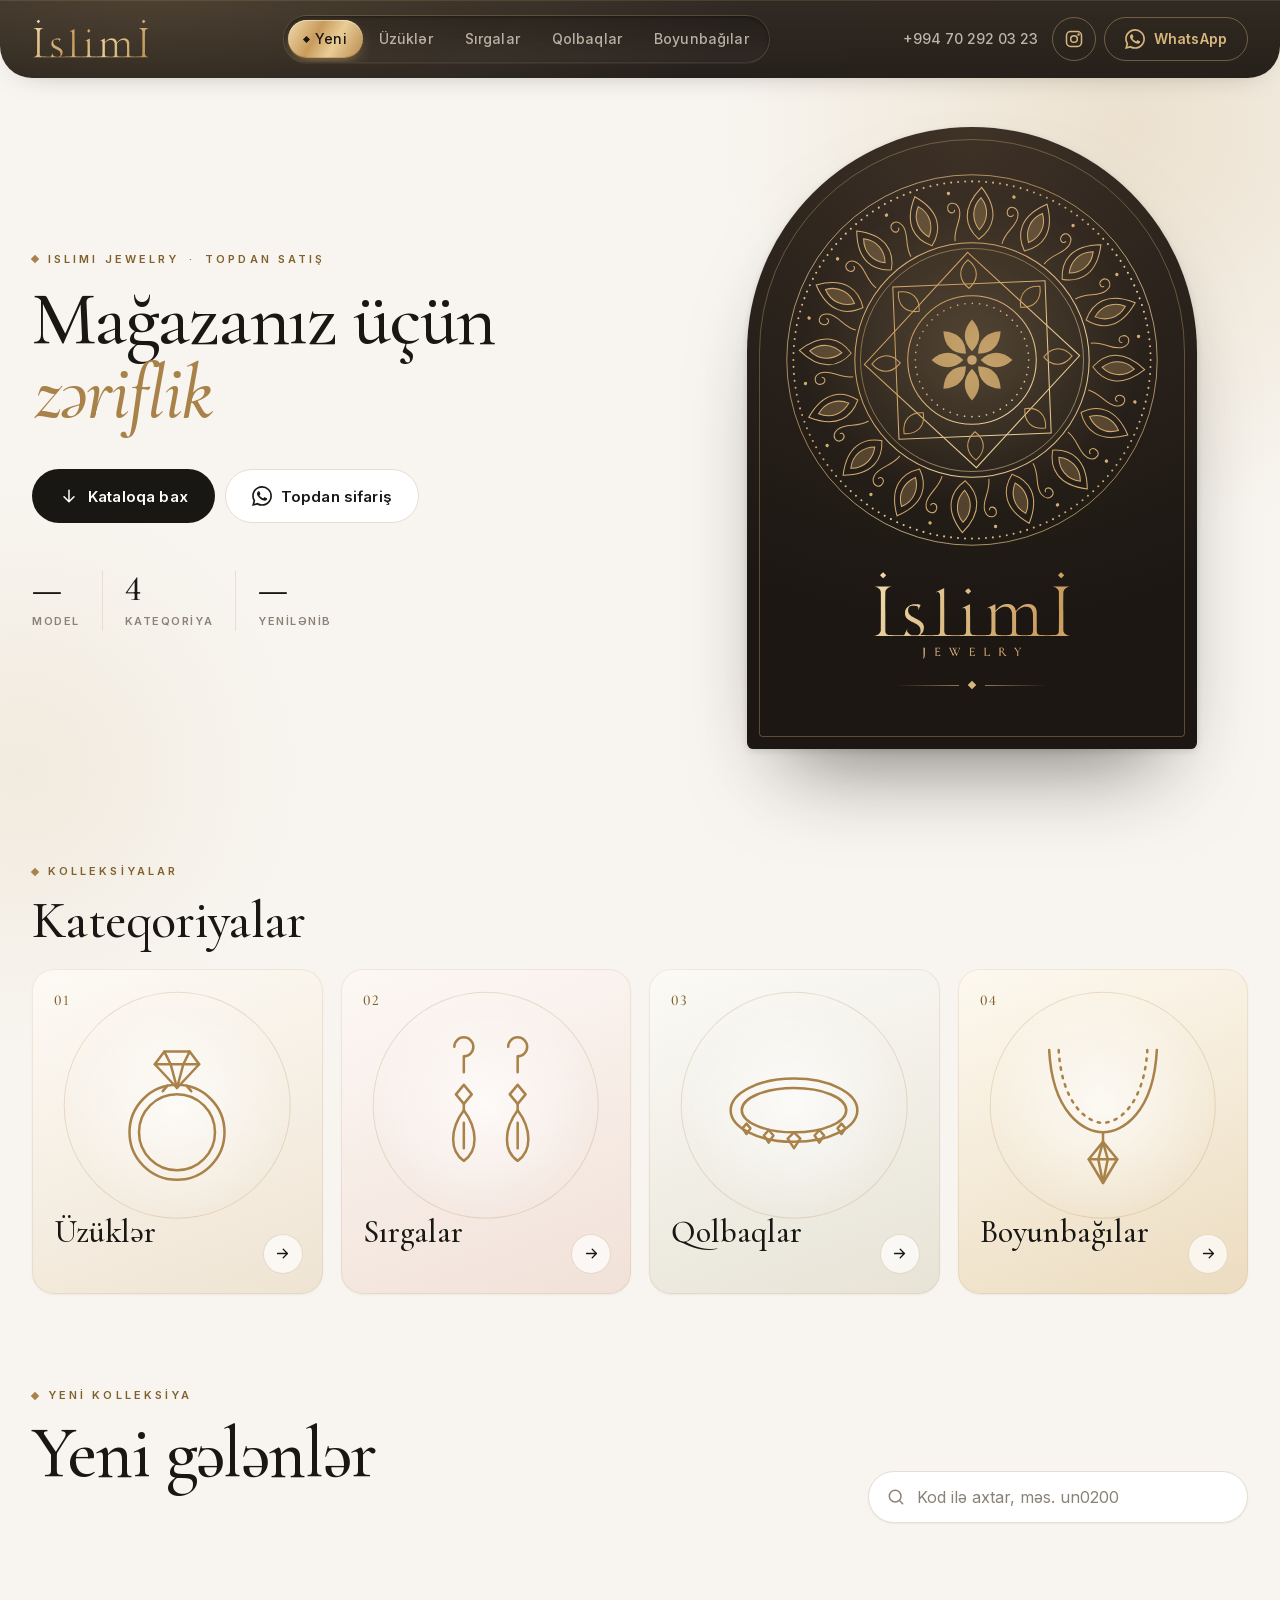
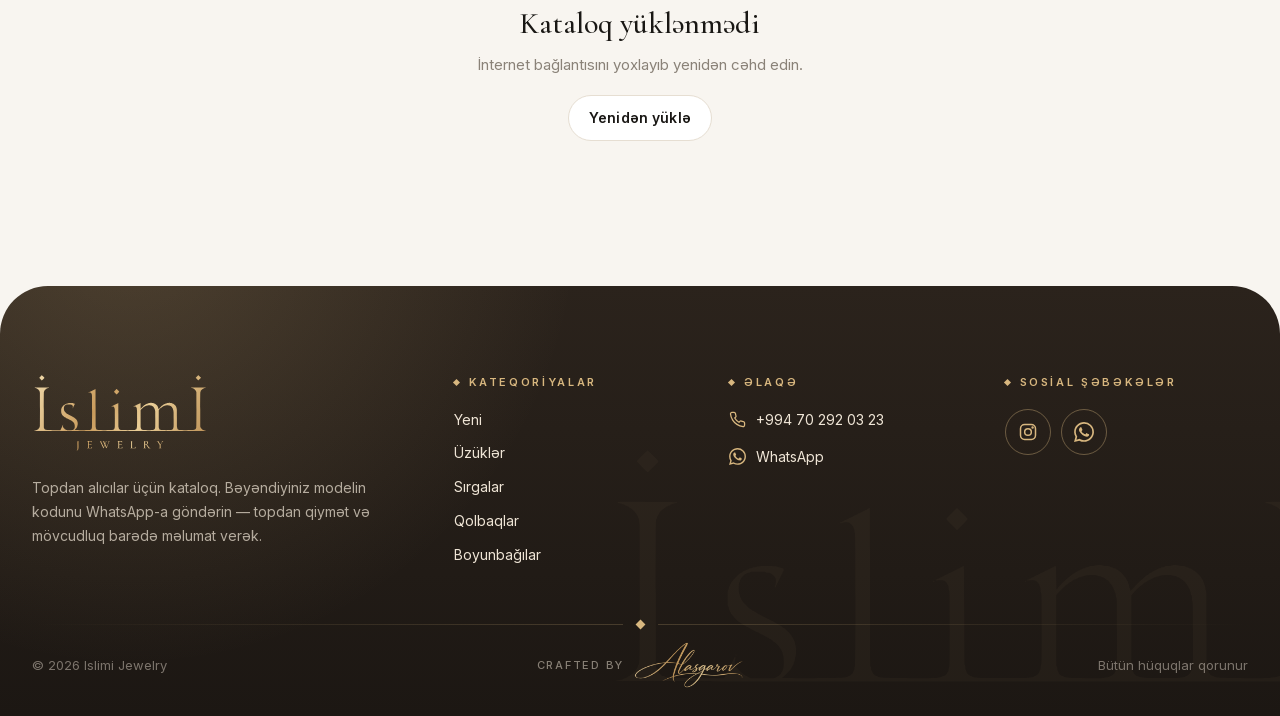
<file: index.html>
<!DOCTYPE html>
<html lang="az">
<head>
  <meta charset="UTF-8" />
  <meta name="viewport" content="width=device-width, initial-scale=1, viewport-fit=cover" />
  <title>Islimi Jewelry — topdan zinət əşyaları kataloqu</title>
  <meta name="description" content="Islimi Jewelry — topdan alıcılar üçün kataloq: üzüklər, sırgalar, qolbaqlar və boyunbağılar. Modelin kodunu WhatsApp-a göndərin." />
  <meta name="theme-color" content="#2b231c" />
  <link rel="canonical" href="https://catalog.islimi.az/" />
  <meta property="og:type" content="website" />
  <meta property="og:site_name" content="Islimi Jewelry" />
  <meta property="og:title" content="Islimi Jewelry — topdan zinət əşyaları kataloqu" />
  <meta property="og:description" content="Islimi Jewelry — topdan alıcılar üçün kataloq: üzüklər, sırgalar, qolbaqlar və boyunbağılar. Modelin kodunu WhatsApp-a göndərin." />
  <meta property="og:url" content="https://catalog.islimi.az/" />
  <meta property="og:image" content="https://catalog.islimi.az/assets/og.jpg" />
  <meta property="og:image:width" content="1200" />
  <meta property="og:image:height" content="630" />
  <meta property="og:locale" content="az_AZ" />
  <meta name="twitter:card" content="summary_large_image" />
  <link rel="icon" href="data:image/svg+xml,%3Csvg xmlns='http://www.w3.org/2000/svg' viewBox='0 0 64 64'%3E%3Crect width='64' height='64' rx='16' fill='%23191714'/%3E%3Crect x='23' y='23' width='18' height='18' fill='%23c9a76f' transform='rotate(45 32 32)'/%3E%3C/svg%3E" />
  <link rel="apple-touch-icon" href="/assets/apple-touch-icon.png" />

  <link rel="preconnect" href="https://video.islimi.az" />
  <link rel="preload" href="/assets/fonts/cormorant-garamond-v4.woff2" as="font" type="font/woff2" crossorigin />
  <link rel="preload" href="/assets/fonts/inter-v4.woff2" as="font" type="font/woff2" crossorigin />
  <link rel="stylesheet" href="/assets/catalog.css?v=079d27b0" />
  <script defer src="/assets/catalog.js?v=df672673"></script>

  <script type="text/javascript">
    (function(c,l,a,r,i,t,y){
        c[a]=c[a]||function(){(c[a].q=c[a].q||[]).push(arguments)};
        t=l.createElement(r);t.async=1;t.src="https://www.clarity.ms/tag/"+i;
        y=l.getElementsByTagName(r)[0];y.parentNode.insertBefore(t,y);
    })(window, document, "clarity", "script", "shfkj35kk3");
  </script>
</head>
<body class="is-home">
  <a class="skip" href="#grid">Kataloqa keç</a>

  <header class="header" id="header">
    <div class="header__inner wrap">
      <a class="header__logo" href="/" aria-label="Islimi Jewelry — ana səhifə"><span class="logo-mark" role="img" aria-label="Islimi"></span></a>
      <nav class="cats" id="cats" aria-label="Kateqoriyalar">
        <span class="cats__pill" aria-hidden="true"></span>
        <a class="chip" href="/" data-slug="" aria-current="page"><span class="diamond" aria-hidden="true"></span>Yeni</a>
        <a class="chip" href="/uzukler" data-slug="uzukler">Üzüklər <span class="chip__count"></span></a>
        <a class="chip" href="/sirqalar" data-slug="sirqalar">Sırgalar <span class="chip__count"></span></a>
        <a class="chip" href="/qolbaqlar" data-slug="qolbaqlar">Qolbaqlar <span class="chip__count"></span></a>
        <a class="chip" href="/boyunbagilar" data-slug="boyunbagilar">Boyunbağılar <span class="chip__count"></span></a>
      </nav>
      <div class="header__actions">
        <a class="header__phone" href="tel:+994702920323">+994 70 292 03 23</a>
        <a class="icon-btn header__call" href="tel:+994702920323" aria-label="Zəng edin: +994 70 292 03 23"><svg class="icon" viewBox="0 0 24 24" fill="none" stroke="currentColor" stroke-width="1.8" stroke-linecap="round" stroke-linejoin="round" aria-hidden="true"><path d="M22 16.92v3a2 2 0 0 1-2.18 2 19.79 19.79 0 0 1-8.63-3.07 19.5 19.5 0 0 1-6-6 19.79 19.79 0 0 1-3.07-8.67A2 2 0 0 1 4.11 2h3a2 2 0 0 1 2 1.72c.13.96.36 1.9.7 2.81a2 2 0 0 1-.45 2.11L8.09 9.91a16 16 0 0 0 6 6l1.27-1.27a2 2 0 0 1 2.11-.45c.91.34 1.85.57 2.81.7A2 2 0 0 1 22 16.92z"/></svg></a>
        <a class="icon-btn" href="https://www.instagram.com/islimi_jewellery/" target="_blank" rel="noopener" aria-label="Instagram"><svg class="icon" viewBox="0 0 24 24" fill="none" stroke="currentColor" stroke-width="1.8" stroke-linecap="round" stroke-linejoin="round" aria-hidden="true"><rect x="3" y="3" width="18" height="18" rx="5"/><circle cx="12" cy="12" r="4"/><circle cx="17.5" cy="6.5" r=".6" fill="currentColor"/></svg></a>
        <a class="btn btn--wa header__wa" href="https://wa.me/994702920323?text=Salam%21" target="_blank" rel="noopener" aria-label="WhatsApp ilə yazın"><svg class="icon" viewBox="0 0 24 24" fill="currentColor" aria-hidden="true"><path d="M17.47 14.38c-.3-.15-1.76-.87-2.03-.97-.27-.1-.47-.15-.67.15-.2.3-.77.97-.94 1.16-.17.2-.35.22-.64.08-.3-.15-1.26-.47-2.39-1.48-.88-.79-1.48-1.76-1.65-2.06-.17-.3-.02-.46.13-.6.13-.14.3-.35.45-.52.15-.18.2-.3.3-.5.1-.2.05-.37-.03-.52-.07-.15-.67-1.61-.92-2.2-.24-.58-.49-.5-.67-.51h-.57c-.2 0-.52.07-.79.37-.27.3-1.04 1.02-1.04 2.48 0 1.46 1.07 2.88 1.21 3.07.15.2 2.1 3.2 5.08 4.49.71.31 1.26.49 1.7.63.71.22 1.36.19 1.87.12.57-.09 1.76-.72 2-1.41.25-.7.25-1.29.18-1.42-.08-.12-.28-.2-.57-.35M12.05 21.79h-.01a9.87 9.87 0 0 1-5.03-1.38l-.36-.21-3.74.98 1-3.65-.24-.37a9.86 9.86 0 0 1-1.51-5.26c0-5.45 4.44-9.88 9.89-9.88 2.64 0 5.12 1.03 6.99 2.9a9.83 9.83 0 0 1 2.89 6.99c0 5.45-4.44 9.88-9.88 9.88m8.41-18.3A11.82 11.82 0 0 0 12.05 0C5.5 0 .16 5.34.16 11.89c0 2.1.55 4.14 1.59 5.95L.06 24l6.3-1.65a11.88 11.88 0 0 0 5.69 1.45c6.55 0 11.89-5.34 11.89-11.89 0-3.18-1.24-6.17-3.48-8.42"/></svg><span>WhatsApp</span></a>
      </div>
    </div>
  </header>

  <main>
    <section class="hero home-only is-loading" id="hero">
      <div class="wrap hero__grid">
        <div class="hero__text reveal">
          <p class="eyebrow"><span class="diamond" aria-hidden="true"></span><span lang="en">Islimi Jewelry</span><span aria-hidden="true">·</span><span>Topdan satış</span></p>
          <h1 class="hero__title">Mağazanız üçün <em>zəriflik</em></h1>
          <div class="hero__cta">
            <a class="btn btn--dark btn--lg" href="#catalog" data-scroll><svg class="icon" viewBox="0 0 24 24" fill="none" stroke="currentColor" stroke-width="1.8" stroke-linecap="round" stroke-linejoin="round" aria-hidden="true"><path d="M12 5v14M6 13l6 6 6-6"/></svg>Kataloqa bax</a>
            <a class="btn btn--ghost btn--lg" href="https://wa.me/994702920323?text=Salam%21" target="_blank" rel="noopener"><svg class="icon" viewBox="0 0 24 24" fill="currentColor" aria-hidden="true"><path d="M17.47 14.38c-.3-.15-1.76-.87-2.03-.97-.27-.1-.47-.15-.67.15-.2.3-.77.97-.94 1.16-.17.2-.35.22-.64.08-.3-.15-1.26-.47-2.39-1.48-.88-.79-1.48-1.76-1.65-2.06-.17-.3-.02-.46.13-.6.13-.14.3-.35.45-.52.15-.18.2-.3.3-.5.1-.2.05-.37-.03-.52-.07-.15-.67-1.61-.92-2.2-.24-.58-.49-.5-.67-.51h-.57c-.2 0-.52.07-.79.37-.27.3-1.04 1.02-1.04 2.48 0 1.46 1.07 2.88 1.21 3.07.15.2 2.1 3.2 5.08 4.49.71.31 1.26.49 1.7.63.71.22 1.36.19 1.87.12.57-.09 1.76-.72 2-1.41.25-.7.25-1.29.18-1.42-.08-.12-.28-.2-.57-.35M12.05 21.79h-.01a9.87 9.87 0 0 1-5.03-1.38l-.36-.21-3.74.98 1-3.65-.24-.37a9.86 9.86 0 0 1-1.51-5.26c0-5.45 4.44-9.88 9.89-9.88 2.64 0 5.12 1.03 6.99 2.9a9.83 9.83 0 0 1 2.89 6.99c0 5.45-4.44 9.88-9.88 9.88m8.41-18.3A11.82 11.82 0 0 0 12.05 0C5.5 0 .16 5.34.16 11.89c0 2.1.55 4.14 1.59 5.95L.06 24l6.3-1.65a11.88 11.88 0 0 0 5.69 1.45c6.55 0 11.89-5.34 11.89-11.89 0-3.18-1.24-6.17-3.48-8.42"/></svg>Topdan sifariş</a>
          </div>
          <dl class="hero__stats">
            <div class="stat"><dt class="stat__label">model</dt><dd class="stat__num" id="statTotal"></dd></div>
            <div class="stat"><dt class="stat__label">kateqoriya</dt><dd class="stat__num">4</dd></div>
            <div class="stat"><dt class="stat__label">yenilənib</dt><dd class="stat__num" id="statUpdated"></dd></div>
          </dl>
        </div>
        <div class="hero__visual reveal" aria-hidden="true">
          <div class="hero__arch">
            <img class="hero__orn" src="/assets/ornament.svg" alt="" width="400" height="400" />
            <span class="logo-mark logo-mark--full hero__mark"></span>
            <span class="hero__rule"><span class="diamond"></span></span>
            <span class="hero__spark" style="--x: 14%; --y: 64%; --d: 0s"></span>
            <span class="hero__spark" style="--x: 84%; --y: 58%; --d: 1.6s"></span>
            <span class="hero__spark" style="--x: 22%; --y: 90%; --d: 3.1s"></span>
          </div>
        </div>
      </div>
    </section>

    <section class="section home-only reveal">
      <div class="wrap">
        <div class="section-head">
          <div>
            <p class="eyebrow"><span class="diamond" aria-hidden="true"></span>Kolleksiyalar</p>
            <h2 class="section-title">Kateqoriyalar</h2>
          </div>
        </div>
        <div class="tiles" id="tiles">
          <a class="tile tile--uzukler" href="/uzukler" data-slug="uzukler">
            <span class="tile__index">01</span>
            <span class="tile__icon" aria-hidden="true"><svg viewBox="0 0 120 120" fill="none" stroke="currentColor" stroke-width="1.6" stroke-linecap="round" stroke-linejoin="round"><circle cx="60" cy="76" r="30"/><circle cx="60" cy="76" r="24"/><path d="M46 33 52 25h16l6 8-14 15z"/><path d="M46 33h28M52 25l4 8 4 15 4-15 4-8"/><path d="M54 46.5l-3 3.5M66 46.5l3 3.5"/></svg></span>
            <span class="tile__body"><span><span class="tile__name">Üzüklər</span><span class="tile__count" data-count="uzukler">&nbsp;</span></span><span class="tile__arrow"><svg class="icon" viewBox="0 0 24 24" fill="none" stroke="currentColor" stroke-width="1.8" stroke-linecap="round" stroke-linejoin="round" aria-hidden="true"><path d="M5 12h14M13 6l6 6-6 6"/></svg></span></span>
          </a>
          <a class="tile tile--sirqalar" href="/sirqalar" data-slug="sirqalar">
            <span class="tile__index">02</span>
            <span class="tile__icon" aria-hidden="true"><svg viewBox="0 0 120 120" fill="none" stroke="currentColor" stroke-width="1.6" stroke-linecap="round" stroke-linejoin="round"><path d="M40 22a6 6 0 1 1 6 6v10"/><path d="M46 46l5 6-5 6-5-6z"/><path d="M46 58v4"/><path d="M46 62c-9 12-9 26 0 32 9-6 9-20 0-32z"/><path d="M46 70v16"/><path d="M74 22a6 6 0 1 1 6 6v10"/><path d="M80 46l5 6-5 6-5-6z"/><path d="M80 58v4"/><path d="M80 62c-9 12-9 26 0 32 9-6 9-20 0-32z"/><path d="M80 70v16"/></svg></span>
            <span class="tile__body"><span><span class="tile__name">Sırgalar</span><span class="tile__count" data-count="sirqalar">&nbsp;</span></span><span class="tile__arrow"><svg class="icon" viewBox="0 0 24 24" fill="none" stroke="currentColor" stroke-width="1.8" stroke-linecap="round" stroke-linejoin="round" aria-hidden="true"><path d="M5 12h14M13 6l6 6-6 6"/></svg></span></span>
          </a>
          <a class="tile tile--qolbaqlar" href="/qolbaqlar" data-slug="qolbaqlar">
            <span class="tile__index">03</span>
            <span class="tile__icon" aria-hidden="true"><svg viewBox="0 0 120 120" fill="none" stroke="currentColor" stroke-width="1.6" stroke-linecap="round" stroke-linejoin="round"><ellipse cx="60" cy="62" rx="40" ry="20"/><ellipse cx="60" cy="62" rx="33" ry="14"/><path d="M60 76l4 4-4 6-4-6z"/><path d="M44 74.5l3 3.5-3 4.5-3-4.5zM76 74.5l3 3.5-3 4.5-3-4.5z"/><path d="M30 70.5l2.5 3-2.5 3.5-2.5-3.5zM90 70.5l2.5 3-2.5 3.5-2.5-3.5z"/></svg></span>
            <span class="tile__body"><span><span class="tile__name">Qolbaqlar</span><span class="tile__count" data-count="qolbaqlar">&nbsp;</span></span><span class="tile__arrow"><svg class="icon" viewBox="0 0 24 24" fill="none" stroke="currentColor" stroke-width="1.8" stroke-linecap="round" stroke-linejoin="round" aria-hidden="true"><path d="M5 12h14M13 6l6 6-6 6"/></svg></span></span>
          </a>
          <a class="tile tile--boyunbagilar" href="/boyunbagilar" data-slug="boyunbagilar">
            <span class="tile__index">04</span>
            <span class="tile__icon" aria-hidden="true"><svg viewBox="0 0 120 120" fill="none" stroke="currentColor" stroke-width="1.6" stroke-linecap="round" stroke-linejoin="round"><path d="M26 24c2 40 22 52 34 52s32-12 34-52"/><path d="M32 24c2 34 18 46 28 46s26-12 28-46" stroke-dasharray="1.5 4"/><path d="M60 76v6"/><path d="M60 82l9 11-9 15-9-15z"/><path d="M51 93h18M60 82l-3 11 3 15 3-15z"/></svg></span>
            <span class="tile__body"><span><span class="tile__name">Boyunbağılar</span><span class="tile__count" data-count="boyunbagilar">&nbsp;</span></span><span class="tile__arrow"><svg class="icon" viewBox="0 0 24 24" fill="none" stroke="currentColor" stroke-width="1.8" stroke-linecap="round" stroke-linejoin="round" aria-hidden="true"><path d="M5 12h14M13 6l6 6-6 6"/></svg></span></span>
          </a>
        </div>
      </div>
    </section>

    <section class="wrap" id="catalog">
      <div class="intro">
        <div>
          <p class="eyebrow" id="pageEyebrow"><span class="diamond" aria-hidden="true"></span>Yeni kolleksiya</p>
          <h2 class="intro__title" id="pageTitle">Yeni gələnlər</h2>
          <p class="intro__meta" id="pageMeta" aria-live="polite"></p>
        </div>
        <div class="intro__tools">
          <label class="search" role="search">
            <svg class="icon" viewBox="0 0 24 24" fill="none" stroke="currentColor" stroke-width="1.8" stroke-linecap="round" stroke-linejoin="round" aria-hidden="true"><circle cx="11" cy="11" r="7"/><path d="m20 20-3.5-3.5"/></svg>
            <input id="search" type="search" placeholder="Kod ilə axtar, məs. un0200" autocomplete="off" autocapitalize="off" spellcheck="false" enterkeyhint="search" aria-label="Kod ilə axtar" />
            <button class="search__clear" id="searchClear" type="button" aria-label="Təmizlə" hidden><svg class="icon" viewBox="0 0 24 24" fill="none" stroke="currentColor" stroke-width="2" stroke-linecap="round" stroke-linejoin="round" aria-hidden="true"><path d="M6 6l12 12M18 6 6 18"/></svg></button>
          </label>
          <div class="sort" id="sort" role="group" aria-label="Sıralama" hidden>
            <span class="sort__label">Sırala</span>
            <button class="sort__btn" type="button" data-sort="new" aria-pressed="true">Yeni</button>
            <button class="sort__btn" type="button" data-sort="pop" aria-pressed="false">Populyar</button>
            <button class="sort__btn" type="button" data-sort="code" aria-pressed="false">Kod</button>
          </div>
        </div>
      </div>

      <div class="grid" id="grid"></div>
      <div class="status" id="status" aria-live="polite"></div>
      <button class="btn btn--outline more" id="more" type="button" hidden>Daha çox göstər</button>
      <div class="sentinel" id="sentinel" aria-hidden="true"></div>
    </section>

  </main>

  <footer class="footer">
    <div class="wrap">
      <div class="footer__grid">
        <div class="footer__about">
          <a href="/" class="footer__logo" aria-label="Islimi Jewelry"><span class="logo-mark logo-mark--full" role="img" aria-label="Islimi Jewelry"></span></a>
          <p>Topdan alıcılar üçün kataloq. Bəyəndiyiniz modelin kodunu WhatsApp-a göndərin — topdan qiymət və mövcudluq barədə məlumat verək.</p>
        </div>
        <div>
          <h4>Kateqoriyalar</h4>
          <ul class="footer__cats">
            <li><a href="/">Yeni</a></li>
            <li><a href="/uzukler">Üzüklər</a></li>
            <li><a href="/sirqalar">Sırgalar</a></li>
            <li><a href="/qolbaqlar">Qolbaqlar</a></li>
            <li><a href="/boyunbagilar">Boyunbağılar</a></li>
          </ul>
        </div>
        <div>
          <h4>Əlaqə</h4>
          <ul>
            <li><a class="contact" href="tel:+994702920323"><svg class="icon" viewBox="0 0 24 24" fill="none" stroke="currentColor" stroke-width="1.8" stroke-linecap="round" stroke-linejoin="round" aria-hidden="true"><path d="M22 16.92v3a2 2 0 0 1-2.18 2 19.79 19.79 0 0 1-8.63-3.07 19.5 19.5 0 0 1-6-6 19.79 19.79 0 0 1-3.07-8.67A2 2 0 0 1 4.11 2h3a2 2 0 0 1 2 1.72c.13.96.36 1.9.7 2.81a2 2 0 0 1-.45 2.11L8.09 9.91a16 16 0 0 0 6 6l1.27-1.27a2 2 0 0 1 2.11-.45c.91.34 1.85.57 2.81.7A2 2 0 0 1 22 16.92z"/></svg>+994 70 292 03 23</a></li>
            <li><a class="contact" href="https://wa.me/994702920323?text=Salam%21" target="_blank" rel="noopener"><svg class="icon" viewBox="0 0 24 24" fill="currentColor" aria-hidden="true"><path d="M17.47 14.38c-.3-.15-1.76-.87-2.03-.97-.27-.1-.47-.15-.67.15-.2.3-.77.97-.94 1.16-.17.2-.35.22-.64.08-.3-.15-1.26-.47-2.39-1.48-.88-.79-1.48-1.76-1.65-2.06-.17-.3-.02-.46.13-.6.13-.14.3-.35.45-.52.15-.18.2-.3.3-.5.1-.2.05-.37-.03-.52-.07-.15-.67-1.61-.92-2.2-.24-.58-.49-.5-.67-.51h-.57c-.2 0-.52.07-.79.37-.27.3-1.04 1.02-1.04 2.48 0 1.46 1.07 2.88 1.21 3.07.15.2 2.1 3.2 5.08 4.49.71.31 1.26.49 1.7.63.71.22 1.36.19 1.87.12.57-.09 1.76-.72 2-1.41.25-.7.25-1.29.18-1.42-.08-.12-.28-.2-.57-.35M12.05 21.79h-.01a9.87 9.87 0 0 1-5.03-1.38l-.36-.21-3.74.98 1-3.65-.24-.37a9.86 9.86 0 0 1-1.51-5.26c0-5.45 4.44-9.88 9.89-9.88 2.64 0 5.12 1.03 6.99 2.9a9.83 9.83 0 0 1 2.89 6.99c0 5.45-4.44 9.88-9.88 9.88m8.41-18.3A11.82 11.82 0 0 0 12.05 0C5.5 0 .16 5.34.16 11.89c0 2.1.55 4.14 1.59 5.95L.06 24l6.3-1.65a11.88 11.88 0 0 0 5.69 1.45c6.55 0 11.89-5.34 11.89-11.89 0-3.18-1.24-6.17-3.48-8.42"/></svg>WhatsApp</a></li>
            <li class="contact-ig"><a class="contact" href="https://www.instagram.com/islimi_jewellery/" target="_blank" rel="noopener"><svg class="icon" viewBox="0 0 24 24" fill="none" stroke="currentColor" stroke-width="1.8" stroke-linecap="round" stroke-linejoin="round" aria-hidden="true"><rect x="3" y="3" width="18" height="18" rx="5"/><circle cx="12" cy="12" r="4"/><circle cx="17.5" cy="6.5" r=".6" fill="currentColor"/></svg>@islimi_jewellery</a></li>
          </ul>
        </div>
        <div>
          <h4>Sosial şəbəkələr</h4>
          <div class="footer__social">
            <a href="https://www.instagram.com/islimi_jewellery/" target="_blank" rel="noopener" aria-label="Instagram"><svg class="icon" viewBox="0 0 24 24" fill="none" stroke="currentColor" stroke-width="1.8" stroke-linecap="round" stroke-linejoin="round" aria-hidden="true"><rect x="3" y="3" width="18" height="18" rx="5"/><circle cx="12" cy="12" r="4"/><circle cx="17.5" cy="6.5" r=".6" fill="currentColor"/></svg></a>
            <a href="https://wa.me/994702920323?text=Salam%21" target="_blank" rel="noopener" aria-label="WhatsApp"><svg class="icon" viewBox="0 0 24 24" fill="currentColor" aria-hidden="true"><path d="M17.47 14.38c-.3-.15-1.76-.87-2.03-.97-.27-.1-.47-.15-.67.15-.2.3-.77.97-.94 1.16-.17.2-.35.22-.64.08-.3-.15-1.26-.47-2.39-1.48-.88-.79-1.48-1.76-1.65-2.06-.17-.3-.02-.46.13-.6.13-.14.3-.35.45-.52.15-.18.2-.3.3-.5.1-.2.05-.37-.03-.52-.07-.15-.67-1.61-.92-2.2-.24-.58-.49-.5-.67-.51h-.57c-.2 0-.52.07-.79.37-.27.3-1.04 1.02-1.04 2.48 0 1.46 1.07 2.88 1.21 3.07.15.2 2.1 3.2 5.08 4.49.71.31 1.26.49 1.7.63.71.22 1.36.19 1.87.12.57-.09 1.76-.72 2-1.41.25-.7.25-1.29.18-1.42-.08-.12-.28-.2-.57-.35M12.05 21.79h-.01a9.87 9.87 0 0 1-5.03-1.38l-.36-.21-3.74.98 1-3.65-.24-.37a9.86 9.86 0 0 1-1.51-5.26c0-5.45 4.44-9.88 9.89-9.88 2.64 0 5.12 1.03 6.99 2.9a9.83 9.83 0 0 1 2.89 6.99c0 5.45-4.44 9.88-9.88 9.88m8.41-18.3A11.82 11.82 0 0 0 12.05 0C5.5 0 .16 5.34.16 11.89c0 2.1.55 4.14 1.59 5.95L.06 24l6.3-1.65a11.88 11.88 0 0 0 5.69 1.45c6.55 0 11.89-5.34 11.89-11.89 0-3.18-1.24-6.17-3.48-8.42"/></svg></a>
          </div>
        </div>
      </div>
      <div class="footer__divider" aria-hidden="true"><span class="diamond"></span></div>
      <div class="footer__bottom">
        <span class="footer__copy">© <span data-year>2026</span> Islimi Jewelry</span>
        <a class="sig" href="https://alasgarov.com" target="_blank" rel="noopener" aria-label="Crafted by Alasgarov"><span>Crafted by</span><svg viewBox="0 0 380 160" aria-hidden="true"><mask id="islSigMask"><g fill="none" stroke="#fff" stroke-linecap="round" stroke-linejoin="round"><path d="M5,115.8l.4,2.4l.6,1.6l1.8,2.1l2,1.3l2.2,1l4.2,.8l4.8,.5l4,0l7-1l4.2-.9l4.3-1.2l5.5-1.9l9-3.8l11.5-6.5l12.3-8.3l10.2-8.4l6.8-6l10-9.7l1.8-2l1.3-2.8l5.2-2.8l1-2.2l2.1-2.5l16.6-18l9.2-9.7l15.5-15.3l8-7.1l7.7-6.1l3.8-2.4l3.8-.9l.8,.5l.1,0l4.8-2l-4.8,2l.2,.6l-.8,3.7l-8.5,15.2l-8,15.5l-8.9,18.7l-4.5,10.3l-.6,2.2l-2.1,2.8l-.5,2.5l-4.8,12.5l-3.2,9.7l-2.1,7.6l-1.5,6.4l-1.2,8.3l.6,7.3l.6,2.7l1.4,2.3l1.4,1.4" pathLength="1" stroke-width="8.5" class="sig-stroke" style="animation-delay:0.1s;animation-duration:0.35s"/><path d="M5,115.8l.5-2l1.1-2.3l1.8-2.5l3.1-3.4l6.7-5.3l9.3-5.6l11.5-5.6l12.8-5l12.2-4.1l16-4.1l10.5-2l12-1.7l4.5-.2l2.1,.8l5-2.3l1.9,.7l10.8,0l9.7,.6l10.7,1.3l2.6,1.4l1.8-1.2l2.2,1.5l6.2,1.7l3.5,1.3l1.5,.9l.5,0l3-3.2l.7-.2l2.3,.1l1.3-.5l3.7-2.9l10.3-9.5l8-8.7l4.8-6l4.3-6l3.7-6l1.4-3.3l.5-2l-.4-1l-1.1-.6l-1.2,0l-1.3,.5l-4.3,2.7l-7.2,6.9l-3.8,4.2l-7.8,9.8l-7.3,10.5l-4.7,7.5l-1.5,4l-3.9,4.5l-.6,2l-5.8,11.5l-2.8,7.2l-.9,3.6l0,2.4l.6,1.8l.7,.7l1.3,.1l3-1.3l6-5l7.3-6.7l1.7-.5l.7,.2l.8,.7l.5,1.5l.7,.5l2.6-.4l4.4-2.9l6-5l3.7-1.3l1.8-2.4l.3-1.2l-.2-.6l3.7-.9l-3.7,.9l0-.2l-.8-1.4l-.8-.8l-2-.5l-1,.1l-2.7,1l-3.7,2.5l-3,2.7l-2.6,3l-2.3,3l-.8,2l.4,1.9l1,.5l2.3-.4l1.2-.6l3.2-2.3l6-5l2.6-.9l.6,.2l.2,.3l-.4,3l.4,2l.5,1.2l.7,.4l1,.1l3-.7l4.7-2.8l6.5-5.1l2.5-1.2l.7-.9l.8-2.3l2.5-2.6l2.5-1.4l1.9-.2l-1.9,.2l-2,1.1l-2,1.7l-1.4,2l-.2,2l.4,1.5l1.9,3l.7,2.5l-.3,2.8l-.8,2l-1.8,2l-3.5,2.5l-3.2,1.3l-2.6,.2l-1.3-.6l-.2-1l.5-1.2l1.6-1.6l3-2.1l4.7-2.6l3.6-.8l1.1-1.5l1.3-.8l2-.6l3.5-1.5l2-.4l.8,.1l.6,.6l.2,1l-1.2,3.2l-.2,2.2l.6,.7l1.2,0l2-.6l1.5-.9l3.3-2.3l6-5.2l1.2-.6l2-.3l.7-1l.1-2l-1-1.2l-1.6-1l-2.2-.2l-2.2,.8l-2,1.1l-7.5,6.2l6.2-5.3l3.5-2.2l2-.6l1.8,0l1.2,.5l1.5,1.4l4-2l-4,2l.4,1l-.2,1.5l-.9,2l-1.3,6.2l-4.3,7.3l-.6,.2l-1.4-.5l-2,.5l-11.7,6.3l-1.7,1.7l-5.4,1.1l-1.6,2l-13,7.8l-8.8,6.3l-7,6.1l-4.6,5l-2.4,3.2l-2,3.8l-1,3.5l.3,2.7l1.5,2.6l2.2,1.4l3,.8l4.8-.2l2.4-.6l4-1.4l6.8-3.6l5.8-4.1l4.7-4.1l5.3-5.2l8.1-10l7-10.8l1.1-3l2.5-2.3l.7-2.5l1.8-3.4l.7-2.5l4.2-6.8l.6-.2l1.3,.2l2-.5l3.7-2.2l2-.5l.7,.3l.4,.6l.2,2.6l.4,1.3l.8,.3l2.2-.6l1.3-.5l2-1.4l6.5-5.2l2.8-.9l.9-.6l1.3-1.7l.6-1.5l0-.1l2.9-.4l-2.9,.4l-.1-.9l-1-1.7l-1.5-.7l-1.8-.1l-3,1.1l-2.4,1.5l-2.6,2.1l-5.8,6.3l-.6,1.5l.2,3l1,.4l3.2-1l8.3-6.4l1-.6l2-.5l.5,.2l.1,.4l-.1,4l.4,1.5l1.1,.9l2-.1l1.3-.4l2-1.1l2.7-1.9l5.3-4.4l2-2l1.3-2.2l1.8-1.6l.7-1l.6-2.2l-.3-.8l-1.1,0l-1.1,.8l-.6,1.2l.1,1.8l.8,.8l1.2,.6l4,.4l.8,.7l.4,1l-.5,2.5l-3.7,6l-1.9,4l.3,2.2l.7,.8l.9,.1l2.3-.5l1.5-.8l4.5-3.2l5-4.1l2-.9l1,0l.5,.4l0,2l.4,2.2l.8,1.4l.8,.3l1.5-.2l2.5-1.2l2.8-2.3l2.3-2.4l1.4-2l1.4-2.8l.3-2.5l-.5-1.3l-1.9-1.1l-1,0l-1,.3l-2,1.3l-2.6,2.3l-4.5,5.7l3.3-4.2l2.5-2.7l2.3-1.8l1.4-.8l1-.2l1,.2l2,1.3l.8,.1l4.8-.5l5.4-1.5l1.8-.1l.7,.4l.4,.6l5.4-3l-5.4,3l-.3,2.3l-3.2,6l-1.6,4.2l-.2,1.5l.1,1.3l.6,.7l.7,.1l1.8-.4l2-1.1l18-16.3l8.2-6.5l6.3-3.6l2.7-1.2l3-.9l1.6-.1" pathLength="1" stroke-width="7.5" class="sig-stroke" style="animation-delay:0.5s;animation-duration:0.95s"/><path d="M99.5,135.5l3.3-2l7.7-3.8l12.5-5.2l10-3.5l3.1-.6l1-1.4l3.7-.4l13.4-3.5l14.8-2.9l12.2-1.7l13.3-1l19.5,.3l2.6,.8l5.2-.8l1.7,.8l7.7,.7l2,1l2.3-1.1l2,.8l13.5,1.8l17.5,1.4l19.5,0l3-.2l16-1.8l20.2-3l7.6-.7l11.7-.3l7,.6l8.5,1.6l3.8,1.1l4.2,1.9l2.2,1.5l2.5,2.3l1.3,2.3l0,2" pathLength="1" stroke-width="7.5" class="sig-stroke" style="animation-delay:1.5s;animation-duration:0.3s"/></g></mask><image href="/assets/alasgarov-gold.webp" width="380" height="160" mask="url(#islSigMask)"/></svg></a>
        <span class="footer__rights">Bütün hüquqlar qorunur</span>
      </div>
    </div>
  </footer>

  <div class="floating">
    <button class="fab fab--top" id="toTop" type="button" aria-label="Yuxarı"><svg class="icon" viewBox="0 0 24 24" fill="none" stroke="currentColor" stroke-width="2" stroke-linecap="round" stroke-linejoin="round" aria-hidden="true"><path d="m18 15-6-6-6 6"/></svg></button>
    <a class="fab fab--wa" href="https://wa.me/994702920323?text=Salam%21" target="_blank" rel="noopener" aria-label="WhatsApp ilə yazın"><svg class="icon" viewBox="0 0 24 24" fill="currentColor" aria-hidden="true"><path d="M17.47 14.38c-.3-.15-1.76-.87-2.03-.97-.27-.1-.47-.15-.67.15-.2.3-.77.97-.94 1.16-.17.2-.35.22-.64.08-.3-.15-1.26-.47-2.39-1.48-.88-.79-1.48-1.76-1.65-2.06-.17-.3-.02-.46.13-.6.13-.14.3-.35.45-.52.15-.18.2-.3.3-.5.1-.2.05-.37-.03-.52-.07-.15-.67-1.61-.92-2.2-.24-.58-.49-.5-.67-.51h-.57c-.2 0-.52.07-.79.37-.27.3-1.04 1.02-1.04 2.48 0 1.46 1.07 2.88 1.21 3.07.15.2 2.1 3.2 5.08 4.49.71.31 1.26.49 1.7.63.71.22 1.36.19 1.87.12.57-.09 1.76-.72 2-1.41.25-.7.25-1.29.18-1.42-.08-.12-.28-.2-.57-.35M12.05 21.79h-.01a9.87 9.87 0 0 1-5.03-1.38l-.36-.21-3.74.98 1-3.65-.24-.37a9.86 9.86 0 0 1-1.51-5.26c0-5.45 4.44-9.88 9.89-9.88 2.64 0 5.12 1.03 6.99 2.9a9.83 9.83 0 0 1 2.89 6.99c0 5.45-4.44 9.88-9.88 9.88m8.41-18.3A11.82 11.82 0 0 0 12.05 0C5.5 0 .16 5.34.16 11.89c0 2.1.55 4.14 1.59 5.95L.06 24l6.3-1.65a11.88 11.88 0 0 0 5.69 1.45c6.55 0 11.89-5.34 11.89-11.89 0-3.18-1.24-6.17-3.48-8.42"/></svg></a>
  </div>

  <div class="toast" id="toast" role="status" aria-live="polite"></div>

  <button class="picks-bar" id="picksBar" type="button" aria-haspopup="dialog" aria-controls="picks" hidden>
    <span class="picks-bar__icon"><svg class="icon" viewBox="0 0 24 24" fill="none" stroke="currentColor" stroke-width="1.8" stroke-linecap="round" stroke-linejoin="round" aria-hidden="true"><path d="M9 6h11M9 12h11M9 18h11"/><path d="M4.5 6h.01M4.5 12h.01M4.5 18h.01" stroke-width="2.6"/></svg></span>
    <span class="picks-bar__text"><b id="picksCount">0</b> model seçilib</span>
    <span class="picks-bar__go">Siyahı<svg class="icon" viewBox="0 0 24 24" fill="none" stroke="currentColor" stroke-width="2" stroke-linecap="round" stroke-linejoin="round" aria-hidden="true"><path d="m18 15-6-6-6 6"/></svg></span>
  </button>

  <div class="picks" id="picks" role="dialog" aria-modal="true" aria-labelledby="picksTitle" hidden>
    <div class="picks__backdrop" data-picks-close></div>
    <div class="picks__panel">
      <div class="picks__head">
        <div>
          <p class="eyebrow"><span class="diamond" aria-hidden="true"></span>Topdan sifariş</p>
          <h2 class="picks__title" id="picksTitle">Seçilmiş modellər</h2>
          <p class="picks__sub" id="picksSub"></p>
        </div>
        <button class="picks__close" type="button" data-picks-close aria-label="Bağla"><svg class="icon" viewBox="0 0 24 24" fill="none" stroke="currentColor" stroke-width="2" stroke-linecap="round" stroke-linejoin="round" aria-hidden="true"><path d="M6 6l12 12M18 6 6 18"/></svg></button>
      </div>
      <ol class="picks__list" id="picksList"></ol>
      <div class="picks__foot">
        <p class="picks__note" id="picksNote" hidden></p>
        <div class="picks__send" id="picksSend"></div>
        <button class="btn btn--outline btn--block picks__clear" id="picksClear" type="button">Hamısını sil</button>
      </div>
    </div>
  </div>

  <div class="lb" id="lb" role="dialog" aria-modal="true" aria-labelledby="lbCode" hidden>
    <div class="lb__backdrop" data-close></div>
    <div class="lb__panel">
      <button class="lb__close" type="button" data-close aria-label="Bağla"><svg class="icon" viewBox="0 0 24 24" fill="none" stroke="currentColor" stroke-width="2" stroke-linecap="round" stroke-linejoin="round" aria-hidden="true"><path d="M6 6l12 12M18 6 6 18"/></svg></button>
      <div class="lb__media">
        <video id="lbVideo" playsinline muted loop tabindex="0" aria-label="Video: oynat və ya dayandır"></video>
        <button class="lb__nav lb__nav--prev" id="lbPrev" type="button" aria-label="Əvvəlki"><svg class="icon" viewBox="0 0 24 24" fill="none" stroke="currentColor" stroke-width="2" stroke-linecap="round" stroke-linejoin="round" aria-hidden="true"><path d="m15 18-6-6 6-6"/></svg></button>
        <button class="lb__nav lb__nav--next" id="lbNext" type="button" aria-label="Növbəti"><svg class="icon" viewBox="0 0 24 24" fill="none" stroke="currentColor" stroke-width="2" stroke-linecap="round" stroke-linejoin="round" aria-hidden="true"><path d="m9 18 6-6-6-6"/></svg></button>
        <span class="lb__counter" id="lbCounter"></span>
      </div>
      <div class="lb__info">
        <p class="eyebrow lb__cat"><span class="diamond" aria-hidden="true"></span><span id="lbCat"></span></p>
        <h2 class="lb__code" id="lbCode"></h2>
        <p class="lb__date" id="lbDate"></p>
        <div class="lb__actions">
          <div class="lb__row">
            <button class="btn btn--ghost" id="lbFull" type="button"><svg class="icon" viewBox="0 0 24 24" fill="none" stroke="currentColor" stroke-width="1.8" stroke-linecap="round" stroke-linejoin="round" aria-hidden="true"><path d="M8 3H5a2 2 0 0 0-2 2v3M21 8V5a2 2 0 0 0-2-2h-3M3 16v3a2 2 0 0 0 2 2h3M16 21h3a2 2 0 0 0 2-2v-3"/></svg>Tam ekranda bax</button>
            <button class="btn btn--ghost" id="lbShare" type="button"><svg class="icon" viewBox="0 0 24 24" fill="none" stroke="currentColor" stroke-width="1.8" stroke-linecap="round" stroke-linejoin="round" aria-hidden="true"><path d="M12 3v12M7 8l5-5 5 5"/><path d="M5 13v5a3 3 0 0 0 3 3h8a3 3 0 0 0 3-3v-5"/></svg>Paylaş</button>
          </div>
          <button class="btn btn--ghost btn--block lb__pick" id="lbPick" type="button" aria-pressed="false"><svg class="icon pick-icon--add" viewBox="0 0 24 24" fill="none" stroke="currentColor" stroke-width="2" stroke-linecap="round" stroke-linejoin="round" aria-hidden="true"><path d="M12 5v14M5 12h14"/></svg><svg class="icon pick-icon--on" viewBox="0 0 24 24" fill="none" stroke="currentColor" stroke-width="2.2" stroke-linecap="round" stroke-linejoin="round" aria-hidden="true"><path d="m5 12.5 4.5 4.5L19 7.5"/></svg><span>Siyahıya əlavə et</span></button>
          <a class="btn btn--wa btn--block" id="lbWa" href="#" target="_blank" rel="noopener"><svg class="icon" viewBox="0 0 24 24" fill="currentColor" aria-hidden="true"><path d="M17.47 14.38c-.3-.15-1.76-.87-2.03-.97-.27-.1-.47-.15-.67.15-.2.3-.77.97-.94 1.16-.17.2-.35.22-.64.08-.3-.15-1.26-.47-2.39-1.48-.88-.79-1.48-1.76-1.65-2.06-.17-.3-.02-.46.13-.6.13-.14.3-.35.45-.52.15-.18.2-.3.3-.5.1-.2.05-.37-.03-.52-.07-.15-.67-1.61-.92-2.2-.24-.58-.49-.5-.67-.51h-.57c-.2 0-.52.07-.79.37-.27.3-1.04 1.02-1.04 2.48 0 1.46 1.07 2.88 1.21 3.07.15.2 2.1 3.2 5.08 4.49.71.31 1.26.49 1.7.63.71.22 1.36.19 1.87.12.57-.09 1.76-.72 2-1.41.25-.7.25-1.29.18-1.42-.08-.12-.28-.2-.57-.35M12.05 21.79h-.01a9.87 9.87 0 0 1-5.03-1.38l-.36-.21-3.74.98 1-3.65-.24-.37a9.86 9.86 0 0 1-1.51-5.26c0-5.45 4.44-9.88 9.89-9.88 2.64 0 5.12 1.03 6.99 2.9a9.83 9.83 0 0 1 2.89 6.99c0 5.45-4.44 9.88-9.88 9.88m8.41-18.3A11.82 11.82 0 0 0 12.05 0C5.5 0 .16 5.34.16 11.89c0 2.1.55 4.14 1.59 5.95L.06 24l6.3-1.65a11.88 11.88 0 0 0 5.69 1.45c6.55 0 11.89-5.34 11.89-11.89 0-3.18-1.24-6.17-3.48-8.42"/></svg>WhatsApp ilə sifariş et</a>
          <p class="lb__hint"><span class="diamond" aria-hidden="true"></span>Adətən bir neçə dəqiqə ərzində cavab veririk.</p>
        </div>
      </div>
    </div>
  </div>
</body>
</html>
</file>
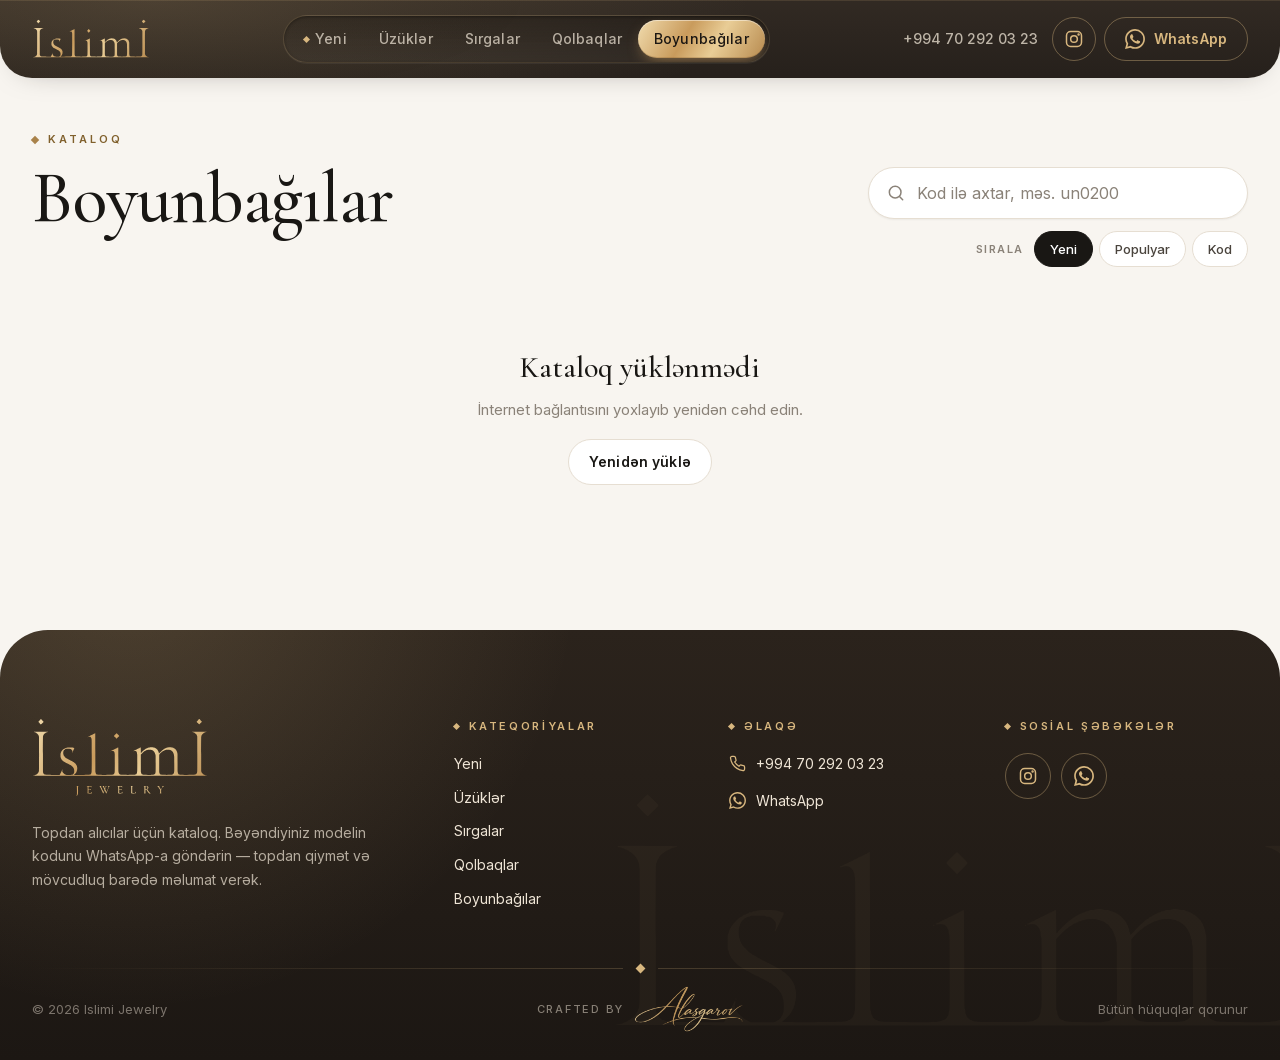
<file: boyunbagilar.html>
<!DOCTYPE html>
<html lang="az">
<head>
  <meta charset="UTF-8" />
  <meta name="viewport" content="width=device-width, initial-scale=1, viewport-fit=cover" />
  <title>Boyunbağılar | Kataloq — Islimi Jewelry</title>
  <meta name="description" content="Islimi Jewelry boyunbağı kataloqu (topdan satış). Bəyəndiyiniz boyunbağının kodunu WhatsApp-a göndərin." />
  <meta name="theme-color" content="#2b231c" />
  <link rel="canonical" href="https://catalog.islimi.az/boyunbagilar" />
  <meta property="og:type" content="website" />
  <meta property="og:site_name" content="Islimi Jewelry" />
  <meta property="og:title" content="Boyunbağılar | Kataloq — Islimi Jewelry" />
  <meta property="og:description" content="Islimi Jewelry boyunbağı kataloqu (topdan satış). Bəyəndiyiniz boyunbağının kodunu WhatsApp-a göndərin." />
  <meta property="og:url" content="https://catalog.islimi.az/boyunbagilar" />
  <meta property="og:image" content="https://catalog.islimi.az/assets/og.jpg" />
  <meta property="og:image:width" content="1200" />
  <meta property="og:image:height" content="630" />
  <meta property="og:locale" content="az_AZ" />
  <meta name="twitter:card" content="summary_large_image" />
  <link rel="icon" href="data:image/svg+xml,%3Csvg xmlns='http://www.w3.org/2000/svg' viewBox='0 0 64 64'%3E%3Crect width='64' height='64' rx='16' fill='%23191714'/%3E%3Crect x='23' y='23' width='18' height='18' fill='%23c9a76f' transform='rotate(45 32 32)'/%3E%3C/svg%3E" />
  <link rel="apple-touch-icon" href="/assets/apple-touch-icon.png" />

  <link rel="preconnect" href="https://video.islimi.az" />
  <link rel="preload" href="/assets/fonts/cormorant-garamond-v4.woff2" as="font" type="font/woff2" crossorigin />
  <link rel="preload" href="/assets/fonts/inter-v4.woff2" as="font" type="font/woff2" crossorigin />
  <link rel="stylesheet" href="/assets/catalog.css?v=079d27b0" />
  <script defer src="/assets/catalog.js?v=df672673"></script>

  <script type="text/javascript">
    (function(c,l,a,r,i,t,y){
        c[a]=c[a]||function(){(c[a].q=c[a].q||[]).push(arguments)};
        t=l.createElement(r);t.async=1;t.src="https://www.clarity.ms/tag/"+i;
        y=l.getElementsByTagName(r)[0];y.parentNode.insertBefore(t,y);
    })(window, document, "clarity", "script", "shfkj35kk3");
  </script>
</head>
<body class="is-cat">
  <a class="skip" href="#grid">Kataloqa keç</a>

  <header class="header" id="header">
    <div class="header__inner wrap">
      <a class="header__logo" href="/" aria-label="Islimi Jewelry — ana səhifə"><span class="logo-mark" role="img" aria-label="Islimi"></span></a>
      <nav class="cats" id="cats" aria-label="Kateqoriyalar">
        <span class="cats__pill" aria-hidden="true"></span>
        <a class="chip" href="/" data-slug=""><span class="diamond" aria-hidden="true"></span>Yeni</a>
        <a class="chip" href="/uzukler" data-slug="uzukler">Üzüklər <span class="chip__count"></span></a>
        <a class="chip" href="/sirqalar" data-slug="sirqalar">Sırgalar <span class="chip__count"></span></a>
        <a class="chip" href="/qolbaqlar" data-slug="qolbaqlar">Qolbaqlar <span class="chip__count"></span></a>
        <a class="chip" href="/boyunbagilar" data-slug="boyunbagilar" aria-current="page">Boyunbağılar <span class="chip__count"></span></a>
      </nav>
      <div class="header__actions">
        <a class="header__phone" href="tel:+994702920323">+994 70 292 03 23</a>
        <a class="icon-btn header__call" href="tel:+994702920323" aria-label="Zəng edin: +994 70 292 03 23"><svg class="icon" viewBox="0 0 24 24" fill="none" stroke="currentColor" stroke-width="1.8" stroke-linecap="round" stroke-linejoin="round" aria-hidden="true"><path d="M22 16.92v3a2 2 0 0 1-2.18 2 19.79 19.79 0 0 1-8.63-3.07 19.5 19.5 0 0 1-6-6 19.79 19.79 0 0 1-3.07-8.67A2 2 0 0 1 4.11 2h3a2 2 0 0 1 2 1.72c.13.96.36 1.9.7 2.81a2 2 0 0 1-.45 2.11L8.09 9.91a16 16 0 0 0 6 6l1.27-1.27a2 2 0 0 1 2.11-.45c.91.34 1.85.57 2.81.7A2 2 0 0 1 22 16.92z"/></svg></a>
        <a class="icon-btn" href="https://www.instagram.com/islimi_jewellery/" target="_blank" rel="noopener" aria-label="Instagram"><svg class="icon" viewBox="0 0 24 24" fill="none" stroke="currentColor" stroke-width="1.8" stroke-linecap="round" stroke-linejoin="round" aria-hidden="true"><rect x="3" y="3" width="18" height="18" rx="5"/><circle cx="12" cy="12" r="4"/><circle cx="17.5" cy="6.5" r=".6" fill="currentColor"/></svg></a>
        <a class="btn btn--wa header__wa" href="https://wa.me/994702920323?text=Salam%21" target="_blank" rel="noopener" aria-label="WhatsApp ilə yazın"><svg class="icon" viewBox="0 0 24 24" fill="currentColor" aria-hidden="true"><path d="M17.47 14.38c-.3-.15-1.76-.87-2.03-.97-.27-.1-.47-.15-.67.15-.2.3-.77.97-.94 1.16-.17.2-.35.22-.64.08-.3-.15-1.26-.47-2.39-1.48-.88-.79-1.48-1.76-1.65-2.06-.17-.3-.02-.46.13-.6.13-.14.3-.35.45-.52.15-.18.2-.3.3-.5.1-.2.05-.37-.03-.52-.07-.15-.67-1.61-.92-2.2-.24-.58-.49-.5-.67-.51h-.57c-.2 0-.52.07-.79.37-.27.3-1.04 1.02-1.04 2.48 0 1.46 1.07 2.88 1.21 3.07.15.2 2.1 3.2 5.08 4.49.71.31 1.26.49 1.7.63.71.22 1.36.19 1.87.12.57-.09 1.76-.72 2-1.41.25-.7.25-1.29.18-1.42-.08-.12-.28-.2-.57-.35M12.05 21.79h-.01a9.87 9.87 0 0 1-5.03-1.38l-.36-.21-3.74.98 1-3.65-.24-.37a9.86 9.86 0 0 1-1.51-5.26c0-5.45 4.44-9.88 9.89-9.88 2.64 0 5.12 1.03 6.99 2.9a9.83 9.83 0 0 1 2.89 6.99c0 5.45-4.44 9.88-9.88 9.88m8.41-18.3A11.82 11.82 0 0 0 12.05 0C5.5 0 .16 5.34.16 11.89c0 2.1.55 4.14 1.59 5.95L.06 24l6.3-1.65a11.88 11.88 0 0 0 5.69 1.45c6.55 0 11.89-5.34 11.89-11.89 0-3.18-1.24-6.17-3.48-8.42"/></svg><span>WhatsApp</span></a>
      </div>
    </div>
  </header>

  <main>
    <section class="hero home-only is-loading" id="hero" hidden>
      <div class="wrap hero__grid">
        <div class="hero__text reveal">
          <p class="eyebrow"><span class="diamond" aria-hidden="true"></span><span lang="en">Islimi Jewelry</span><span aria-hidden="true">·</span><span>Topdan satış</span></p>
          <h1 class="hero__title">Mağazanız üçün <em>zəriflik</em></h1>
          <div class="hero__cta">
            <a class="btn btn--dark btn--lg" href="#catalog" data-scroll><svg class="icon" viewBox="0 0 24 24" fill="none" stroke="currentColor" stroke-width="1.8" stroke-linecap="round" stroke-linejoin="round" aria-hidden="true"><path d="M12 5v14M6 13l6 6 6-6"/></svg>Kataloqa bax</a>
            <a class="btn btn--ghost btn--lg" href="https://wa.me/994702920323?text=Salam%21" target="_blank" rel="noopener"><svg class="icon" viewBox="0 0 24 24" fill="currentColor" aria-hidden="true"><path d="M17.47 14.38c-.3-.15-1.76-.87-2.03-.97-.27-.1-.47-.15-.67.15-.2.3-.77.97-.94 1.16-.17.2-.35.22-.64.08-.3-.15-1.26-.47-2.39-1.48-.88-.79-1.48-1.76-1.65-2.06-.17-.3-.02-.46.13-.6.13-.14.3-.35.45-.52.15-.18.2-.3.3-.5.1-.2.05-.37-.03-.52-.07-.15-.67-1.61-.92-2.2-.24-.58-.49-.5-.67-.51h-.57c-.2 0-.52.07-.79.37-.27.3-1.04 1.02-1.04 2.48 0 1.46 1.07 2.88 1.21 3.07.15.2 2.1 3.2 5.08 4.49.71.31 1.26.49 1.7.63.71.22 1.36.19 1.87.12.57-.09 1.76-.72 2-1.41.25-.7.25-1.29.18-1.42-.08-.12-.28-.2-.57-.35M12.05 21.79h-.01a9.87 9.87 0 0 1-5.03-1.38l-.36-.21-3.74.98 1-3.65-.24-.37a9.86 9.86 0 0 1-1.51-5.26c0-5.45 4.44-9.88 9.89-9.88 2.64 0 5.12 1.03 6.99 2.9a9.83 9.83 0 0 1 2.89 6.99c0 5.45-4.44 9.88-9.88 9.88m8.41-18.3A11.82 11.82 0 0 0 12.05 0C5.5 0 .16 5.34.16 11.89c0 2.1.55 4.14 1.59 5.95L.06 24l6.3-1.65a11.88 11.88 0 0 0 5.69 1.45c6.55 0 11.89-5.34 11.89-11.89 0-3.18-1.24-6.17-3.48-8.42"/></svg>Topdan sifariş</a>
          </div>
          <dl class="hero__stats">
            <div class="stat"><dt class="stat__label">model</dt><dd class="stat__num" id="statTotal"></dd></div>
            <div class="stat"><dt class="stat__label">kateqoriya</dt><dd class="stat__num">4</dd></div>
            <div class="stat"><dt class="stat__label">yenilənib</dt><dd class="stat__num" id="statUpdated"></dd></div>
          </dl>
        </div>
        <div class="hero__visual reveal" aria-hidden="true">
          <div class="hero__arch">
            <img class="hero__orn" src="/assets/ornament.svg" alt="" width="400" height="400" />
            <span class="logo-mark logo-mark--full hero__mark"></span>
            <span class="hero__rule"><span class="diamond"></span></span>
            <span class="hero__spark" style="--x: 14%; --y: 64%; --d: 0s"></span>
            <span class="hero__spark" style="--x: 84%; --y: 58%; --d: 1.6s"></span>
            <span class="hero__spark" style="--x: 22%; --y: 90%; --d: 3.1s"></span>
          </div>
        </div>
      </div>
    </section>

    <section class="section home-only reveal" hidden>
      <div class="wrap">
        <div class="section-head">
          <div>
            <p class="eyebrow"><span class="diamond" aria-hidden="true"></span>Kolleksiyalar</p>
            <h2 class="section-title">Kateqoriyalar</h2>
          </div>
        </div>
        <div class="tiles" id="tiles">
          <a class="tile tile--uzukler" href="/uzukler" data-slug="uzukler">
            <span class="tile__index">01</span>
            <span class="tile__icon" aria-hidden="true"><svg viewBox="0 0 120 120" fill="none" stroke="currentColor" stroke-width="1.6" stroke-linecap="round" stroke-linejoin="round"><circle cx="60" cy="76" r="30"/><circle cx="60" cy="76" r="24"/><path d="M46 33 52 25h16l6 8-14 15z"/><path d="M46 33h28M52 25l4 8 4 15 4-15 4-8"/><path d="M54 46.5l-3 3.5M66 46.5l3 3.5"/></svg></span>
            <span class="tile__body"><span><span class="tile__name">Üzüklər</span><span class="tile__count" data-count="uzukler">&nbsp;</span></span><span class="tile__arrow"><svg class="icon" viewBox="0 0 24 24" fill="none" stroke="currentColor" stroke-width="1.8" stroke-linecap="round" stroke-linejoin="round" aria-hidden="true"><path d="M5 12h14M13 6l6 6-6 6"/></svg></span></span>
          </a>
          <a class="tile tile--sirqalar" href="/sirqalar" data-slug="sirqalar">
            <span class="tile__index">02</span>
            <span class="tile__icon" aria-hidden="true"><svg viewBox="0 0 120 120" fill="none" stroke="currentColor" stroke-width="1.6" stroke-linecap="round" stroke-linejoin="round"><path d="M40 22a6 6 0 1 1 6 6v10"/><path d="M46 46l5 6-5 6-5-6z"/><path d="M46 58v4"/><path d="M46 62c-9 12-9 26 0 32 9-6 9-20 0-32z"/><path d="M46 70v16"/><path d="M74 22a6 6 0 1 1 6 6v10"/><path d="M80 46l5 6-5 6-5-6z"/><path d="M80 58v4"/><path d="M80 62c-9 12-9 26 0 32 9-6 9-20 0-32z"/><path d="M80 70v16"/></svg></span>
            <span class="tile__body"><span><span class="tile__name">Sırgalar</span><span class="tile__count" data-count="sirqalar">&nbsp;</span></span><span class="tile__arrow"><svg class="icon" viewBox="0 0 24 24" fill="none" stroke="currentColor" stroke-width="1.8" stroke-linecap="round" stroke-linejoin="round" aria-hidden="true"><path d="M5 12h14M13 6l6 6-6 6"/></svg></span></span>
          </a>
          <a class="tile tile--qolbaqlar" href="/qolbaqlar" data-slug="qolbaqlar">
            <span class="tile__index">03</span>
            <span class="tile__icon" aria-hidden="true"><svg viewBox="0 0 120 120" fill="none" stroke="currentColor" stroke-width="1.6" stroke-linecap="round" stroke-linejoin="round"><ellipse cx="60" cy="62" rx="40" ry="20"/><ellipse cx="60" cy="62" rx="33" ry="14"/><path d="M60 76l4 4-4 6-4-6z"/><path d="M44 74.5l3 3.5-3 4.5-3-4.5zM76 74.5l3 3.5-3 4.5-3-4.5z"/><path d="M30 70.5l2.5 3-2.5 3.5-2.5-3.5zM90 70.5l2.5 3-2.5 3.5-2.5-3.5z"/></svg></span>
            <span class="tile__body"><span><span class="tile__name">Qolbaqlar</span><span class="tile__count" data-count="qolbaqlar">&nbsp;</span></span><span class="tile__arrow"><svg class="icon" viewBox="0 0 24 24" fill="none" stroke="currentColor" stroke-width="1.8" stroke-linecap="round" stroke-linejoin="round" aria-hidden="true"><path d="M5 12h14M13 6l6 6-6 6"/></svg></span></span>
          </a>
          <a class="tile tile--boyunbagilar" href="/boyunbagilar" data-slug="boyunbagilar">
            <span class="tile__index">04</span>
            <span class="tile__icon" aria-hidden="true"><svg viewBox="0 0 120 120" fill="none" stroke="currentColor" stroke-width="1.6" stroke-linecap="round" stroke-linejoin="round"><path d="M26 24c2 40 22 52 34 52s32-12 34-52"/><path d="M32 24c2 34 18 46 28 46s26-12 28-46" stroke-dasharray="1.5 4"/><path d="M60 76v6"/><path d="M60 82l9 11-9 15-9-15z"/><path d="M51 93h18M60 82l-3 11 3 15 3-15z"/></svg></span>
            <span class="tile__body"><span><span class="tile__name">Boyunbağılar</span><span class="tile__count" data-count="boyunbagilar">&nbsp;</span></span><span class="tile__arrow"><svg class="icon" viewBox="0 0 24 24" fill="none" stroke="currentColor" stroke-width="1.8" stroke-linecap="round" stroke-linejoin="round" aria-hidden="true"><path d="M5 12h14M13 6l6 6-6 6"/></svg></span></span>
          </a>
        </div>
      </div>
    </section>

    <section class="wrap" id="catalog">
      <div class="intro">
        <div>
          <p class="eyebrow" id="pageEyebrow"><span class="diamond" aria-hidden="true"></span>Kataloq</p>
          <h1 class="intro__title" id="pageTitle">Boyunbağılar</h1>
          <p class="intro__meta" id="pageMeta" aria-live="polite"></p>
        </div>
        <div class="intro__tools">
          <label class="search" role="search">
            <svg class="icon" viewBox="0 0 24 24" fill="none" stroke="currentColor" stroke-width="1.8" stroke-linecap="round" stroke-linejoin="round" aria-hidden="true"><circle cx="11" cy="11" r="7"/><path d="m20 20-3.5-3.5"/></svg>
            <input id="search" type="search" placeholder="Kod ilə axtar, məs. un0200" autocomplete="off" autocapitalize="off" spellcheck="false" enterkeyhint="search" aria-label="Kod ilə axtar" />
            <button class="search__clear" id="searchClear" type="button" aria-label="Təmizlə" hidden><svg class="icon" viewBox="0 0 24 24" fill="none" stroke="currentColor" stroke-width="2" stroke-linecap="round" stroke-linejoin="round" aria-hidden="true"><path d="M6 6l12 12M18 6 6 18"/></svg></button>
          </label>
          <div class="sort" id="sort" role="group" aria-label="Sıralama">
            <span class="sort__label">Sırala</span>
            <button class="sort__btn" type="button" data-sort="new" aria-pressed="true">Yeni</button>
            <button class="sort__btn" type="button" data-sort="pop" aria-pressed="false">Populyar</button>
            <button class="sort__btn" type="button" data-sort="code" aria-pressed="false">Kod</button>
          </div>
        </div>
      </div>

      <div class="grid" id="grid"></div>
      <div class="status" id="status" aria-live="polite"></div>
      <button class="btn btn--outline more" id="more" type="button" hidden>Daha çox göstər</button>
      <div class="sentinel" id="sentinel" aria-hidden="true"></div>
    </section>

  </main>

  <footer class="footer">
    <div class="wrap">
      <div class="footer__grid">
        <div class="footer__about">
          <a href="/" class="footer__logo" aria-label="Islimi Jewelry"><span class="logo-mark logo-mark--full" role="img" aria-label="Islimi Jewelry"></span></a>
          <p>Topdan alıcılar üçün kataloq. Bəyəndiyiniz modelin kodunu WhatsApp-a göndərin — topdan qiymət və mövcudluq barədə məlumat verək.</p>
        </div>
        <div>
          <h4>Kateqoriyalar</h4>
          <ul class="footer__cats">
            <li><a href="/">Yeni</a></li>
            <li><a href="/uzukler">Üzüklər</a></li>
            <li><a href="/sirqalar">Sırgalar</a></li>
            <li><a href="/qolbaqlar">Qolbaqlar</a></li>
            <li><a href="/boyunbagilar">Boyunbağılar</a></li>
          </ul>
        </div>
        <div>
          <h4>Əlaqə</h4>
          <ul>
            <li><a class="contact" href="tel:+994702920323"><svg class="icon" viewBox="0 0 24 24" fill="none" stroke="currentColor" stroke-width="1.8" stroke-linecap="round" stroke-linejoin="round" aria-hidden="true"><path d="M22 16.92v3a2 2 0 0 1-2.18 2 19.79 19.79 0 0 1-8.63-3.07 19.5 19.5 0 0 1-6-6 19.79 19.79 0 0 1-3.07-8.67A2 2 0 0 1 4.11 2h3a2 2 0 0 1 2 1.72c.13.96.36 1.9.7 2.81a2 2 0 0 1-.45 2.11L8.09 9.91a16 16 0 0 0 6 6l1.27-1.27a2 2 0 0 1 2.11-.45c.91.34 1.85.57 2.81.7A2 2 0 0 1 22 16.92z"/></svg>+994 70 292 03 23</a></li>
            <li><a class="contact" href="https://wa.me/994702920323?text=Salam%21" target="_blank" rel="noopener"><svg class="icon" viewBox="0 0 24 24" fill="currentColor" aria-hidden="true"><path d="M17.47 14.38c-.3-.15-1.76-.87-2.03-.97-.27-.1-.47-.15-.67.15-.2.3-.77.97-.94 1.16-.17.2-.35.22-.64.08-.3-.15-1.26-.47-2.39-1.48-.88-.79-1.48-1.76-1.65-2.06-.17-.3-.02-.46.13-.6.13-.14.3-.35.45-.52.15-.18.2-.3.3-.5.1-.2.05-.37-.03-.52-.07-.15-.67-1.61-.92-2.2-.24-.58-.49-.5-.67-.51h-.57c-.2 0-.52.07-.79.37-.27.3-1.04 1.02-1.04 2.48 0 1.46 1.07 2.88 1.21 3.07.15.2 2.1 3.2 5.08 4.49.71.31 1.26.49 1.7.63.71.22 1.36.19 1.87.12.57-.09 1.76-.72 2-1.41.25-.7.25-1.29.18-1.42-.08-.12-.28-.2-.57-.35M12.05 21.79h-.01a9.87 9.87 0 0 1-5.03-1.38l-.36-.21-3.74.98 1-3.65-.24-.37a9.86 9.86 0 0 1-1.51-5.26c0-5.45 4.44-9.88 9.89-9.88 2.64 0 5.12 1.03 6.99 2.9a9.83 9.83 0 0 1 2.89 6.99c0 5.45-4.44 9.88-9.88 9.88m8.41-18.3A11.82 11.82 0 0 0 12.05 0C5.5 0 .16 5.34.16 11.89c0 2.1.55 4.14 1.59 5.95L.06 24l6.3-1.65a11.88 11.88 0 0 0 5.69 1.45c6.55 0 11.89-5.34 11.89-11.89 0-3.18-1.24-6.17-3.48-8.42"/></svg>WhatsApp</a></li>
            <li class="contact-ig"><a class="contact" href="https://www.instagram.com/islimi_jewellery/" target="_blank" rel="noopener"><svg class="icon" viewBox="0 0 24 24" fill="none" stroke="currentColor" stroke-width="1.8" stroke-linecap="round" stroke-linejoin="round" aria-hidden="true"><rect x="3" y="3" width="18" height="18" rx="5"/><circle cx="12" cy="12" r="4"/><circle cx="17.5" cy="6.5" r=".6" fill="currentColor"/></svg>@islimi_jewellery</a></li>
          </ul>
        </div>
        <div>
          <h4>Sosial şəbəkələr</h4>
          <div class="footer__social">
            <a href="https://www.instagram.com/islimi_jewellery/" target="_blank" rel="noopener" aria-label="Instagram"><svg class="icon" viewBox="0 0 24 24" fill="none" stroke="currentColor" stroke-width="1.8" stroke-linecap="round" stroke-linejoin="round" aria-hidden="true"><rect x="3" y="3" width="18" height="18" rx="5"/><circle cx="12" cy="12" r="4"/><circle cx="17.5" cy="6.5" r=".6" fill="currentColor"/></svg></a>
            <a href="https://wa.me/994702920323?text=Salam%21" target="_blank" rel="noopener" aria-label="WhatsApp"><svg class="icon" viewBox="0 0 24 24" fill="currentColor" aria-hidden="true"><path d="M17.47 14.38c-.3-.15-1.76-.87-2.03-.97-.27-.1-.47-.15-.67.15-.2.3-.77.97-.94 1.16-.17.2-.35.22-.64.08-.3-.15-1.26-.47-2.39-1.48-.88-.79-1.48-1.76-1.65-2.06-.17-.3-.02-.46.13-.6.13-.14.3-.35.45-.52.15-.18.2-.3.3-.5.1-.2.05-.37-.03-.52-.07-.15-.67-1.61-.92-2.2-.24-.58-.49-.5-.67-.51h-.57c-.2 0-.52.07-.79.37-.27.3-1.04 1.02-1.04 2.48 0 1.46 1.07 2.88 1.21 3.07.15.2 2.1 3.2 5.08 4.49.71.31 1.26.49 1.7.63.71.22 1.36.19 1.87.12.57-.09 1.76-.72 2-1.41.25-.7.25-1.29.18-1.42-.08-.12-.28-.2-.57-.35M12.05 21.79h-.01a9.87 9.87 0 0 1-5.03-1.38l-.36-.21-3.74.98 1-3.65-.24-.37a9.86 9.86 0 0 1-1.51-5.26c0-5.45 4.44-9.88 9.89-9.88 2.64 0 5.12 1.03 6.99 2.9a9.83 9.83 0 0 1 2.89 6.99c0 5.45-4.44 9.88-9.88 9.88m8.41-18.3A11.82 11.82 0 0 0 12.05 0C5.5 0 .16 5.34.16 11.89c0 2.1.55 4.14 1.59 5.95L.06 24l6.3-1.65a11.88 11.88 0 0 0 5.69 1.45c6.55 0 11.89-5.34 11.89-11.89 0-3.18-1.24-6.17-3.48-8.42"/></svg></a>
          </div>
        </div>
      </div>
      <div class="footer__divider" aria-hidden="true"><span class="diamond"></span></div>
      <div class="footer__bottom">
        <span class="footer__copy">© <span data-year>2026</span> Islimi Jewelry</span>
        <a class="sig" href="https://alasgarov.com" target="_blank" rel="noopener" aria-label="Crafted by Alasgarov"><span>Crafted by</span><svg viewBox="0 0 380 160" aria-hidden="true"><mask id="islSigMask"><g fill="none" stroke="#fff" stroke-linecap="round" stroke-linejoin="round"><path d="M5,115.8l.4,2.4l.6,1.6l1.8,2.1l2,1.3l2.2,1l4.2,.8l4.8,.5l4,0l7-1l4.2-.9l4.3-1.2l5.5-1.9l9-3.8l11.5-6.5l12.3-8.3l10.2-8.4l6.8-6l10-9.7l1.8-2l1.3-2.8l5.2-2.8l1-2.2l2.1-2.5l16.6-18l9.2-9.7l15.5-15.3l8-7.1l7.7-6.1l3.8-2.4l3.8-.9l.8,.5l.1,0l4.8-2l-4.8,2l.2,.6l-.8,3.7l-8.5,15.2l-8,15.5l-8.9,18.7l-4.5,10.3l-.6,2.2l-2.1,2.8l-.5,2.5l-4.8,12.5l-3.2,9.7l-2.1,7.6l-1.5,6.4l-1.2,8.3l.6,7.3l.6,2.7l1.4,2.3l1.4,1.4" pathLength="1" stroke-width="8.5" class="sig-stroke" style="animation-delay:0.1s;animation-duration:0.35s"/><path d="M5,115.8l.5-2l1.1-2.3l1.8-2.5l3.1-3.4l6.7-5.3l9.3-5.6l11.5-5.6l12.8-5l12.2-4.1l16-4.1l10.5-2l12-1.7l4.5-.2l2.1,.8l5-2.3l1.9,.7l10.8,0l9.7,.6l10.7,1.3l2.6,1.4l1.8-1.2l2.2,1.5l6.2,1.7l3.5,1.3l1.5,.9l.5,0l3-3.2l.7-.2l2.3,.1l1.3-.5l3.7-2.9l10.3-9.5l8-8.7l4.8-6l4.3-6l3.7-6l1.4-3.3l.5-2l-.4-1l-1.1-.6l-1.2,0l-1.3,.5l-4.3,2.7l-7.2,6.9l-3.8,4.2l-7.8,9.8l-7.3,10.5l-4.7,7.5l-1.5,4l-3.9,4.5l-.6,2l-5.8,11.5l-2.8,7.2l-.9,3.6l0,2.4l.6,1.8l.7,.7l1.3,.1l3-1.3l6-5l7.3-6.7l1.7-.5l.7,.2l.8,.7l.5,1.5l.7,.5l2.6-.4l4.4-2.9l6-5l3.7-1.3l1.8-2.4l.3-1.2l-.2-.6l3.7-.9l-3.7,.9l0-.2l-.8-1.4l-.8-.8l-2-.5l-1,.1l-2.7,1l-3.7,2.5l-3,2.7l-2.6,3l-2.3,3l-.8,2l.4,1.9l1,.5l2.3-.4l1.2-.6l3.2-2.3l6-5l2.6-.9l.6,.2l.2,.3l-.4,3l.4,2l.5,1.2l.7,.4l1,.1l3-.7l4.7-2.8l6.5-5.1l2.5-1.2l.7-.9l.8-2.3l2.5-2.6l2.5-1.4l1.9-.2l-1.9,.2l-2,1.1l-2,1.7l-1.4,2l-.2,2l.4,1.5l1.9,3l.7,2.5l-.3,2.8l-.8,2l-1.8,2l-3.5,2.5l-3.2,1.3l-2.6,.2l-1.3-.6l-.2-1l.5-1.2l1.6-1.6l3-2.1l4.7-2.6l3.6-.8l1.1-1.5l1.3-.8l2-.6l3.5-1.5l2-.4l.8,.1l.6,.6l.2,1l-1.2,3.2l-.2,2.2l.6,.7l1.2,0l2-.6l1.5-.9l3.3-2.3l6-5.2l1.2-.6l2-.3l.7-1l.1-2l-1-1.2l-1.6-1l-2.2-.2l-2.2,.8l-2,1.1l-7.5,6.2l6.2-5.3l3.5-2.2l2-.6l1.8,0l1.2,.5l1.5,1.4l4-2l-4,2l.4,1l-.2,1.5l-.9,2l-1.3,6.2l-4.3,7.3l-.6,.2l-1.4-.5l-2,.5l-11.7,6.3l-1.7,1.7l-5.4,1.1l-1.6,2l-13,7.8l-8.8,6.3l-7,6.1l-4.6,5l-2.4,3.2l-2,3.8l-1,3.5l.3,2.7l1.5,2.6l2.2,1.4l3,.8l4.8-.2l2.4-.6l4-1.4l6.8-3.6l5.8-4.1l4.7-4.1l5.3-5.2l8.1-10l7-10.8l1.1-3l2.5-2.3l.7-2.5l1.8-3.4l.7-2.5l4.2-6.8l.6-.2l1.3,.2l2-.5l3.7-2.2l2-.5l.7,.3l.4,.6l.2,2.6l.4,1.3l.8,.3l2.2-.6l1.3-.5l2-1.4l6.5-5.2l2.8-.9l.9-.6l1.3-1.7l.6-1.5l0-.1l2.9-.4l-2.9,.4l-.1-.9l-1-1.7l-1.5-.7l-1.8-.1l-3,1.1l-2.4,1.5l-2.6,2.1l-5.8,6.3l-.6,1.5l.2,3l1,.4l3.2-1l8.3-6.4l1-.6l2-.5l.5,.2l.1,.4l-.1,4l.4,1.5l1.1,.9l2-.1l1.3-.4l2-1.1l2.7-1.9l5.3-4.4l2-2l1.3-2.2l1.8-1.6l.7-1l.6-2.2l-.3-.8l-1.1,0l-1.1,.8l-.6,1.2l.1,1.8l.8,.8l1.2,.6l4,.4l.8,.7l.4,1l-.5,2.5l-3.7,6l-1.9,4l.3,2.2l.7,.8l.9,.1l2.3-.5l1.5-.8l4.5-3.2l5-4.1l2-.9l1,0l.5,.4l0,2l.4,2.2l.8,1.4l.8,.3l1.5-.2l2.5-1.2l2.8-2.3l2.3-2.4l1.4-2l1.4-2.8l.3-2.5l-.5-1.3l-1.9-1.1l-1,0l-1,.3l-2,1.3l-2.6,2.3l-4.5,5.7l3.3-4.2l2.5-2.7l2.3-1.8l1.4-.8l1-.2l1,.2l2,1.3l.8,.1l4.8-.5l5.4-1.5l1.8-.1l.7,.4l.4,.6l5.4-3l-5.4,3l-.3,2.3l-3.2,6l-1.6,4.2l-.2,1.5l.1,1.3l.6,.7l.7,.1l1.8-.4l2-1.1l18-16.3l8.2-6.5l6.3-3.6l2.7-1.2l3-.9l1.6-.1" pathLength="1" stroke-width="7.5" class="sig-stroke" style="animation-delay:0.5s;animation-duration:0.95s"/><path d="M99.5,135.5l3.3-2l7.7-3.8l12.5-5.2l10-3.5l3.1-.6l1-1.4l3.7-.4l13.4-3.5l14.8-2.9l12.2-1.7l13.3-1l19.5,.3l2.6,.8l5.2-.8l1.7,.8l7.7,.7l2,1l2.3-1.1l2,.8l13.5,1.8l17.5,1.4l19.5,0l3-.2l16-1.8l20.2-3l7.6-.7l11.7-.3l7,.6l8.5,1.6l3.8,1.1l4.2,1.9l2.2,1.5l2.5,2.3l1.3,2.3l0,2" pathLength="1" stroke-width="7.5" class="sig-stroke" style="animation-delay:1.5s;animation-duration:0.3s"/></g></mask><image href="/assets/alasgarov-gold.webp" width="380" height="160" mask="url(#islSigMask)"/></svg></a>
        <span class="footer__rights">Bütün hüquqlar qorunur</span>
      </div>
    </div>
  </footer>

  <div class="floating">
    <button class="fab fab--top" id="toTop" type="button" aria-label="Yuxarı"><svg class="icon" viewBox="0 0 24 24" fill="none" stroke="currentColor" stroke-width="2" stroke-linecap="round" stroke-linejoin="round" aria-hidden="true"><path d="m18 15-6-6-6 6"/></svg></button>
    <a class="fab fab--wa" href="https://wa.me/994702920323?text=Salam%21" target="_blank" rel="noopener" aria-label="WhatsApp ilə yazın"><svg class="icon" viewBox="0 0 24 24" fill="currentColor" aria-hidden="true"><path d="M17.47 14.38c-.3-.15-1.76-.87-2.03-.97-.27-.1-.47-.15-.67.15-.2.3-.77.97-.94 1.16-.17.2-.35.22-.64.08-.3-.15-1.26-.47-2.39-1.48-.88-.79-1.48-1.76-1.65-2.06-.17-.3-.02-.46.13-.6.13-.14.3-.35.45-.52.15-.18.2-.3.3-.5.1-.2.05-.37-.03-.52-.07-.15-.67-1.61-.92-2.2-.24-.58-.49-.5-.67-.51h-.57c-.2 0-.52.07-.79.37-.27.3-1.04 1.02-1.04 2.48 0 1.46 1.07 2.88 1.21 3.07.15.2 2.1 3.2 5.08 4.49.71.31 1.26.49 1.7.63.71.22 1.36.19 1.87.12.57-.09 1.76-.72 2-1.41.25-.7.25-1.29.18-1.42-.08-.12-.28-.2-.57-.35M12.05 21.79h-.01a9.87 9.87 0 0 1-5.03-1.38l-.36-.21-3.74.98 1-3.65-.24-.37a9.86 9.86 0 0 1-1.51-5.26c0-5.45 4.44-9.88 9.89-9.88 2.64 0 5.12 1.03 6.99 2.9a9.83 9.83 0 0 1 2.89 6.99c0 5.45-4.44 9.88-9.88 9.88m8.41-18.3A11.82 11.82 0 0 0 12.05 0C5.5 0 .16 5.34.16 11.89c0 2.1.55 4.14 1.59 5.95L.06 24l6.3-1.65a11.88 11.88 0 0 0 5.69 1.45c6.55 0 11.89-5.34 11.89-11.89 0-3.18-1.24-6.17-3.48-8.42"/></svg></a>
  </div>

  <div class="toast" id="toast" role="status" aria-live="polite"></div>

  <button class="picks-bar" id="picksBar" type="button" aria-haspopup="dialog" aria-controls="picks" hidden>
    <span class="picks-bar__icon"><svg class="icon" viewBox="0 0 24 24" fill="none" stroke="currentColor" stroke-width="1.8" stroke-linecap="round" stroke-linejoin="round" aria-hidden="true"><path d="M9 6h11M9 12h11M9 18h11"/><path d="M4.5 6h.01M4.5 12h.01M4.5 18h.01" stroke-width="2.6"/></svg></span>
    <span class="picks-bar__text"><b id="picksCount">0</b> model seçilib</span>
    <span class="picks-bar__go">Siyahı<svg class="icon" viewBox="0 0 24 24" fill="none" stroke="currentColor" stroke-width="2" stroke-linecap="round" stroke-linejoin="round" aria-hidden="true"><path d="m18 15-6-6-6 6"/></svg></span>
  </button>

  <div class="picks" id="picks" role="dialog" aria-modal="true" aria-labelledby="picksTitle" hidden>
    <div class="picks__backdrop" data-picks-close></div>
    <div class="picks__panel">
      <div class="picks__head">
        <div>
          <p class="eyebrow"><span class="diamond" aria-hidden="true"></span>Topdan sifariş</p>
          <h2 class="picks__title" id="picksTitle">Seçilmiş modellər</h2>
          <p class="picks__sub" id="picksSub"></p>
        </div>
        <button class="picks__close" type="button" data-picks-close aria-label="Bağla"><svg class="icon" viewBox="0 0 24 24" fill="none" stroke="currentColor" stroke-width="2" stroke-linecap="round" stroke-linejoin="round" aria-hidden="true"><path d="M6 6l12 12M18 6 6 18"/></svg></button>
      </div>
      <ol class="picks__list" id="picksList"></ol>
      <div class="picks__foot">
        <p class="picks__note" id="picksNote" hidden></p>
        <div class="picks__send" id="picksSend"></div>
        <button class="btn btn--outline btn--block picks__clear" id="picksClear" type="button">Hamısını sil</button>
      </div>
    </div>
  </div>

  <div class="lb" id="lb" role="dialog" aria-modal="true" aria-labelledby="lbCode" hidden>
    <div class="lb__backdrop" data-close></div>
    <div class="lb__panel">
      <button class="lb__close" type="button" data-close aria-label="Bağla"><svg class="icon" viewBox="0 0 24 24" fill="none" stroke="currentColor" stroke-width="2" stroke-linecap="round" stroke-linejoin="round" aria-hidden="true"><path d="M6 6l12 12M18 6 6 18"/></svg></button>
      <div class="lb__media">
        <video id="lbVideo" playsinline muted loop tabindex="0" aria-label="Video: oynat və ya dayandır"></video>
        <button class="lb__nav lb__nav--prev" id="lbPrev" type="button" aria-label="Əvvəlki"><svg class="icon" viewBox="0 0 24 24" fill="none" stroke="currentColor" stroke-width="2" stroke-linecap="round" stroke-linejoin="round" aria-hidden="true"><path d="m15 18-6-6 6-6"/></svg></button>
        <button class="lb__nav lb__nav--next" id="lbNext" type="button" aria-label="Növbəti"><svg class="icon" viewBox="0 0 24 24" fill="none" stroke="currentColor" stroke-width="2" stroke-linecap="round" stroke-linejoin="round" aria-hidden="true"><path d="m9 18 6-6-6-6"/></svg></button>
        <span class="lb__counter" id="lbCounter"></span>
      </div>
      <div class="lb__info">
        <p class="eyebrow lb__cat"><span class="diamond" aria-hidden="true"></span><span id="lbCat"></span></p>
        <h2 class="lb__code" id="lbCode"></h2>
        <p class="lb__date" id="lbDate"></p>
        <div class="lb__actions">
          <div class="lb__row">
            <button class="btn btn--ghost" id="lbFull" type="button"><svg class="icon" viewBox="0 0 24 24" fill="none" stroke="currentColor" stroke-width="1.8" stroke-linecap="round" stroke-linejoin="round" aria-hidden="true"><path d="M8 3H5a2 2 0 0 0-2 2v3M21 8V5a2 2 0 0 0-2-2h-3M3 16v3a2 2 0 0 0 2 2h3M16 21h3a2 2 0 0 0 2-2v-3"/></svg>Tam ekranda bax</button>
            <button class="btn btn--ghost" id="lbShare" type="button"><svg class="icon" viewBox="0 0 24 24" fill="none" stroke="currentColor" stroke-width="1.8" stroke-linecap="round" stroke-linejoin="round" aria-hidden="true"><path d="M12 3v12M7 8l5-5 5 5"/><path d="M5 13v5a3 3 0 0 0 3 3h8a3 3 0 0 0 3-3v-5"/></svg>Paylaş</button>
          </div>
          <button class="btn btn--ghost btn--block lb__pick" id="lbPick" type="button" aria-pressed="false"><svg class="icon pick-icon--add" viewBox="0 0 24 24" fill="none" stroke="currentColor" stroke-width="2" stroke-linecap="round" stroke-linejoin="round" aria-hidden="true"><path d="M12 5v14M5 12h14"/></svg><svg class="icon pick-icon--on" viewBox="0 0 24 24" fill="none" stroke="currentColor" stroke-width="2.2" stroke-linecap="round" stroke-linejoin="round" aria-hidden="true"><path d="m5 12.5 4.5 4.5L19 7.5"/></svg><span>Siyahıya əlavə et</span></button>
          <a class="btn btn--wa btn--block" id="lbWa" href="#" target="_blank" rel="noopener"><svg class="icon" viewBox="0 0 24 24" fill="currentColor" aria-hidden="true"><path d="M17.47 14.38c-.3-.15-1.76-.87-2.03-.97-.27-.1-.47-.15-.67.15-.2.3-.77.97-.94 1.16-.17.2-.35.22-.64.08-.3-.15-1.26-.47-2.39-1.48-.88-.79-1.48-1.76-1.65-2.06-.17-.3-.02-.46.13-.6.13-.14.3-.35.45-.52.15-.18.2-.3.3-.5.1-.2.05-.37-.03-.52-.07-.15-.67-1.61-.92-2.2-.24-.58-.49-.5-.67-.51h-.57c-.2 0-.52.07-.79.37-.27.3-1.04 1.02-1.04 2.48 0 1.46 1.07 2.88 1.21 3.07.15.2 2.1 3.2 5.08 4.49.71.31 1.26.49 1.7.63.71.22 1.36.19 1.87.12.57-.09 1.76-.72 2-1.41.25-.7.25-1.29.18-1.42-.08-.12-.28-.2-.57-.35M12.05 21.79h-.01a9.87 9.87 0 0 1-5.03-1.38l-.36-.21-3.74.98 1-3.65-.24-.37a9.86 9.86 0 0 1-1.51-5.26c0-5.45 4.44-9.88 9.89-9.88 2.64 0 5.12 1.03 6.99 2.9a9.83 9.83 0 0 1 2.89 6.99c0 5.45-4.44 9.88-9.88 9.88m8.41-18.3A11.82 11.82 0 0 0 12.05 0C5.5 0 .16 5.34.16 11.89c0 2.1.55 4.14 1.59 5.95L.06 24l6.3-1.65a11.88 11.88 0 0 0 5.69 1.45c6.55 0 11.89-5.34 11.89-11.89 0-3.18-1.24-6.17-3.48-8.42"/></svg>WhatsApp ilə sifariş et</a>
          <p class="lb__hint"><span class="diamond" aria-hidden="true"></span>Adətən bir neçə dəqiqə ərzində cavab veririk.</p>
        </div>
      </div>
    </div>
  </div>
</body>
</html>
</file>
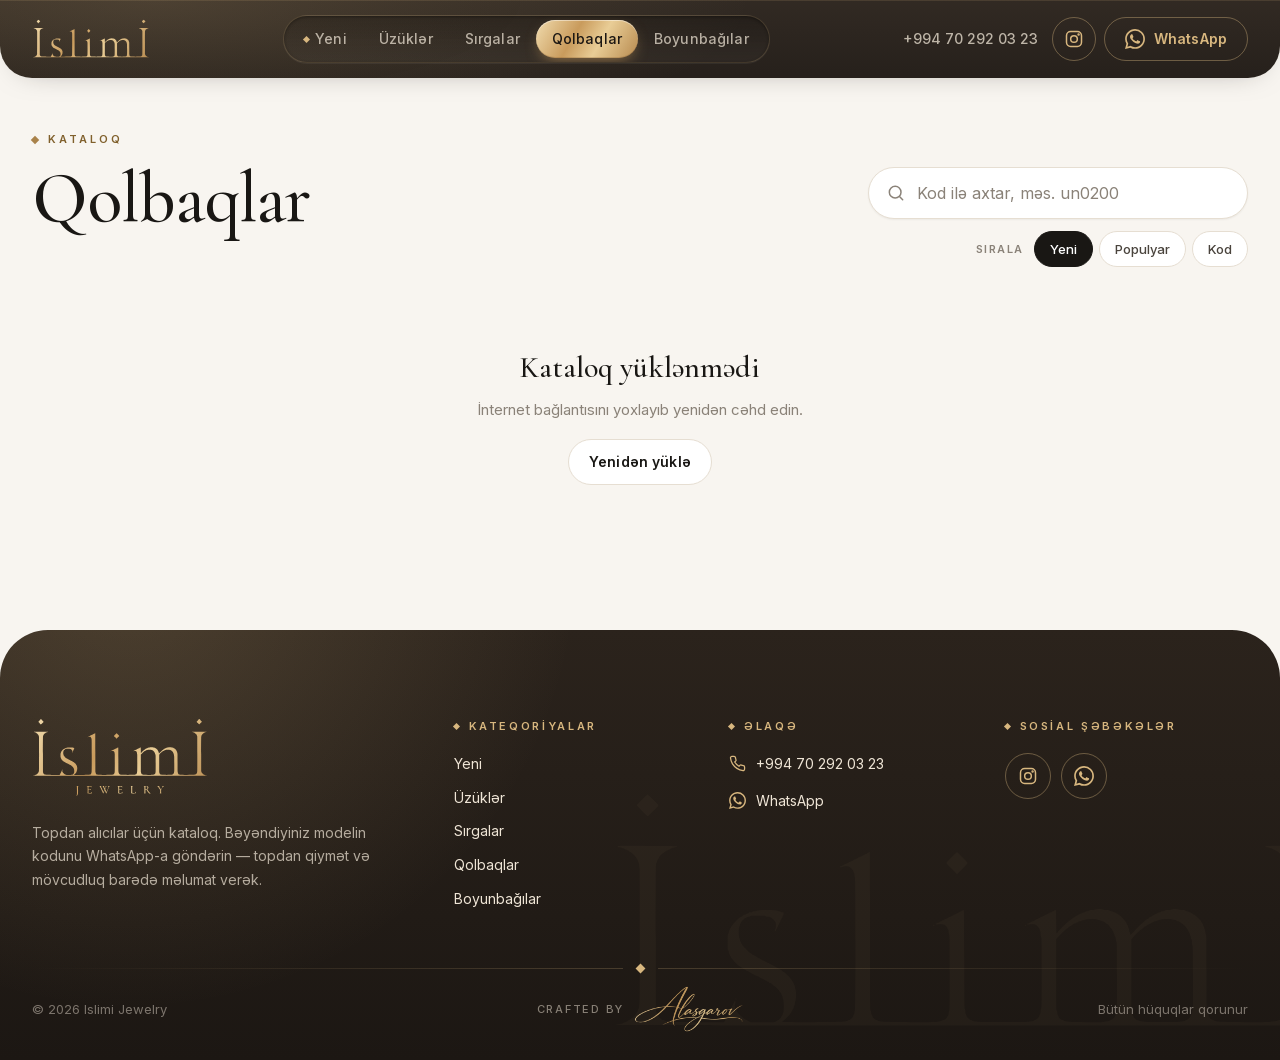
<file: qolbaqlar.html>
<!DOCTYPE html>
<html lang="az">
<head>
  <meta charset="UTF-8" />
  <meta name="viewport" content="width=device-width, initial-scale=1, viewport-fit=cover" />
  <title>Qolbaqlar | Kataloq — Islimi Jewelry</title>
  <meta name="description" content="Islimi Jewelry qolbaq kataloqu (topdan satış). Bəyəndiyiniz qolbağın kodunu WhatsApp-a göndərin." />
  <meta name="theme-color" content="#2b231c" />
  <link rel="canonical" href="https://catalog.islimi.az/qolbaqlar" />
  <meta property="og:type" content="website" />
  <meta property="og:site_name" content="Islimi Jewelry" />
  <meta property="og:title" content="Qolbaqlar | Kataloq — Islimi Jewelry" />
  <meta property="og:description" content="Islimi Jewelry qolbaq kataloqu (topdan satış). Bəyəndiyiniz qolbağın kodunu WhatsApp-a göndərin." />
  <meta property="og:url" content="https://catalog.islimi.az/qolbaqlar" />
  <meta property="og:image" content="https://catalog.islimi.az/assets/og.jpg" />
  <meta property="og:image:width" content="1200" />
  <meta property="og:image:height" content="630" />
  <meta property="og:locale" content="az_AZ" />
  <meta name="twitter:card" content="summary_large_image" />
  <link rel="icon" href="data:image/svg+xml,%3Csvg xmlns='http://www.w3.org/2000/svg' viewBox='0 0 64 64'%3E%3Crect width='64' height='64' rx='16' fill='%23191714'/%3E%3Crect x='23' y='23' width='18' height='18' fill='%23c9a76f' transform='rotate(45 32 32)'/%3E%3C/svg%3E" />
  <link rel="apple-touch-icon" href="/assets/apple-touch-icon.png" />

  <link rel="preconnect" href="https://video.islimi.az" />
  <link rel="preload" href="/assets/fonts/cormorant-garamond-v4.woff2" as="font" type="font/woff2" crossorigin />
  <link rel="preload" href="/assets/fonts/inter-v4.woff2" as="font" type="font/woff2" crossorigin />
  <link rel="stylesheet" href="/assets/catalog.css?v=079d27b0" />
  <script defer src="/assets/catalog.js?v=df672673"></script>

  <script type="text/javascript">
    (function(c,l,a,r,i,t,y){
        c[a]=c[a]||function(){(c[a].q=c[a].q||[]).push(arguments)};
        t=l.createElement(r);t.async=1;t.src="https://www.clarity.ms/tag/"+i;
        y=l.getElementsByTagName(r)[0];y.parentNode.insertBefore(t,y);
    })(window, document, "clarity", "script", "shfkj35kk3");
  </script>
</head>
<body class="is-cat">
  <a class="skip" href="#grid">Kataloqa keç</a>

  <header class="header" id="header">
    <div class="header__inner wrap">
      <a class="header__logo" href="/" aria-label="Islimi Jewelry — ana səhifə"><span class="logo-mark" role="img" aria-label="Islimi"></span></a>
      <nav class="cats" id="cats" aria-label="Kateqoriyalar">
        <span class="cats__pill" aria-hidden="true"></span>
        <a class="chip" href="/" data-slug=""><span class="diamond" aria-hidden="true"></span>Yeni</a>
        <a class="chip" href="/uzukler" data-slug="uzukler">Üzüklər <span class="chip__count"></span></a>
        <a class="chip" href="/sirqalar" data-slug="sirqalar">Sırgalar <span class="chip__count"></span></a>
        <a class="chip" href="/qolbaqlar" data-slug="qolbaqlar" aria-current="page">Qolbaqlar <span class="chip__count"></span></a>
        <a class="chip" href="/boyunbagilar" data-slug="boyunbagilar">Boyunbağılar <span class="chip__count"></span></a>
      </nav>
      <div class="header__actions">
        <a class="header__phone" href="tel:+994702920323">+994 70 292 03 23</a>
        <a class="icon-btn header__call" href="tel:+994702920323" aria-label="Zəng edin: +994 70 292 03 23"><svg class="icon" viewBox="0 0 24 24" fill="none" stroke="currentColor" stroke-width="1.8" stroke-linecap="round" stroke-linejoin="round" aria-hidden="true"><path d="M22 16.92v3a2 2 0 0 1-2.18 2 19.79 19.79 0 0 1-8.63-3.07 19.5 19.5 0 0 1-6-6 19.79 19.79 0 0 1-3.07-8.67A2 2 0 0 1 4.11 2h3a2 2 0 0 1 2 1.72c.13.96.36 1.9.7 2.81a2 2 0 0 1-.45 2.11L8.09 9.91a16 16 0 0 0 6 6l1.27-1.27a2 2 0 0 1 2.11-.45c.91.34 1.85.57 2.81.7A2 2 0 0 1 22 16.92z"/></svg></a>
        <a class="icon-btn" href="https://www.instagram.com/islimi_jewellery/" target="_blank" rel="noopener" aria-label="Instagram"><svg class="icon" viewBox="0 0 24 24" fill="none" stroke="currentColor" stroke-width="1.8" stroke-linecap="round" stroke-linejoin="round" aria-hidden="true"><rect x="3" y="3" width="18" height="18" rx="5"/><circle cx="12" cy="12" r="4"/><circle cx="17.5" cy="6.5" r=".6" fill="currentColor"/></svg></a>
        <a class="btn btn--wa header__wa" href="https://wa.me/994702920323?text=Salam%21" target="_blank" rel="noopener" aria-label="WhatsApp ilə yazın"><svg class="icon" viewBox="0 0 24 24" fill="currentColor" aria-hidden="true"><path d="M17.47 14.38c-.3-.15-1.76-.87-2.03-.97-.27-.1-.47-.15-.67.15-.2.3-.77.97-.94 1.16-.17.2-.35.22-.64.08-.3-.15-1.26-.47-2.39-1.48-.88-.79-1.48-1.76-1.65-2.06-.17-.3-.02-.46.13-.6.13-.14.3-.35.45-.52.15-.18.2-.3.3-.5.1-.2.05-.37-.03-.52-.07-.15-.67-1.61-.92-2.2-.24-.58-.49-.5-.67-.51h-.57c-.2 0-.52.07-.79.37-.27.3-1.04 1.02-1.04 2.48 0 1.46 1.07 2.88 1.21 3.07.15.2 2.1 3.2 5.08 4.49.71.31 1.26.49 1.7.63.71.22 1.36.19 1.87.12.57-.09 1.76-.72 2-1.41.25-.7.25-1.29.18-1.42-.08-.12-.28-.2-.57-.35M12.05 21.79h-.01a9.87 9.87 0 0 1-5.03-1.38l-.36-.21-3.74.98 1-3.65-.24-.37a9.86 9.86 0 0 1-1.51-5.26c0-5.45 4.44-9.88 9.89-9.88 2.64 0 5.12 1.03 6.99 2.9a9.83 9.83 0 0 1 2.89 6.99c0 5.45-4.44 9.88-9.88 9.88m8.41-18.3A11.82 11.82 0 0 0 12.05 0C5.5 0 .16 5.34.16 11.89c0 2.1.55 4.14 1.59 5.95L.06 24l6.3-1.65a11.88 11.88 0 0 0 5.69 1.45c6.55 0 11.89-5.34 11.89-11.89 0-3.18-1.24-6.17-3.48-8.42"/></svg><span>WhatsApp</span></a>
      </div>
    </div>
  </header>

  <main>
    <section class="hero home-only is-loading" id="hero" hidden>
      <div class="wrap hero__grid">
        <div class="hero__text reveal">
          <p class="eyebrow"><span class="diamond" aria-hidden="true"></span><span lang="en">Islimi Jewelry</span><span aria-hidden="true">·</span><span>Topdan satış</span></p>
          <h1 class="hero__title">Mağazanız üçün <em>zəriflik</em></h1>
          <div class="hero__cta">
            <a class="btn btn--dark btn--lg" href="#catalog" data-scroll><svg class="icon" viewBox="0 0 24 24" fill="none" stroke="currentColor" stroke-width="1.8" stroke-linecap="round" stroke-linejoin="round" aria-hidden="true"><path d="M12 5v14M6 13l6 6 6-6"/></svg>Kataloqa bax</a>
            <a class="btn btn--ghost btn--lg" href="https://wa.me/994702920323?text=Salam%21" target="_blank" rel="noopener"><svg class="icon" viewBox="0 0 24 24" fill="currentColor" aria-hidden="true"><path d="M17.47 14.38c-.3-.15-1.76-.87-2.03-.97-.27-.1-.47-.15-.67.15-.2.3-.77.97-.94 1.16-.17.2-.35.22-.64.08-.3-.15-1.26-.47-2.39-1.48-.88-.79-1.48-1.76-1.65-2.06-.17-.3-.02-.46.13-.6.13-.14.3-.35.45-.52.15-.18.2-.3.3-.5.1-.2.05-.37-.03-.52-.07-.15-.67-1.61-.92-2.2-.24-.58-.49-.5-.67-.51h-.57c-.2 0-.52.07-.79.37-.27.3-1.04 1.02-1.04 2.48 0 1.46 1.07 2.88 1.21 3.07.15.2 2.1 3.2 5.08 4.49.71.31 1.26.49 1.7.63.71.22 1.36.19 1.87.12.57-.09 1.76-.72 2-1.41.25-.7.25-1.29.18-1.42-.08-.12-.28-.2-.57-.35M12.05 21.79h-.01a9.87 9.87 0 0 1-5.03-1.38l-.36-.21-3.74.98 1-3.65-.24-.37a9.86 9.86 0 0 1-1.51-5.26c0-5.45 4.44-9.88 9.89-9.88 2.64 0 5.12 1.03 6.99 2.9a9.83 9.83 0 0 1 2.89 6.99c0 5.45-4.44 9.88-9.88 9.88m8.41-18.3A11.82 11.82 0 0 0 12.05 0C5.5 0 .16 5.34.16 11.89c0 2.1.55 4.14 1.59 5.95L.06 24l6.3-1.65a11.88 11.88 0 0 0 5.69 1.45c6.55 0 11.89-5.34 11.89-11.89 0-3.18-1.24-6.17-3.48-8.42"/></svg>Topdan sifariş</a>
          </div>
          <dl class="hero__stats">
            <div class="stat"><dt class="stat__label">model</dt><dd class="stat__num" id="statTotal"></dd></div>
            <div class="stat"><dt class="stat__label">kateqoriya</dt><dd class="stat__num">4</dd></div>
            <div class="stat"><dt class="stat__label">yenilənib</dt><dd class="stat__num" id="statUpdated"></dd></div>
          </dl>
        </div>
        <div class="hero__visual reveal" aria-hidden="true">
          <div class="hero__arch">
            <img class="hero__orn" src="/assets/ornament.svg" alt="" width="400" height="400" />
            <span class="logo-mark logo-mark--full hero__mark"></span>
            <span class="hero__rule"><span class="diamond"></span></span>
            <span class="hero__spark" style="--x: 14%; --y: 64%; --d: 0s"></span>
            <span class="hero__spark" style="--x: 84%; --y: 58%; --d: 1.6s"></span>
            <span class="hero__spark" style="--x: 22%; --y: 90%; --d: 3.1s"></span>
          </div>
        </div>
      </div>
    </section>

    <section class="section home-only reveal" hidden>
      <div class="wrap">
        <div class="section-head">
          <div>
            <p class="eyebrow"><span class="diamond" aria-hidden="true"></span>Kolleksiyalar</p>
            <h2 class="section-title">Kateqoriyalar</h2>
          </div>
        </div>
        <div class="tiles" id="tiles">
          <a class="tile tile--uzukler" href="/uzukler" data-slug="uzukler">
            <span class="tile__index">01</span>
            <span class="tile__icon" aria-hidden="true"><svg viewBox="0 0 120 120" fill="none" stroke="currentColor" stroke-width="1.6" stroke-linecap="round" stroke-linejoin="round"><circle cx="60" cy="76" r="30"/><circle cx="60" cy="76" r="24"/><path d="M46 33 52 25h16l6 8-14 15z"/><path d="M46 33h28M52 25l4 8 4 15 4-15 4-8"/><path d="M54 46.5l-3 3.5M66 46.5l3 3.5"/></svg></span>
            <span class="tile__body"><span><span class="tile__name">Üzüklər</span><span class="tile__count" data-count="uzukler">&nbsp;</span></span><span class="tile__arrow"><svg class="icon" viewBox="0 0 24 24" fill="none" stroke="currentColor" stroke-width="1.8" stroke-linecap="round" stroke-linejoin="round" aria-hidden="true"><path d="M5 12h14M13 6l6 6-6 6"/></svg></span></span>
          </a>
          <a class="tile tile--sirqalar" href="/sirqalar" data-slug="sirqalar">
            <span class="tile__index">02</span>
            <span class="tile__icon" aria-hidden="true"><svg viewBox="0 0 120 120" fill="none" stroke="currentColor" stroke-width="1.6" stroke-linecap="round" stroke-linejoin="round"><path d="M40 22a6 6 0 1 1 6 6v10"/><path d="M46 46l5 6-5 6-5-6z"/><path d="M46 58v4"/><path d="M46 62c-9 12-9 26 0 32 9-6 9-20 0-32z"/><path d="M46 70v16"/><path d="M74 22a6 6 0 1 1 6 6v10"/><path d="M80 46l5 6-5 6-5-6z"/><path d="M80 58v4"/><path d="M80 62c-9 12-9 26 0 32 9-6 9-20 0-32z"/><path d="M80 70v16"/></svg></span>
            <span class="tile__body"><span><span class="tile__name">Sırgalar</span><span class="tile__count" data-count="sirqalar">&nbsp;</span></span><span class="tile__arrow"><svg class="icon" viewBox="0 0 24 24" fill="none" stroke="currentColor" stroke-width="1.8" stroke-linecap="round" stroke-linejoin="round" aria-hidden="true"><path d="M5 12h14M13 6l6 6-6 6"/></svg></span></span>
          </a>
          <a class="tile tile--qolbaqlar" href="/qolbaqlar" data-slug="qolbaqlar">
            <span class="tile__index">03</span>
            <span class="tile__icon" aria-hidden="true"><svg viewBox="0 0 120 120" fill="none" stroke="currentColor" stroke-width="1.6" stroke-linecap="round" stroke-linejoin="round"><ellipse cx="60" cy="62" rx="40" ry="20"/><ellipse cx="60" cy="62" rx="33" ry="14"/><path d="M60 76l4 4-4 6-4-6z"/><path d="M44 74.5l3 3.5-3 4.5-3-4.5zM76 74.5l3 3.5-3 4.5-3-4.5z"/><path d="M30 70.5l2.5 3-2.5 3.5-2.5-3.5zM90 70.5l2.5 3-2.5 3.5-2.5-3.5z"/></svg></span>
            <span class="tile__body"><span><span class="tile__name">Qolbaqlar</span><span class="tile__count" data-count="qolbaqlar">&nbsp;</span></span><span class="tile__arrow"><svg class="icon" viewBox="0 0 24 24" fill="none" stroke="currentColor" stroke-width="1.8" stroke-linecap="round" stroke-linejoin="round" aria-hidden="true"><path d="M5 12h14M13 6l6 6-6 6"/></svg></span></span>
          </a>
          <a class="tile tile--boyunbagilar" href="/boyunbagilar" data-slug="boyunbagilar">
            <span class="tile__index">04</span>
            <span class="tile__icon" aria-hidden="true"><svg viewBox="0 0 120 120" fill="none" stroke="currentColor" stroke-width="1.6" stroke-linecap="round" stroke-linejoin="round"><path d="M26 24c2 40 22 52 34 52s32-12 34-52"/><path d="M32 24c2 34 18 46 28 46s26-12 28-46" stroke-dasharray="1.5 4"/><path d="M60 76v6"/><path d="M60 82l9 11-9 15-9-15z"/><path d="M51 93h18M60 82l-3 11 3 15 3-15z"/></svg></span>
            <span class="tile__body"><span><span class="tile__name">Boyunbağılar</span><span class="tile__count" data-count="boyunbagilar">&nbsp;</span></span><span class="tile__arrow"><svg class="icon" viewBox="0 0 24 24" fill="none" stroke="currentColor" stroke-width="1.8" stroke-linecap="round" stroke-linejoin="round" aria-hidden="true"><path d="M5 12h14M13 6l6 6-6 6"/></svg></span></span>
          </a>
        </div>
      </div>
    </section>

    <section class="wrap" id="catalog">
      <div class="intro">
        <div>
          <p class="eyebrow" id="pageEyebrow"><span class="diamond" aria-hidden="true"></span>Kataloq</p>
          <h1 class="intro__title" id="pageTitle">Qolbaqlar</h1>
          <p class="intro__meta" id="pageMeta" aria-live="polite"></p>
        </div>
        <div class="intro__tools">
          <label class="search" role="search">
            <svg class="icon" viewBox="0 0 24 24" fill="none" stroke="currentColor" stroke-width="1.8" stroke-linecap="round" stroke-linejoin="round" aria-hidden="true"><circle cx="11" cy="11" r="7"/><path d="m20 20-3.5-3.5"/></svg>
            <input id="search" type="search" placeholder="Kod ilə axtar, məs. un0200" autocomplete="off" autocapitalize="off" spellcheck="false" enterkeyhint="search" aria-label="Kod ilə axtar" />
            <button class="search__clear" id="searchClear" type="button" aria-label="Təmizlə" hidden><svg class="icon" viewBox="0 0 24 24" fill="none" stroke="currentColor" stroke-width="2" stroke-linecap="round" stroke-linejoin="round" aria-hidden="true"><path d="M6 6l12 12M18 6 6 18"/></svg></button>
          </label>
          <div class="sort" id="sort" role="group" aria-label="Sıralama">
            <span class="sort__label">Sırala</span>
            <button class="sort__btn" type="button" data-sort="new" aria-pressed="true">Yeni</button>
            <button class="sort__btn" type="button" data-sort="pop" aria-pressed="false">Populyar</button>
            <button class="sort__btn" type="button" data-sort="code" aria-pressed="false">Kod</button>
          </div>
        </div>
      </div>

      <div class="grid" id="grid"></div>
      <div class="status" id="status" aria-live="polite"></div>
      <button class="btn btn--outline more" id="more" type="button" hidden>Daha çox göstər</button>
      <div class="sentinel" id="sentinel" aria-hidden="true"></div>
    </section>

  </main>

  <footer class="footer">
    <div class="wrap">
      <div class="footer__grid">
        <div class="footer__about">
          <a href="/" class="footer__logo" aria-label="Islimi Jewelry"><span class="logo-mark logo-mark--full" role="img" aria-label="Islimi Jewelry"></span></a>
          <p>Topdan alıcılar üçün kataloq. Bəyəndiyiniz modelin kodunu WhatsApp-a göndərin — topdan qiymət və mövcudluq barədə məlumat verək.</p>
        </div>
        <div>
          <h4>Kateqoriyalar</h4>
          <ul class="footer__cats">
            <li><a href="/">Yeni</a></li>
            <li><a href="/uzukler">Üzüklər</a></li>
            <li><a href="/sirqalar">Sırgalar</a></li>
            <li><a href="/qolbaqlar">Qolbaqlar</a></li>
            <li><a href="/boyunbagilar">Boyunbağılar</a></li>
          </ul>
        </div>
        <div>
          <h4>Əlaqə</h4>
          <ul>
            <li><a class="contact" href="tel:+994702920323"><svg class="icon" viewBox="0 0 24 24" fill="none" stroke="currentColor" stroke-width="1.8" stroke-linecap="round" stroke-linejoin="round" aria-hidden="true"><path d="M22 16.92v3a2 2 0 0 1-2.18 2 19.79 19.79 0 0 1-8.63-3.07 19.5 19.5 0 0 1-6-6 19.79 19.79 0 0 1-3.07-8.67A2 2 0 0 1 4.11 2h3a2 2 0 0 1 2 1.72c.13.96.36 1.9.7 2.81a2 2 0 0 1-.45 2.11L8.09 9.91a16 16 0 0 0 6 6l1.27-1.27a2 2 0 0 1 2.11-.45c.91.34 1.85.57 2.81.7A2 2 0 0 1 22 16.92z"/></svg>+994 70 292 03 23</a></li>
            <li><a class="contact" href="https://wa.me/994702920323?text=Salam%21" target="_blank" rel="noopener"><svg class="icon" viewBox="0 0 24 24" fill="currentColor" aria-hidden="true"><path d="M17.47 14.38c-.3-.15-1.76-.87-2.03-.97-.27-.1-.47-.15-.67.15-.2.3-.77.97-.94 1.16-.17.2-.35.22-.64.08-.3-.15-1.26-.47-2.39-1.48-.88-.79-1.48-1.76-1.65-2.06-.17-.3-.02-.46.13-.6.13-.14.3-.35.45-.52.15-.18.2-.3.3-.5.1-.2.05-.37-.03-.52-.07-.15-.67-1.61-.92-2.2-.24-.58-.49-.5-.67-.51h-.57c-.2 0-.52.07-.79.37-.27.3-1.04 1.02-1.04 2.48 0 1.46 1.07 2.88 1.21 3.07.15.2 2.1 3.2 5.08 4.49.71.31 1.26.49 1.7.63.71.22 1.36.19 1.87.12.57-.09 1.76-.72 2-1.41.25-.7.25-1.29.18-1.42-.08-.12-.28-.2-.57-.35M12.05 21.79h-.01a9.87 9.87 0 0 1-5.03-1.38l-.36-.21-3.74.98 1-3.65-.24-.37a9.86 9.86 0 0 1-1.51-5.26c0-5.45 4.44-9.88 9.89-9.88 2.64 0 5.12 1.03 6.99 2.9a9.83 9.83 0 0 1 2.89 6.99c0 5.45-4.44 9.88-9.88 9.88m8.41-18.3A11.82 11.82 0 0 0 12.05 0C5.5 0 .16 5.34.16 11.89c0 2.1.55 4.14 1.59 5.95L.06 24l6.3-1.65a11.88 11.88 0 0 0 5.69 1.45c6.55 0 11.89-5.34 11.89-11.89 0-3.18-1.24-6.17-3.48-8.42"/></svg>WhatsApp</a></li>
            <li class="contact-ig"><a class="contact" href="https://www.instagram.com/islimi_jewellery/" target="_blank" rel="noopener"><svg class="icon" viewBox="0 0 24 24" fill="none" stroke="currentColor" stroke-width="1.8" stroke-linecap="round" stroke-linejoin="round" aria-hidden="true"><rect x="3" y="3" width="18" height="18" rx="5"/><circle cx="12" cy="12" r="4"/><circle cx="17.5" cy="6.5" r=".6" fill="currentColor"/></svg>@islimi_jewellery</a></li>
          </ul>
        </div>
        <div>
          <h4>Sosial şəbəkələr</h4>
          <div class="footer__social">
            <a href="https://www.instagram.com/islimi_jewellery/" target="_blank" rel="noopener" aria-label="Instagram"><svg class="icon" viewBox="0 0 24 24" fill="none" stroke="currentColor" stroke-width="1.8" stroke-linecap="round" stroke-linejoin="round" aria-hidden="true"><rect x="3" y="3" width="18" height="18" rx="5"/><circle cx="12" cy="12" r="4"/><circle cx="17.5" cy="6.5" r=".6" fill="currentColor"/></svg></a>
            <a href="https://wa.me/994702920323?text=Salam%21" target="_blank" rel="noopener" aria-label="WhatsApp"><svg class="icon" viewBox="0 0 24 24" fill="currentColor" aria-hidden="true"><path d="M17.47 14.38c-.3-.15-1.76-.87-2.03-.97-.27-.1-.47-.15-.67.15-.2.3-.77.97-.94 1.16-.17.2-.35.22-.64.08-.3-.15-1.26-.47-2.39-1.48-.88-.79-1.48-1.76-1.65-2.06-.17-.3-.02-.46.13-.6.13-.14.3-.35.45-.52.15-.18.2-.3.3-.5.1-.2.05-.37-.03-.52-.07-.15-.67-1.61-.92-2.2-.24-.58-.49-.5-.67-.51h-.57c-.2 0-.52.07-.79.37-.27.3-1.04 1.02-1.04 2.48 0 1.46 1.07 2.88 1.21 3.07.15.2 2.1 3.2 5.08 4.49.71.31 1.26.49 1.7.63.71.22 1.36.19 1.87.12.57-.09 1.76-.72 2-1.41.25-.7.25-1.29.18-1.42-.08-.12-.28-.2-.57-.35M12.05 21.79h-.01a9.87 9.87 0 0 1-5.03-1.38l-.36-.21-3.74.98 1-3.65-.24-.37a9.86 9.86 0 0 1-1.51-5.26c0-5.45 4.44-9.88 9.89-9.88 2.64 0 5.12 1.03 6.99 2.9a9.83 9.83 0 0 1 2.89 6.99c0 5.45-4.44 9.88-9.88 9.88m8.41-18.3A11.82 11.82 0 0 0 12.05 0C5.5 0 .16 5.34.16 11.89c0 2.1.55 4.14 1.59 5.95L.06 24l6.3-1.65a11.88 11.88 0 0 0 5.69 1.45c6.55 0 11.89-5.34 11.89-11.89 0-3.18-1.24-6.17-3.48-8.42"/></svg></a>
          </div>
        </div>
      </div>
      <div class="footer__divider" aria-hidden="true"><span class="diamond"></span></div>
      <div class="footer__bottom">
        <span class="footer__copy">© <span data-year>2026</span> Islimi Jewelry</span>
        <a class="sig" href="https://alasgarov.com" target="_blank" rel="noopener" aria-label="Crafted by Alasgarov"><span>Crafted by</span><svg viewBox="0 0 380 160" aria-hidden="true"><mask id="islSigMask"><g fill="none" stroke="#fff" stroke-linecap="round" stroke-linejoin="round"><path d="M5,115.8l.4,2.4l.6,1.6l1.8,2.1l2,1.3l2.2,1l4.2,.8l4.8,.5l4,0l7-1l4.2-.9l4.3-1.2l5.5-1.9l9-3.8l11.5-6.5l12.3-8.3l10.2-8.4l6.8-6l10-9.7l1.8-2l1.3-2.8l5.2-2.8l1-2.2l2.1-2.5l16.6-18l9.2-9.7l15.5-15.3l8-7.1l7.7-6.1l3.8-2.4l3.8-.9l.8,.5l.1,0l4.8-2l-4.8,2l.2,.6l-.8,3.7l-8.5,15.2l-8,15.5l-8.9,18.7l-4.5,10.3l-.6,2.2l-2.1,2.8l-.5,2.5l-4.8,12.5l-3.2,9.7l-2.1,7.6l-1.5,6.4l-1.2,8.3l.6,7.3l.6,2.7l1.4,2.3l1.4,1.4" pathLength="1" stroke-width="8.5" class="sig-stroke" style="animation-delay:0.1s;animation-duration:0.35s"/><path d="M5,115.8l.5-2l1.1-2.3l1.8-2.5l3.1-3.4l6.7-5.3l9.3-5.6l11.5-5.6l12.8-5l12.2-4.1l16-4.1l10.5-2l12-1.7l4.5-.2l2.1,.8l5-2.3l1.9,.7l10.8,0l9.7,.6l10.7,1.3l2.6,1.4l1.8-1.2l2.2,1.5l6.2,1.7l3.5,1.3l1.5,.9l.5,0l3-3.2l.7-.2l2.3,.1l1.3-.5l3.7-2.9l10.3-9.5l8-8.7l4.8-6l4.3-6l3.7-6l1.4-3.3l.5-2l-.4-1l-1.1-.6l-1.2,0l-1.3,.5l-4.3,2.7l-7.2,6.9l-3.8,4.2l-7.8,9.8l-7.3,10.5l-4.7,7.5l-1.5,4l-3.9,4.5l-.6,2l-5.8,11.5l-2.8,7.2l-.9,3.6l0,2.4l.6,1.8l.7,.7l1.3,.1l3-1.3l6-5l7.3-6.7l1.7-.5l.7,.2l.8,.7l.5,1.5l.7,.5l2.6-.4l4.4-2.9l6-5l3.7-1.3l1.8-2.4l.3-1.2l-.2-.6l3.7-.9l-3.7,.9l0-.2l-.8-1.4l-.8-.8l-2-.5l-1,.1l-2.7,1l-3.7,2.5l-3,2.7l-2.6,3l-2.3,3l-.8,2l.4,1.9l1,.5l2.3-.4l1.2-.6l3.2-2.3l6-5l2.6-.9l.6,.2l.2,.3l-.4,3l.4,2l.5,1.2l.7,.4l1,.1l3-.7l4.7-2.8l6.5-5.1l2.5-1.2l.7-.9l.8-2.3l2.5-2.6l2.5-1.4l1.9-.2l-1.9,.2l-2,1.1l-2,1.7l-1.4,2l-.2,2l.4,1.5l1.9,3l.7,2.5l-.3,2.8l-.8,2l-1.8,2l-3.5,2.5l-3.2,1.3l-2.6,.2l-1.3-.6l-.2-1l.5-1.2l1.6-1.6l3-2.1l4.7-2.6l3.6-.8l1.1-1.5l1.3-.8l2-.6l3.5-1.5l2-.4l.8,.1l.6,.6l.2,1l-1.2,3.2l-.2,2.2l.6,.7l1.2,0l2-.6l1.5-.9l3.3-2.3l6-5.2l1.2-.6l2-.3l.7-1l.1-2l-1-1.2l-1.6-1l-2.2-.2l-2.2,.8l-2,1.1l-7.5,6.2l6.2-5.3l3.5-2.2l2-.6l1.8,0l1.2,.5l1.5,1.4l4-2l-4,2l.4,1l-.2,1.5l-.9,2l-1.3,6.2l-4.3,7.3l-.6,.2l-1.4-.5l-2,.5l-11.7,6.3l-1.7,1.7l-5.4,1.1l-1.6,2l-13,7.8l-8.8,6.3l-7,6.1l-4.6,5l-2.4,3.2l-2,3.8l-1,3.5l.3,2.7l1.5,2.6l2.2,1.4l3,.8l4.8-.2l2.4-.6l4-1.4l6.8-3.6l5.8-4.1l4.7-4.1l5.3-5.2l8.1-10l7-10.8l1.1-3l2.5-2.3l.7-2.5l1.8-3.4l.7-2.5l4.2-6.8l.6-.2l1.3,.2l2-.5l3.7-2.2l2-.5l.7,.3l.4,.6l.2,2.6l.4,1.3l.8,.3l2.2-.6l1.3-.5l2-1.4l6.5-5.2l2.8-.9l.9-.6l1.3-1.7l.6-1.5l0-.1l2.9-.4l-2.9,.4l-.1-.9l-1-1.7l-1.5-.7l-1.8-.1l-3,1.1l-2.4,1.5l-2.6,2.1l-5.8,6.3l-.6,1.5l.2,3l1,.4l3.2-1l8.3-6.4l1-.6l2-.5l.5,.2l.1,.4l-.1,4l.4,1.5l1.1,.9l2-.1l1.3-.4l2-1.1l2.7-1.9l5.3-4.4l2-2l1.3-2.2l1.8-1.6l.7-1l.6-2.2l-.3-.8l-1.1,0l-1.1,.8l-.6,1.2l.1,1.8l.8,.8l1.2,.6l4,.4l.8,.7l.4,1l-.5,2.5l-3.7,6l-1.9,4l.3,2.2l.7,.8l.9,.1l2.3-.5l1.5-.8l4.5-3.2l5-4.1l2-.9l1,0l.5,.4l0,2l.4,2.2l.8,1.4l.8,.3l1.5-.2l2.5-1.2l2.8-2.3l2.3-2.4l1.4-2l1.4-2.8l.3-2.5l-.5-1.3l-1.9-1.1l-1,0l-1,.3l-2,1.3l-2.6,2.3l-4.5,5.7l3.3-4.2l2.5-2.7l2.3-1.8l1.4-.8l1-.2l1,.2l2,1.3l.8,.1l4.8-.5l5.4-1.5l1.8-.1l.7,.4l.4,.6l5.4-3l-5.4,3l-.3,2.3l-3.2,6l-1.6,4.2l-.2,1.5l.1,1.3l.6,.7l.7,.1l1.8-.4l2-1.1l18-16.3l8.2-6.5l6.3-3.6l2.7-1.2l3-.9l1.6-.1" pathLength="1" stroke-width="7.5" class="sig-stroke" style="animation-delay:0.5s;animation-duration:0.95s"/><path d="M99.5,135.5l3.3-2l7.7-3.8l12.5-5.2l10-3.5l3.1-.6l1-1.4l3.7-.4l13.4-3.5l14.8-2.9l12.2-1.7l13.3-1l19.5,.3l2.6,.8l5.2-.8l1.7,.8l7.7,.7l2,1l2.3-1.1l2,.8l13.5,1.8l17.5,1.4l19.5,0l3-.2l16-1.8l20.2-3l7.6-.7l11.7-.3l7,.6l8.5,1.6l3.8,1.1l4.2,1.9l2.2,1.5l2.5,2.3l1.3,2.3l0,2" pathLength="1" stroke-width="7.5" class="sig-stroke" style="animation-delay:1.5s;animation-duration:0.3s"/></g></mask><image href="/assets/alasgarov-gold.webp" width="380" height="160" mask="url(#islSigMask)"/></svg></a>
        <span class="footer__rights">Bütün hüquqlar qorunur</span>
      </div>
    </div>
  </footer>

  <div class="floating">
    <button class="fab fab--top" id="toTop" type="button" aria-label="Yuxarı"><svg class="icon" viewBox="0 0 24 24" fill="none" stroke="currentColor" stroke-width="2" stroke-linecap="round" stroke-linejoin="round" aria-hidden="true"><path d="m18 15-6-6-6 6"/></svg></button>
    <a class="fab fab--wa" href="https://wa.me/994702920323?text=Salam%21" target="_blank" rel="noopener" aria-label="WhatsApp ilə yazın"><svg class="icon" viewBox="0 0 24 24" fill="currentColor" aria-hidden="true"><path d="M17.47 14.38c-.3-.15-1.76-.87-2.03-.97-.27-.1-.47-.15-.67.15-.2.3-.77.97-.94 1.16-.17.2-.35.22-.64.08-.3-.15-1.26-.47-2.39-1.48-.88-.79-1.48-1.76-1.65-2.06-.17-.3-.02-.46.13-.6.13-.14.3-.35.45-.52.15-.18.2-.3.3-.5.1-.2.05-.37-.03-.52-.07-.15-.67-1.61-.92-2.2-.24-.58-.49-.5-.67-.51h-.57c-.2 0-.52.07-.79.37-.27.3-1.04 1.02-1.04 2.48 0 1.46 1.07 2.88 1.21 3.07.15.2 2.1 3.2 5.08 4.49.71.31 1.26.49 1.7.63.71.22 1.36.19 1.87.12.57-.09 1.76-.72 2-1.41.25-.7.25-1.29.18-1.42-.08-.12-.28-.2-.57-.35M12.05 21.79h-.01a9.87 9.87 0 0 1-5.03-1.38l-.36-.21-3.74.98 1-3.65-.24-.37a9.86 9.86 0 0 1-1.51-5.26c0-5.45 4.44-9.88 9.89-9.88 2.64 0 5.12 1.03 6.99 2.9a9.83 9.83 0 0 1 2.89 6.99c0 5.45-4.44 9.88-9.88 9.88m8.41-18.3A11.82 11.82 0 0 0 12.05 0C5.5 0 .16 5.34.16 11.89c0 2.1.55 4.14 1.59 5.95L.06 24l6.3-1.65a11.88 11.88 0 0 0 5.69 1.45c6.55 0 11.89-5.34 11.89-11.89 0-3.18-1.24-6.17-3.48-8.42"/></svg></a>
  </div>

  <div class="toast" id="toast" role="status" aria-live="polite"></div>

  <button class="picks-bar" id="picksBar" type="button" aria-haspopup="dialog" aria-controls="picks" hidden>
    <span class="picks-bar__icon"><svg class="icon" viewBox="0 0 24 24" fill="none" stroke="currentColor" stroke-width="1.8" stroke-linecap="round" stroke-linejoin="round" aria-hidden="true"><path d="M9 6h11M9 12h11M9 18h11"/><path d="M4.5 6h.01M4.5 12h.01M4.5 18h.01" stroke-width="2.6"/></svg></span>
    <span class="picks-bar__text"><b id="picksCount">0</b> model seçilib</span>
    <span class="picks-bar__go">Siyahı<svg class="icon" viewBox="0 0 24 24" fill="none" stroke="currentColor" stroke-width="2" stroke-linecap="round" stroke-linejoin="round" aria-hidden="true"><path d="m18 15-6-6-6 6"/></svg></span>
  </button>

  <div class="picks" id="picks" role="dialog" aria-modal="true" aria-labelledby="picksTitle" hidden>
    <div class="picks__backdrop" data-picks-close></div>
    <div class="picks__panel">
      <div class="picks__head">
        <div>
          <p class="eyebrow"><span class="diamond" aria-hidden="true"></span>Topdan sifariş</p>
          <h2 class="picks__title" id="picksTitle">Seçilmiş modellər</h2>
          <p class="picks__sub" id="picksSub"></p>
        </div>
        <button class="picks__close" type="button" data-picks-close aria-label="Bağla"><svg class="icon" viewBox="0 0 24 24" fill="none" stroke="currentColor" stroke-width="2" stroke-linecap="round" stroke-linejoin="round" aria-hidden="true"><path d="M6 6l12 12M18 6 6 18"/></svg></button>
      </div>
      <ol class="picks__list" id="picksList"></ol>
      <div class="picks__foot">
        <p class="picks__note" id="picksNote" hidden></p>
        <div class="picks__send" id="picksSend"></div>
        <button class="btn btn--outline btn--block picks__clear" id="picksClear" type="button">Hamısını sil</button>
      </div>
    </div>
  </div>

  <div class="lb" id="lb" role="dialog" aria-modal="true" aria-labelledby="lbCode" hidden>
    <div class="lb__backdrop" data-close></div>
    <div class="lb__panel">
      <button class="lb__close" type="button" data-close aria-label="Bağla"><svg class="icon" viewBox="0 0 24 24" fill="none" stroke="currentColor" stroke-width="2" stroke-linecap="round" stroke-linejoin="round" aria-hidden="true"><path d="M6 6l12 12M18 6 6 18"/></svg></button>
      <div class="lb__media">
        <video id="lbVideo" playsinline muted loop tabindex="0" aria-label="Video: oynat və ya dayandır"></video>
        <button class="lb__nav lb__nav--prev" id="lbPrev" type="button" aria-label="Əvvəlki"><svg class="icon" viewBox="0 0 24 24" fill="none" stroke="currentColor" stroke-width="2" stroke-linecap="round" stroke-linejoin="round" aria-hidden="true"><path d="m15 18-6-6 6-6"/></svg></button>
        <button class="lb__nav lb__nav--next" id="lbNext" type="button" aria-label="Növbəti"><svg class="icon" viewBox="0 0 24 24" fill="none" stroke="currentColor" stroke-width="2" stroke-linecap="round" stroke-linejoin="round" aria-hidden="true"><path d="m9 18 6-6-6-6"/></svg></button>
        <span class="lb__counter" id="lbCounter"></span>
      </div>
      <div class="lb__info">
        <p class="eyebrow lb__cat"><span class="diamond" aria-hidden="true"></span><span id="lbCat"></span></p>
        <h2 class="lb__code" id="lbCode"></h2>
        <p class="lb__date" id="lbDate"></p>
        <div class="lb__actions">
          <div class="lb__row">
            <button class="btn btn--ghost" id="lbFull" type="button"><svg class="icon" viewBox="0 0 24 24" fill="none" stroke="currentColor" stroke-width="1.8" stroke-linecap="round" stroke-linejoin="round" aria-hidden="true"><path d="M8 3H5a2 2 0 0 0-2 2v3M21 8V5a2 2 0 0 0-2-2h-3M3 16v3a2 2 0 0 0 2 2h3M16 21h3a2 2 0 0 0 2-2v-3"/></svg>Tam ekranda bax</button>
            <button class="btn btn--ghost" id="lbShare" type="button"><svg class="icon" viewBox="0 0 24 24" fill="none" stroke="currentColor" stroke-width="1.8" stroke-linecap="round" stroke-linejoin="round" aria-hidden="true"><path d="M12 3v12M7 8l5-5 5 5"/><path d="M5 13v5a3 3 0 0 0 3 3h8a3 3 0 0 0 3-3v-5"/></svg>Paylaş</button>
          </div>
          <button class="btn btn--ghost btn--block lb__pick" id="lbPick" type="button" aria-pressed="false"><svg class="icon pick-icon--add" viewBox="0 0 24 24" fill="none" stroke="currentColor" stroke-width="2" stroke-linecap="round" stroke-linejoin="round" aria-hidden="true"><path d="M12 5v14M5 12h14"/></svg><svg class="icon pick-icon--on" viewBox="0 0 24 24" fill="none" stroke="currentColor" stroke-width="2.2" stroke-linecap="round" stroke-linejoin="round" aria-hidden="true"><path d="m5 12.5 4.5 4.5L19 7.5"/></svg><span>Siyahıya əlavə et</span></button>
          <a class="btn btn--wa btn--block" id="lbWa" href="#" target="_blank" rel="noopener"><svg class="icon" viewBox="0 0 24 24" fill="currentColor" aria-hidden="true"><path d="M17.47 14.38c-.3-.15-1.76-.87-2.03-.97-.27-.1-.47-.15-.67.15-.2.3-.77.97-.94 1.16-.17.2-.35.22-.64.08-.3-.15-1.26-.47-2.39-1.48-.88-.79-1.48-1.76-1.65-2.06-.17-.3-.02-.46.13-.6.13-.14.3-.35.45-.52.15-.18.2-.3.3-.5.1-.2.05-.37-.03-.52-.07-.15-.67-1.61-.92-2.2-.24-.58-.49-.5-.67-.51h-.57c-.2 0-.52.07-.79.37-.27.3-1.04 1.02-1.04 2.48 0 1.46 1.07 2.88 1.21 3.07.15.2 2.1 3.2 5.08 4.49.71.31 1.26.49 1.7.63.71.22 1.36.19 1.87.12.57-.09 1.76-.72 2-1.41.25-.7.25-1.29.18-1.42-.08-.12-.28-.2-.57-.35M12.05 21.79h-.01a9.87 9.87 0 0 1-5.03-1.38l-.36-.21-3.74.98 1-3.65-.24-.37a9.86 9.86 0 0 1-1.51-5.26c0-5.45 4.44-9.88 9.89-9.88 2.64 0 5.12 1.03 6.99 2.9a9.83 9.83 0 0 1 2.89 6.99c0 5.45-4.44 9.88-9.88 9.88m8.41-18.3A11.82 11.82 0 0 0 12.05 0C5.5 0 .16 5.34.16 11.89c0 2.1.55 4.14 1.59 5.95L.06 24l6.3-1.65a11.88 11.88 0 0 0 5.69 1.45c6.55 0 11.89-5.34 11.89-11.89 0-3.18-1.24-6.17-3.48-8.42"/></svg>WhatsApp ilə sifariş et</a>
          <p class="lb__hint"><span class="diamond" aria-hidden="true"></span>Adətən bir neçə dəqiqə ərzində cavab veririk.</p>
        </div>
      </div>
    </div>
  </div>
</body>
</html>
</file>
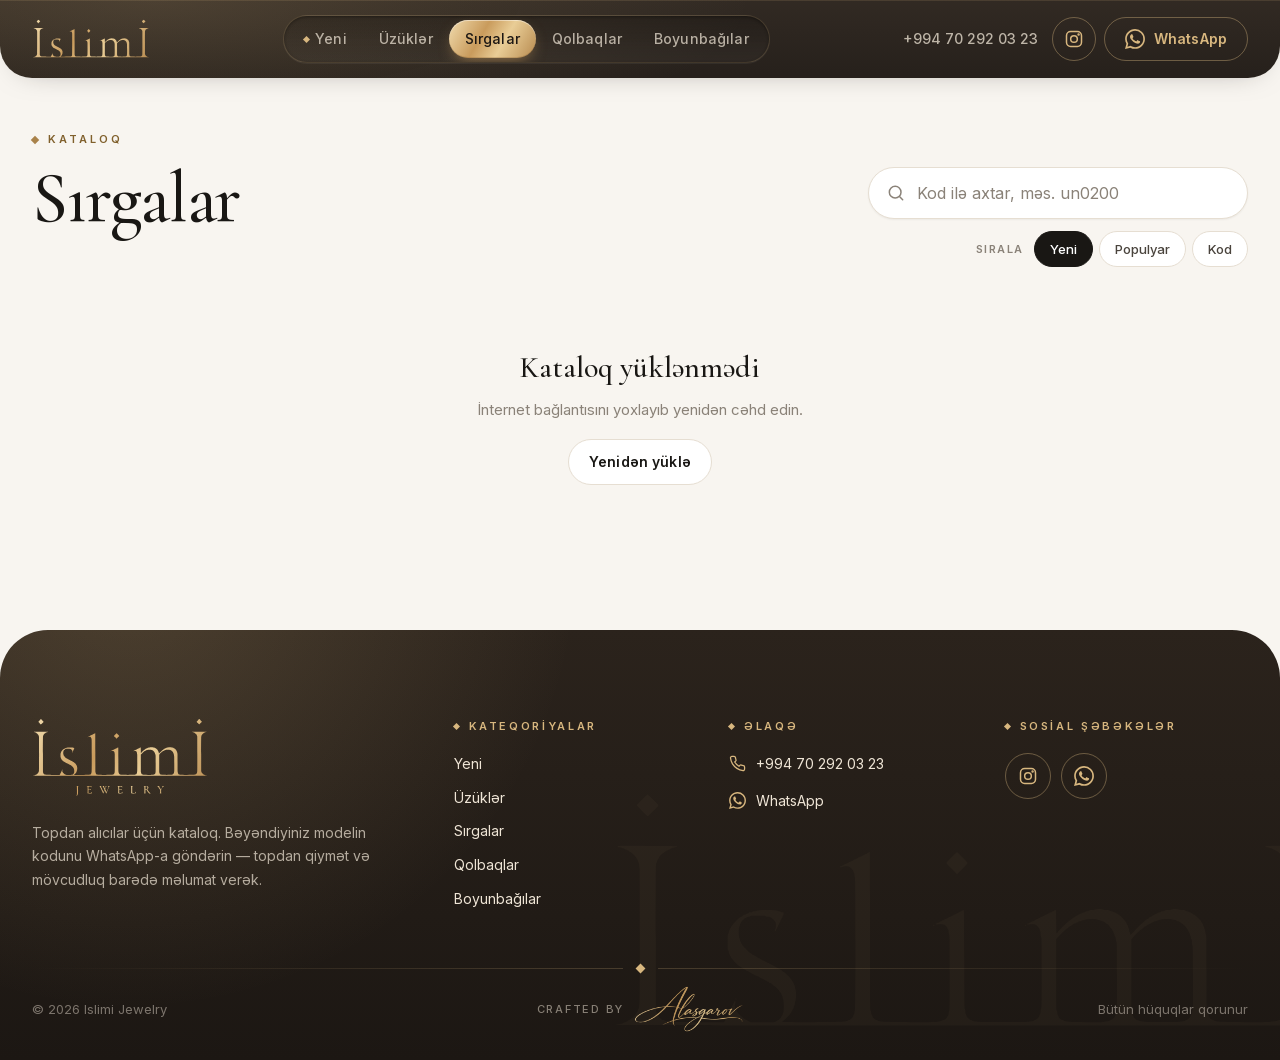
<file: sirqalar.html>
<!DOCTYPE html>
<html lang="az">
<head>
  <meta charset="UTF-8" />
  <meta name="viewport" content="width=device-width, initial-scale=1, viewport-fit=cover" />
  <title>Sırgalar | Kataloq — Islimi Jewelry</title>
  <meta name="description" content="Islimi Jewelry sırğa kataloqu (topdan satış). Bəyəndiyiniz sırğanın kodunu WhatsApp-a göndərin." />
  <meta name="theme-color" content="#2b231c" />
  <link rel="canonical" href="https://catalog.islimi.az/sirqalar" />
  <meta property="og:type" content="website" />
  <meta property="og:site_name" content="Islimi Jewelry" />
  <meta property="og:title" content="Sırgalar | Kataloq — Islimi Jewelry" />
  <meta property="og:description" content="Islimi Jewelry sırğa kataloqu (topdan satış). Bəyəndiyiniz sırğanın kodunu WhatsApp-a göndərin." />
  <meta property="og:url" content="https://catalog.islimi.az/sirqalar" />
  <meta property="og:image" content="https://catalog.islimi.az/assets/og.jpg" />
  <meta property="og:image:width" content="1200" />
  <meta property="og:image:height" content="630" />
  <meta property="og:locale" content="az_AZ" />
  <meta name="twitter:card" content="summary_large_image" />
  <link rel="icon" href="data:image/svg+xml,%3Csvg xmlns='http://www.w3.org/2000/svg' viewBox='0 0 64 64'%3E%3Crect width='64' height='64' rx='16' fill='%23191714'/%3E%3Crect x='23' y='23' width='18' height='18' fill='%23c9a76f' transform='rotate(45 32 32)'/%3E%3C/svg%3E" />
  <link rel="apple-touch-icon" href="/assets/apple-touch-icon.png" />

  <link rel="preconnect" href="https://video.islimi.az" />
  <link rel="preload" href="/assets/fonts/cormorant-garamond-v4.woff2" as="font" type="font/woff2" crossorigin />
  <link rel="preload" href="/assets/fonts/inter-v4.woff2" as="font" type="font/woff2" crossorigin />
  <link rel="stylesheet" href="/assets/catalog.css?v=079d27b0" />
  <script defer src="/assets/catalog.js?v=df672673"></script>

  <script type="text/javascript">
    (function(c,l,a,r,i,t,y){
        c[a]=c[a]||function(){(c[a].q=c[a].q||[]).push(arguments)};
        t=l.createElement(r);t.async=1;t.src="https://www.clarity.ms/tag/"+i;
        y=l.getElementsByTagName(r)[0];y.parentNode.insertBefore(t,y);
    })(window, document, "clarity", "script", "shfkj35kk3");
  </script>
</head>
<body class="is-cat">
  <a class="skip" href="#grid">Kataloqa keç</a>

  <header class="header" id="header">
    <div class="header__inner wrap">
      <a class="header__logo" href="/" aria-label="Islimi Jewelry — ana səhifə"><span class="logo-mark" role="img" aria-label="Islimi"></span></a>
      <nav class="cats" id="cats" aria-label="Kateqoriyalar">
        <span class="cats__pill" aria-hidden="true"></span>
        <a class="chip" href="/" data-slug=""><span class="diamond" aria-hidden="true"></span>Yeni</a>
        <a class="chip" href="/uzukler" data-slug="uzukler">Üzüklər <span class="chip__count"></span></a>
        <a class="chip" href="/sirqalar" data-slug="sirqalar" aria-current="page">Sırgalar <span class="chip__count"></span></a>
        <a class="chip" href="/qolbaqlar" data-slug="qolbaqlar">Qolbaqlar <span class="chip__count"></span></a>
        <a class="chip" href="/boyunbagilar" data-slug="boyunbagilar">Boyunbağılar <span class="chip__count"></span></a>
      </nav>
      <div class="header__actions">
        <a class="header__phone" href="tel:+994702920323">+994 70 292 03 23</a>
        <a class="icon-btn header__call" href="tel:+994702920323" aria-label="Zəng edin: +994 70 292 03 23"><svg class="icon" viewBox="0 0 24 24" fill="none" stroke="currentColor" stroke-width="1.8" stroke-linecap="round" stroke-linejoin="round" aria-hidden="true"><path d="M22 16.92v3a2 2 0 0 1-2.18 2 19.79 19.79 0 0 1-8.63-3.07 19.5 19.5 0 0 1-6-6 19.79 19.79 0 0 1-3.07-8.67A2 2 0 0 1 4.11 2h3a2 2 0 0 1 2 1.72c.13.96.36 1.9.7 2.81a2 2 0 0 1-.45 2.11L8.09 9.91a16 16 0 0 0 6 6l1.27-1.27a2 2 0 0 1 2.11-.45c.91.34 1.85.57 2.81.7A2 2 0 0 1 22 16.92z"/></svg></a>
        <a class="icon-btn" href="https://www.instagram.com/islimi_jewellery/" target="_blank" rel="noopener" aria-label="Instagram"><svg class="icon" viewBox="0 0 24 24" fill="none" stroke="currentColor" stroke-width="1.8" stroke-linecap="round" stroke-linejoin="round" aria-hidden="true"><rect x="3" y="3" width="18" height="18" rx="5"/><circle cx="12" cy="12" r="4"/><circle cx="17.5" cy="6.5" r=".6" fill="currentColor"/></svg></a>
        <a class="btn btn--wa header__wa" href="https://wa.me/994702920323?text=Salam%21" target="_blank" rel="noopener" aria-label="WhatsApp ilə yazın"><svg class="icon" viewBox="0 0 24 24" fill="currentColor" aria-hidden="true"><path d="M17.47 14.38c-.3-.15-1.76-.87-2.03-.97-.27-.1-.47-.15-.67.15-.2.3-.77.97-.94 1.16-.17.2-.35.22-.64.08-.3-.15-1.26-.47-2.39-1.48-.88-.79-1.48-1.76-1.65-2.06-.17-.3-.02-.46.13-.6.13-.14.3-.35.45-.52.15-.18.2-.3.3-.5.1-.2.05-.37-.03-.52-.07-.15-.67-1.61-.92-2.2-.24-.58-.49-.5-.67-.51h-.57c-.2 0-.52.07-.79.37-.27.3-1.04 1.02-1.04 2.48 0 1.46 1.07 2.88 1.21 3.07.15.2 2.1 3.2 5.08 4.49.71.31 1.26.49 1.7.63.71.22 1.36.19 1.87.12.57-.09 1.76-.72 2-1.41.25-.7.25-1.29.18-1.42-.08-.12-.28-.2-.57-.35M12.05 21.79h-.01a9.87 9.87 0 0 1-5.03-1.38l-.36-.21-3.74.98 1-3.65-.24-.37a9.86 9.86 0 0 1-1.51-5.26c0-5.45 4.44-9.88 9.89-9.88 2.64 0 5.12 1.03 6.99 2.9a9.83 9.83 0 0 1 2.89 6.99c0 5.45-4.44 9.88-9.88 9.88m8.41-18.3A11.82 11.82 0 0 0 12.05 0C5.5 0 .16 5.34.16 11.89c0 2.1.55 4.14 1.59 5.95L.06 24l6.3-1.65a11.88 11.88 0 0 0 5.69 1.45c6.55 0 11.89-5.34 11.89-11.89 0-3.18-1.24-6.17-3.48-8.42"/></svg><span>WhatsApp</span></a>
      </div>
    </div>
  </header>

  <main>
    <section class="hero home-only is-loading" id="hero" hidden>
      <div class="wrap hero__grid">
        <div class="hero__text reveal">
          <p class="eyebrow"><span class="diamond" aria-hidden="true"></span><span lang="en">Islimi Jewelry</span><span aria-hidden="true">·</span><span>Topdan satış</span></p>
          <h1 class="hero__title">Mağazanız üçün <em>zəriflik</em></h1>
          <div class="hero__cta">
            <a class="btn btn--dark btn--lg" href="#catalog" data-scroll><svg class="icon" viewBox="0 0 24 24" fill="none" stroke="currentColor" stroke-width="1.8" stroke-linecap="round" stroke-linejoin="round" aria-hidden="true"><path d="M12 5v14M6 13l6 6 6-6"/></svg>Kataloqa bax</a>
            <a class="btn btn--ghost btn--lg" href="https://wa.me/994702920323?text=Salam%21" target="_blank" rel="noopener"><svg class="icon" viewBox="0 0 24 24" fill="currentColor" aria-hidden="true"><path d="M17.47 14.38c-.3-.15-1.76-.87-2.03-.97-.27-.1-.47-.15-.67.15-.2.3-.77.97-.94 1.16-.17.2-.35.22-.64.08-.3-.15-1.26-.47-2.39-1.48-.88-.79-1.48-1.76-1.65-2.06-.17-.3-.02-.46.13-.6.13-.14.3-.35.45-.52.15-.18.2-.3.3-.5.1-.2.05-.37-.03-.52-.07-.15-.67-1.61-.92-2.2-.24-.58-.49-.5-.67-.51h-.57c-.2 0-.52.07-.79.37-.27.3-1.04 1.02-1.04 2.48 0 1.46 1.07 2.88 1.21 3.07.15.2 2.1 3.2 5.08 4.49.71.31 1.26.49 1.7.63.71.22 1.36.19 1.87.12.57-.09 1.76-.72 2-1.41.25-.7.25-1.29.18-1.42-.08-.12-.28-.2-.57-.35M12.05 21.79h-.01a9.87 9.87 0 0 1-5.03-1.38l-.36-.21-3.74.98 1-3.65-.24-.37a9.86 9.86 0 0 1-1.51-5.26c0-5.45 4.44-9.88 9.89-9.88 2.64 0 5.12 1.03 6.99 2.9a9.83 9.83 0 0 1 2.89 6.99c0 5.45-4.44 9.88-9.88 9.88m8.41-18.3A11.82 11.82 0 0 0 12.05 0C5.5 0 .16 5.34.16 11.89c0 2.1.55 4.14 1.59 5.95L.06 24l6.3-1.65a11.88 11.88 0 0 0 5.69 1.45c6.55 0 11.89-5.34 11.89-11.89 0-3.18-1.24-6.17-3.48-8.42"/></svg>Topdan sifariş</a>
          </div>
          <dl class="hero__stats">
            <div class="stat"><dt class="stat__label">model</dt><dd class="stat__num" id="statTotal"></dd></div>
            <div class="stat"><dt class="stat__label">kateqoriya</dt><dd class="stat__num">4</dd></div>
            <div class="stat"><dt class="stat__label">yenilənib</dt><dd class="stat__num" id="statUpdated"></dd></div>
          </dl>
        </div>
        <div class="hero__visual reveal" aria-hidden="true">
          <div class="hero__arch">
            <img class="hero__orn" src="/assets/ornament.svg" alt="" width="400" height="400" />
            <span class="logo-mark logo-mark--full hero__mark"></span>
            <span class="hero__rule"><span class="diamond"></span></span>
            <span class="hero__spark" style="--x: 14%; --y: 64%; --d: 0s"></span>
            <span class="hero__spark" style="--x: 84%; --y: 58%; --d: 1.6s"></span>
            <span class="hero__spark" style="--x: 22%; --y: 90%; --d: 3.1s"></span>
          </div>
        </div>
      </div>
    </section>

    <section class="section home-only reveal" hidden>
      <div class="wrap">
        <div class="section-head">
          <div>
            <p class="eyebrow"><span class="diamond" aria-hidden="true"></span>Kolleksiyalar</p>
            <h2 class="section-title">Kateqoriyalar</h2>
          </div>
        </div>
        <div class="tiles" id="tiles">
          <a class="tile tile--uzukler" href="/uzukler" data-slug="uzukler">
            <span class="tile__index">01</span>
            <span class="tile__icon" aria-hidden="true"><svg viewBox="0 0 120 120" fill="none" stroke="currentColor" stroke-width="1.6" stroke-linecap="round" stroke-linejoin="round"><circle cx="60" cy="76" r="30"/><circle cx="60" cy="76" r="24"/><path d="M46 33 52 25h16l6 8-14 15z"/><path d="M46 33h28M52 25l4 8 4 15 4-15 4-8"/><path d="M54 46.5l-3 3.5M66 46.5l3 3.5"/></svg></span>
            <span class="tile__body"><span><span class="tile__name">Üzüklər</span><span class="tile__count" data-count="uzukler">&nbsp;</span></span><span class="tile__arrow"><svg class="icon" viewBox="0 0 24 24" fill="none" stroke="currentColor" stroke-width="1.8" stroke-linecap="round" stroke-linejoin="round" aria-hidden="true"><path d="M5 12h14M13 6l6 6-6 6"/></svg></span></span>
          </a>
          <a class="tile tile--sirqalar" href="/sirqalar" data-slug="sirqalar">
            <span class="tile__index">02</span>
            <span class="tile__icon" aria-hidden="true"><svg viewBox="0 0 120 120" fill="none" stroke="currentColor" stroke-width="1.6" stroke-linecap="round" stroke-linejoin="round"><path d="M40 22a6 6 0 1 1 6 6v10"/><path d="M46 46l5 6-5 6-5-6z"/><path d="M46 58v4"/><path d="M46 62c-9 12-9 26 0 32 9-6 9-20 0-32z"/><path d="M46 70v16"/><path d="M74 22a6 6 0 1 1 6 6v10"/><path d="M80 46l5 6-5 6-5-6z"/><path d="M80 58v4"/><path d="M80 62c-9 12-9 26 0 32 9-6 9-20 0-32z"/><path d="M80 70v16"/></svg></span>
            <span class="tile__body"><span><span class="tile__name">Sırgalar</span><span class="tile__count" data-count="sirqalar">&nbsp;</span></span><span class="tile__arrow"><svg class="icon" viewBox="0 0 24 24" fill="none" stroke="currentColor" stroke-width="1.8" stroke-linecap="round" stroke-linejoin="round" aria-hidden="true"><path d="M5 12h14M13 6l6 6-6 6"/></svg></span></span>
          </a>
          <a class="tile tile--qolbaqlar" href="/qolbaqlar" data-slug="qolbaqlar">
            <span class="tile__index">03</span>
            <span class="tile__icon" aria-hidden="true"><svg viewBox="0 0 120 120" fill="none" stroke="currentColor" stroke-width="1.6" stroke-linecap="round" stroke-linejoin="round"><ellipse cx="60" cy="62" rx="40" ry="20"/><ellipse cx="60" cy="62" rx="33" ry="14"/><path d="M60 76l4 4-4 6-4-6z"/><path d="M44 74.5l3 3.5-3 4.5-3-4.5zM76 74.5l3 3.5-3 4.5-3-4.5z"/><path d="M30 70.5l2.5 3-2.5 3.5-2.5-3.5zM90 70.5l2.5 3-2.5 3.5-2.5-3.5z"/></svg></span>
            <span class="tile__body"><span><span class="tile__name">Qolbaqlar</span><span class="tile__count" data-count="qolbaqlar">&nbsp;</span></span><span class="tile__arrow"><svg class="icon" viewBox="0 0 24 24" fill="none" stroke="currentColor" stroke-width="1.8" stroke-linecap="round" stroke-linejoin="round" aria-hidden="true"><path d="M5 12h14M13 6l6 6-6 6"/></svg></span></span>
          </a>
          <a class="tile tile--boyunbagilar" href="/boyunbagilar" data-slug="boyunbagilar">
            <span class="tile__index">04</span>
            <span class="tile__icon" aria-hidden="true"><svg viewBox="0 0 120 120" fill="none" stroke="currentColor" stroke-width="1.6" stroke-linecap="round" stroke-linejoin="round"><path d="M26 24c2 40 22 52 34 52s32-12 34-52"/><path d="M32 24c2 34 18 46 28 46s26-12 28-46" stroke-dasharray="1.5 4"/><path d="M60 76v6"/><path d="M60 82l9 11-9 15-9-15z"/><path d="M51 93h18M60 82l-3 11 3 15 3-15z"/></svg></span>
            <span class="tile__body"><span><span class="tile__name">Boyunbağılar</span><span class="tile__count" data-count="boyunbagilar">&nbsp;</span></span><span class="tile__arrow"><svg class="icon" viewBox="0 0 24 24" fill="none" stroke="currentColor" stroke-width="1.8" stroke-linecap="round" stroke-linejoin="round" aria-hidden="true"><path d="M5 12h14M13 6l6 6-6 6"/></svg></span></span>
          </a>
        </div>
      </div>
    </section>

    <section class="wrap" id="catalog">
      <div class="intro">
        <div>
          <p class="eyebrow" id="pageEyebrow"><span class="diamond" aria-hidden="true"></span>Kataloq</p>
          <h1 class="intro__title" id="pageTitle">Sırgalar</h1>
          <p class="intro__meta" id="pageMeta" aria-live="polite"></p>
        </div>
        <div class="intro__tools">
          <label class="search" role="search">
            <svg class="icon" viewBox="0 0 24 24" fill="none" stroke="currentColor" stroke-width="1.8" stroke-linecap="round" stroke-linejoin="round" aria-hidden="true"><circle cx="11" cy="11" r="7"/><path d="m20 20-3.5-3.5"/></svg>
            <input id="search" type="search" placeholder="Kod ilə axtar, məs. un0200" autocomplete="off" autocapitalize="off" spellcheck="false" enterkeyhint="search" aria-label="Kod ilə axtar" />
            <button class="search__clear" id="searchClear" type="button" aria-label="Təmizlə" hidden><svg class="icon" viewBox="0 0 24 24" fill="none" stroke="currentColor" stroke-width="2" stroke-linecap="round" stroke-linejoin="round" aria-hidden="true"><path d="M6 6l12 12M18 6 6 18"/></svg></button>
          </label>
          <div class="sort" id="sort" role="group" aria-label="Sıralama">
            <span class="sort__label">Sırala</span>
            <button class="sort__btn" type="button" data-sort="new" aria-pressed="true">Yeni</button>
            <button class="sort__btn" type="button" data-sort="pop" aria-pressed="false">Populyar</button>
            <button class="sort__btn" type="button" data-sort="code" aria-pressed="false">Kod</button>
          </div>
        </div>
      </div>

      <div class="grid" id="grid"></div>
      <div class="status" id="status" aria-live="polite"></div>
      <button class="btn btn--outline more" id="more" type="button" hidden>Daha çox göstər</button>
      <div class="sentinel" id="sentinel" aria-hidden="true"></div>
    </section>

  </main>

  <footer class="footer">
    <div class="wrap">
      <div class="footer__grid">
        <div class="footer__about">
          <a href="/" class="footer__logo" aria-label="Islimi Jewelry"><span class="logo-mark logo-mark--full" role="img" aria-label="Islimi Jewelry"></span></a>
          <p>Topdan alıcılar üçün kataloq. Bəyəndiyiniz modelin kodunu WhatsApp-a göndərin — topdan qiymət və mövcudluq barədə məlumat verək.</p>
        </div>
        <div>
          <h4>Kateqoriyalar</h4>
          <ul class="footer__cats">
            <li><a href="/">Yeni</a></li>
            <li><a href="/uzukler">Üzüklər</a></li>
            <li><a href="/sirqalar">Sırgalar</a></li>
            <li><a href="/qolbaqlar">Qolbaqlar</a></li>
            <li><a href="/boyunbagilar">Boyunbağılar</a></li>
          </ul>
        </div>
        <div>
          <h4>Əlaqə</h4>
          <ul>
            <li><a class="contact" href="tel:+994702920323"><svg class="icon" viewBox="0 0 24 24" fill="none" stroke="currentColor" stroke-width="1.8" stroke-linecap="round" stroke-linejoin="round" aria-hidden="true"><path d="M22 16.92v3a2 2 0 0 1-2.18 2 19.79 19.79 0 0 1-8.63-3.07 19.5 19.5 0 0 1-6-6 19.79 19.79 0 0 1-3.07-8.67A2 2 0 0 1 4.11 2h3a2 2 0 0 1 2 1.72c.13.96.36 1.9.7 2.81a2 2 0 0 1-.45 2.11L8.09 9.91a16 16 0 0 0 6 6l1.27-1.27a2 2 0 0 1 2.11-.45c.91.34 1.85.57 2.81.7A2 2 0 0 1 22 16.92z"/></svg>+994 70 292 03 23</a></li>
            <li><a class="contact" href="https://wa.me/994702920323?text=Salam%21" target="_blank" rel="noopener"><svg class="icon" viewBox="0 0 24 24" fill="currentColor" aria-hidden="true"><path d="M17.47 14.38c-.3-.15-1.76-.87-2.03-.97-.27-.1-.47-.15-.67.15-.2.3-.77.97-.94 1.16-.17.2-.35.22-.64.08-.3-.15-1.26-.47-2.39-1.48-.88-.79-1.48-1.76-1.65-2.06-.17-.3-.02-.46.13-.6.13-.14.3-.35.45-.52.15-.18.2-.3.3-.5.1-.2.05-.37-.03-.52-.07-.15-.67-1.61-.92-2.2-.24-.58-.49-.5-.67-.51h-.57c-.2 0-.52.07-.79.37-.27.3-1.04 1.02-1.04 2.48 0 1.46 1.07 2.88 1.21 3.07.15.2 2.1 3.2 5.08 4.49.71.31 1.26.49 1.7.63.71.22 1.36.19 1.87.12.57-.09 1.76-.72 2-1.41.25-.7.25-1.29.18-1.42-.08-.12-.28-.2-.57-.35M12.05 21.79h-.01a9.87 9.87 0 0 1-5.03-1.38l-.36-.21-3.74.98 1-3.65-.24-.37a9.86 9.86 0 0 1-1.51-5.26c0-5.45 4.44-9.88 9.89-9.88 2.64 0 5.12 1.03 6.99 2.9a9.83 9.83 0 0 1 2.89 6.99c0 5.45-4.44 9.88-9.88 9.88m8.41-18.3A11.82 11.82 0 0 0 12.05 0C5.5 0 .16 5.34.16 11.89c0 2.1.55 4.14 1.59 5.95L.06 24l6.3-1.65a11.88 11.88 0 0 0 5.69 1.45c6.55 0 11.89-5.34 11.89-11.89 0-3.18-1.24-6.17-3.48-8.42"/></svg>WhatsApp</a></li>
            <li class="contact-ig"><a class="contact" href="https://www.instagram.com/islimi_jewellery/" target="_blank" rel="noopener"><svg class="icon" viewBox="0 0 24 24" fill="none" stroke="currentColor" stroke-width="1.8" stroke-linecap="round" stroke-linejoin="round" aria-hidden="true"><rect x="3" y="3" width="18" height="18" rx="5"/><circle cx="12" cy="12" r="4"/><circle cx="17.5" cy="6.5" r=".6" fill="currentColor"/></svg>@islimi_jewellery</a></li>
          </ul>
        </div>
        <div>
          <h4>Sosial şəbəkələr</h4>
          <div class="footer__social">
            <a href="https://www.instagram.com/islimi_jewellery/" target="_blank" rel="noopener" aria-label="Instagram"><svg class="icon" viewBox="0 0 24 24" fill="none" stroke="currentColor" stroke-width="1.8" stroke-linecap="round" stroke-linejoin="round" aria-hidden="true"><rect x="3" y="3" width="18" height="18" rx="5"/><circle cx="12" cy="12" r="4"/><circle cx="17.5" cy="6.5" r=".6" fill="currentColor"/></svg></a>
            <a href="https://wa.me/994702920323?text=Salam%21" target="_blank" rel="noopener" aria-label="WhatsApp"><svg class="icon" viewBox="0 0 24 24" fill="currentColor" aria-hidden="true"><path d="M17.47 14.38c-.3-.15-1.76-.87-2.03-.97-.27-.1-.47-.15-.67.15-.2.3-.77.97-.94 1.16-.17.2-.35.22-.64.08-.3-.15-1.26-.47-2.39-1.48-.88-.79-1.48-1.76-1.65-2.06-.17-.3-.02-.46.13-.6.13-.14.3-.35.45-.52.15-.18.2-.3.3-.5.1-.2.05-.37-.03-.52-.07-.15-.67-1.61-.92-2.2-.24-.58-.49-.5-.67-.51h-.57c-.2 0-.52.07-.79.37-.27.3-1.04 1.02-1.04 2.48 0 1.46 1.07 2.88 1.21 3.07.15.2 2.1 3.2 5.08 4.49.71.31 1.26.49 1.7.63.71.22 1.36.19 1.87.12.57-.09 1.76-.72 2-1.41.25-.7.25-1.29.18-1.42-.08-.12-.28-.2-.57-.35M12.05 21.79h-.01a9.87 9.87 0 0 1-5.03-1.38l-.36-.21-3.74.98 1-3.65-.24-.37a9.86 9.86 0 0 1-1.51-5.26c0-5.45 4.44-9.88 9.89-9.88 2.64 0 5.12 1.03 6.99 2.9a9.83 9.83 0 0 1 2.89 6.99c0 5.45-4.44 9.88-9.88 9.88m8.41-18.3A11.82 11.82 0 0 0 12.05 0C5.5 0 .16 5.34.16 11.89c0 2.1.55 4.14 1.59 5.95L.06 24l6.3-1.65a11.88 11.88 0 0 0 5.69 1.45c6.55 0 11.89-5.34 11.89-11.89 0-3.18-1.24-6.17-3.48-8.42"/></svg></a>
          </div>
        </div>
      </div>
      <div class="footer__divider" aria-hidden="true"><span class="diamond"></span></div>
      <div class="footer__bottom">
        <span class="footer__copy">© <span data-year>2026</span> Islimi Jewelry</span>
        <a class="sig" href="https://alasgarov.com" target="_blank" rel="noopener" aria-label="Crafted by Alasgarov"><span>Crafted by</span><svg viewBox="0 0 380 160" aria-hidden="true"><mask id="islSigMask"><g fill="none" stroke="#fff" stroke-linecap="round" stroke-linejoin="round"><path d="M5,115.8l.4,2.4l.6,1.6l1.8,2.1l2,1.3l2.2,1l4.2,.8l4.8,.5l4,0l7-1l4.2-.9l4.3-1.2l5.5-1.9l9-3.8l11.5-6.5l12.3-8.3l10.2-8.4l6.8-6l10-9.7l1.8-2l1.3-2.8l5.2-2.8l1-2.2l2.1-2.5l16.6-18l9.2-9.7l15.5-15.3l8-7.1l7.7-6.1l3.8-2.4l3.8-.9l.8,.5l.1,0l4.8-2l-4.8,2l.2,.6l-.8,3.7l-8.5,15.2l-8,15.5l-8.9,18.7l-4.5,10.3l-.6,2.2l-2.1,2.8l-.5,2.5l-4.8,12.5l-3.2,9.7l-2.1,7.6l-1.5,6.4l-1.2,8.3l.6,7.3l.6,2.7l1.4,2.3l1.4,1.4" pathLength="1" stroke-width="8.5" class="sig-stroke" style="animation-delay:0.1s;animation-duration:0.35s"/><path d="M5,115.8l.5-2l1.1-2.3l1.8-2.5l3.1-3.4l6.7-5.3l9.3-5.6l11.5-5.6l12.8-5l12.2-4.1l16-4.1l10.5-2l12-1.7l4.5-.2l2.1,.8l5-2.3l1.9,.7l10.8,0l9.7,.6l10.7,1.3l2.6,1.4l1.8-1.2l2.2,1.5l6.2,1.7l3.5,1.3l1.5,.9l.5,0l3-3.2l.7-.2l2.3,.1l1.3-.5l3.7-2.9l10.3-9.5l8-8.7l4.8-6l4.3-6l3.7-6l1.4-3.3l.5-2l-.4-1l-1.1-.6l-1.2,0l-1.3,.5l-4.3,2.7l-7.2,6.9l-3.8,4.2l-7.8,9.8l-7.3,10.5l-4.7,7.5l-1.5,4l-3.9,4.5l-.6,2l-5.8,11.5l-2.8,7.2l-.9,3.6l0,2.4l.6,1.8l.7,.7l1.3,.1l3-1.3l6-5l7.3-6.7l1.7-.5l.7,.2l.8,.7l.5,1.5l.7,.5l2.6-.4l4.4-2.9l6-5l3.7-1.3l1.8-2.4l.3-1.2l-.2-.6l3.7-.9l-3.7,.9l0-.2l-.8-1.4l-.8-.8l-2-.5l-1,.1l-2.7,1l-3.7,2.5l-3,2.7l-2.6,3l-2.3,3l-.8,2l.4,1.9l1,.5l2.3-.4l1.2-.6l3.2-2.3l6-5l2.6-.9l.6,.2l.2,.3l-.4,3l.4,2l.5,1.2l.7,.4l1,.1l3-.7l4.7-2.8l6.5-5.1l2.5-1.2l.7-.9l.8-2.3l2.5-2.6l2.5-1.4l1.9-.2l-1.9,.2l-2,1.1l-2,1.7l-1.4,2l-.2,2l.4,1.5l1.9,3l.7,2.5l-.3,2.8l-.8,2l-1.8,2l-3.5,2.5l-3.2,1.3l-2.6,.2l-1.3-.6l-.2-1l.5-1.2l1.6-1.6l3-2.1l4.7-2.6l3.6-.8l1.1-1.5l1.3-.8l2-.6l3.5-1.5l2-.4l.8,.1l.6,.6l.2,1l-1.2,3.2l-.2,2.2l.6,.7l1.2,0l2-.6l1.5-.9l3.3-2.3l6-5.2l1.2-.6l2-.3l.7-1l.1-2l-1-1.2l-1.6-1l-2.2-.2l-2.2,.8l-2,1.1l-7.5,6.2l6.2-5.3l3.5-2.2l2-.6l1.8,0l1.2,.5l1.5,1.4l4-2l-4,2l.4,1l-.2,1.5l-.9,2l-1.3,6.2l-4.3,7.3l-.6,.2l-1.4-.5l-2,.5l-11.7,6.3l-1.7,1.7l-5.4,1.1l-1.6,2l-13,7.8l-8.8,6.3l-7,6.1l-4.6,5l-2.4,3.2l-2,3.8l-1,3.5l.3,2.7l1.5,2.6l2.2,1.4l3,.8l4.8-.2l2.4-.6l4-1.4l6.8-3.6l5.8-4.1l4.7-4.1l5.3-5.2l8.1-10l7-10.8l1.1-3l2.5-2.3l.7-2.5l1.8-3.4l.7-2.5l4.2-6.8l.6-.2l1.3,.2l2-.5l3.7-2.2l2-.5l.7,.3l.4,.6l.2,2.6l.4,1.3l.8,.3l2.2-.6l1.3-.5l2-1.4l6.5-5.2l2.8-.9l.9-.6l1.3-1.7l.6-1.5l0-.1l2.9-.4l-2.9,.4l-.1-.9l-1-1.7l-1.5-.7l-1.8-.1l-3,1.1l-2.4,1.5l-2.6,2.1l-5.8,6.3l-.6,1.5l.2,3l1,.4l3.2-1l8.3-6.4l1-.6l2-.5l.5,.2l.1,.4l-.1,4l.4,1.5l1.1,.9l2-.1l1.3-.4l2-1.1l2.7-1.9l5.3-4.4l2-2l1.3-2.2l1.8-1.6l.7-1l.6-2.2l-.3-.8l-1.1,0l-1.1,.8l-.6,1.2l.1,1.8l.8,.8l1.2,.6l4,.4l.8,.7l.4,1l-.5,2.5l-3.7,6l-1.9,4l.3,2.2l.7,.8l.9,.1l2.3-.5l1.5-.8l4.5-3.2l5-4.1l2-.9l1,0l.5,.4l0,2l.4,2.2l.8,1.4l.8,.3l1.5-.2l2.5-1.2l2.8-2.3l2.3-2.4l1.4-2l1.4-2.8l.3-2.5l-.5-1.3l-1.9-1.1l-1,0l-1,.3l-2,1.3l-2.6,2.3l-4.5,5.7l3.3-4.2l2.5-2.7l2.3-1.8l1.4-.8l1-.2l1,.2l2,1.3l.8,.1l4.8-.5l5.4-1.5l1.8-.1l.7,.4l.4,.6l5.4-3l-5.4,3l-.3,2.3l-3.2,6l-1.6,4.2l-.2,1.5l.1,1.3l.6,.7l.7,.1l1.8-.4l2-1.1l18-16.3l8.2-6.5l6.3-3.6l2.7-1.2l3-.9l1.6-.1" pathLength="1" stroke-width="7.5" class="sig-stroke" style="animation-delay:0.5s;animation-duration:0.95s"/><path d="M99.5,135.5l3.3-2l7.7-3.8l12.5-5.2l10-3.5l3.1-.6l1-1.4l3.7-.4l13.4-3.5l14.8-2.9l12.2-1.7l13.3-1l19.5,.3l2.6,.8l5.2-.8l1.7,.8l7.7,.7l2,1l2.3-1.1l2,.8l13.5,1.8l17.5,1.4l19.5,0l3-.2l16-1.8l20.2-3l7.6-.7l11.7-.3l7,.6l8.5,1.6l3.8,1.1l4.2,1.9l2.2,1.5l2.5,2.3l1.3,2.3l0,2" pathLength="1" stroke-width="7.5" class="sig-stroke" style="animation-delay:1.5s;animation-duration:0.3s"/></g></mask><image href="/assets/alasgarov-gold.webp" width="380" height="160" mask="url(#islSigMask)"/></svg></a>
        <span class="footer__rights">Bütün hüquqlar qorunur</span>
      </div>
    </div>
  </footer>

  <div class="floating">
    <button class="fab fab--top" id="toTop" type="button" aria-label="Yuxarı"><svg class="icon" viewBox="0 0 24 24" fill="none" stroke="currentColor" stroke-width="2" stroke-linecap="round" stroke-linejoin="round" aria-hidden="true"><path d="m18 15-6-6-6 6"/></svg></button>
    <a class="fab fab--wa" href="https://wa.me/994702920323?text=Salam%21" target="_blank" rel="noopener" aria-label="WhatsApp ilə yazın"><svg class="icon" viewBox="0 0 24 24" fill="currentColor" aria-hidden="true"><path d="M17.47 14.38c-.3-.15-1.76-.87-2.03-.97-.27-.1-.47-.15-.67.15-.2.3-.77.97-.94 1.16-.17.2-.35.22-.64.08-.3-.15-1.26-.47-2.39-1.48-.88-.79-1.48-1.76-1.65-2.06-.17-.3-.02-.46.13-.6.13-.14.3-.35.45-.52.15-.18.2-.3.3-.5.1-.2.05-.37-.03-.52-.07-.15-.67-1.61-.92-2.2-.24-.58-.49-.5-.67-.51h-.57c-.2 0-.52.07-.79.37-.27.3-1.04 1.02-1.04 2.48 0 1.46 1.07 2.88 1.21 3.07.15.2 2.1 3.2 5.08 4.49.71.31 1.26.49 1.7.63.71.22 1.36.19 1.87.12.57-.09 1.76-.72 2-1.41.25-.7.25-1.29.18-1.42-.08-.12-.28-.2-.57-.35M12.05 21.79h-.01a9.87 9.87 0 0 1-5.03-1.38l-.36-.21-3.74.98 1-3.65-.24-.37a9.86 9.86 0 0 1-1.51-5.26c0-5.45 4.44-9.88 9.89-9.88 2.64 0 5.12 1.03 6.99 2.9a9.83 9.83 0 0 1 2.89 6.99c0 5.45-4.44 9.88-9.88 9.88m8.41-18.3A11.82 11.82 0 0 0 12.05 0C5.5 0 .16 5.34.16 11.89c0 2.1.55 4.14 1.59 5.95L.06 24l6.3-1.65a11.88 11.88 0 0 0 5.69 1.45c6.55 0 11.89-5.34 11.89-11.89 0-3.18-1.24-6.17-3.48-8.42"/></svg></a>
  </div>

  <div class="toast" id="toast" role="status" aria-live="polite"></div>

  <button class="picks-bar" id="picksBar" type="button" aria-haspopup="dialog" aria-controls="picks" hidden>
    <span class="picks-bar__icon"><svg class="icon" viewBox="0 0 24 24" fill="none" stroke="currentColor" stroke-width="1.8" stroke-linecap="round" stroke-linejoin="round" aria-hidden="true"><path d="M9 6h11M9 12h11M9 18h11"/><path d="M4.5 6h.01M4.5 12h.01M4.5 18h.01" stroke-width="2.6"/></svg></span>
    <span class="picks-bar__text"><b id="picksCount">0</b> model seçilib</span>
    <span class="picks-bar__go">Siyahı<svg class="icon" viewBox="0 0 24 24" fill="none" stroke="currentColor" stroke-width="2" stroke-linecap="round" stroke-linejoin="round" aria-hidden="true"><path d="m18 15-6-6-6 6"/></svg></span>
  </button>

  <div class="picks" id="picks" role="dialog" aria-modal="true" aria-labelledby="picksTitle" hidden>
    <div class="picks__backdrop" data-picks-close></div>
    <div class="picks__panel">
      <div class="picks__head">
        <div>
          <p class="eyebrow"><span class="diamond" aria-hidden="true"></span>Topdan sifariş</p>
          <h2 class="picks__title" id="picksTitle">Seçilmiş modellər</h2>
          <p class="picks__sub" id="picksSub"></p>
        </div>
        <button class="picks__close" type="button" data-picks-close aria-label="Bağla"><svg class="icon" viewBox="0 0 24 24" fill="none" stroke="currentColor" stroke-width="2" stroke-linecap="round" stroke-linejoin="round" aria-hidden="true"><path d="M6 6l12 12M18 6 6 18"/></svg></button>
      </div>
      <ol class="picks__list" id="picksList"></ol>
      <div class="picks__foot">
        <p class="picks__note" id="picksNote" hidden></p>
        <div class="picks__send" id="picksSend"></div>
        <button class="btn btn--outline btn--block picks__clear" id="picksClear" type="button">Hamısını sil</button>
      </div>
    </div>
  </div>

  <div class="lb" id="lb" role="dialog" aria-modal="true" aria-labelledby="lbCode" hidden>
    <div class="lb__backdrop" data-close></div>
    <div class="lb__panel">
      <button class="lb__close" type="button" data-close aria-label="Bağla"><svg class="icon" viewBox="0 0 24 24" fill="none" stroke="currentColor" stroke-width="2" stroke-linecap="round" stroke-linejoin="round" aria-hidden="true"><path d="M6 6l12 12M18 6 6 18"/></svg></button>
      <div class="lb__media">
        <video id="lbVideo" playsinline muted loop tabindex="0" aria-label="Video: oynat və ya dayandır"></video>
        <button class="lb__nav lb__nav--prev" id="lbPrev" type="button" aria-label="Əvvəlki"><svg class="icon" viewBox="0 0 24 24" fill="none" stroke="currentColor" stroke-width="2" stroke-linecap="round" stroke-linejoin="round" aria-hidden="true"><path d="m15 18-6-6 6-6"/></svg></button>
        <button class="lb__nav lb__nav--next" id="lbNext" type="button" aria-label="Növbəti"><svg class="icon" viewBox="0 0 24 24" fill="none" stroke="currentColor" stroke-width="2" stroke-linecap="round" stroke-linejoin="round" aria-hidden="true"><path d="m9 18 6-6-6-6"/></svg></button>
        <span class="lb__counter" id="lbCounter"></span>
      </div>
      <div class="lb__info">
        <p class="eyebrow lb__cat"><span class="diamond" aria-hidden="true"></span><span id="lbCat"></span></p>
        <h2 class="lb__code" id="lbCode"></h2>
        <p class="lb__date" id="lbDate"></p>
        <div class="lb__actions">
          <div class="lb__row">
            <button class="btn btn--ghost" id="lbFull" type="button"><svg class="icon" viewBox="0 0 24 24" fill="none" stroke="currentColor" stroke-width="1.8" stroke-linecap="round" stroke-linejoin="round" aria-hidden="true"><path d="M8 3H5a2 2 0 0 0-2 2v3M21 8V5a2 2 0 0 0-2-2h-3M3 16v3a2 2 0 0 0 2 2h3M16 21h3a2 2 0 0 0 2-2v-3"/></svg>Tam ekranda bax</button>
            <button class="btn btn--ghost" id="lbShare" type="button"><svg class="icon" viewBox="0 0 24 24" fill="none" stroke="currentColor" stroke-width="1.8" stroke-linecap="round" stroke-linejoin="round" aria-hidden="true"><path d="M12 3v12M7 8l5-5 5 5"/><path d="M5 13v5a3 3 0 0 0 3 3h8a3 3 0 0 0 3-3v-5"/></svg>Paylaş</button>
          </div>
          <button class="btn btn--ghost btn--block lb__pick" id="lbPick" type="button" aria-pressed="false"><svg class="icon pick-icon--add" viewBox="0 0 24 24" fill="none" stroke="currentColor" stroke-width="2" stroke-linecap="round" stroke-linejoin="round" aria-hidden="true"><path d="M12 5v14M5 12h14"/></svg><svg class="icon pick-icon--on" viewBox="0 0 24 24" fill="none" stroke="currentColor" stroke-width="2.2" stroke-linecap="round" stroke-linejoin="round" aria-hidden="true"><path d="m5 12.5 4.5 4.5L19 7.5"/></svg><span>Siyahıya əlavə et</span></button>
          <a class="btn btn--wa btn--block" id="lbWa" href="#" target="_blank" rel="noopener"><svg class="icon" viewBox="0 0 24 24" fill="currentColor" aria-hidden="true"><path d="M17.47 14.38c-.3-.15-1.76-.87-2.03-.97-.27-.1-.47-.15-.67.15-.2.3-.77.97-.94 1.16-.17.2-.35.22-.64.08-.3-.15-1.26-.47-2.39-1.48-.88-.79-1.48-1.76-1.65-2.06-.17-.3-.02-.46.13-.6.13-.14.3-.35.45-.52.15-.18.2-.3.3-.5.1-.2.05-.37-.03-.52-.07-.15-.67-1.61-.92-2.2-.24-.58-.49-.5-.67-.51h-.57c-.2 0-.52.07-.79.37-.27.3-1.04 1.02-1.04 2.48 0 1.46 1.07 2.88 1.21 3.07.15.2 2.1 3.2 5.08 4.49.71.31 1.26.49 1.7.63.71.22 1.36.19 1.87.12.57-.09 1.76-.72 2-1.41.25-.7.25-1.29.18-1.42-.08-.12-.28-.2-.57-.35M12.05 21.79h-.01a9.87 9.87 0 0 1-5.03-1.38l-.36-.21-3.74.98 1-3.65-.24-.37a9.86 9.86 0 0 1-1.51-5.26c0-5.45 4.44-9.88 9.89-9.88 2.64 0 5.12 1.03 6.99 2.9a9.83 9.83 0 0 1 2.89 6.99c0 5.45-4.44 9.88-9.88 9.88m8.41-18.3A11.82 11.82 0 0 0 12.05 0C5.5 0 .16 5.34.16 11.89c0 2.1.55 4.14 1.59 5.95L.06 24l6.3-1.65a11.88 11.88 0 0 0 5.69 1.45c6.55 0 11.89-5.34 11.89-11.89 0-3.18-1.24-6.17-3.48-8.42"/></svg>WhatsApp ilə sifariş et</a>
          <p class="lb__hint"><span class="diamond" aria-hidden="true"></span>Adətən bir neçə dəqiqə ərzində cavab veririk.</p>
        </div>
      </div>
    </div>
  </div>
</body>
</html>
</file>
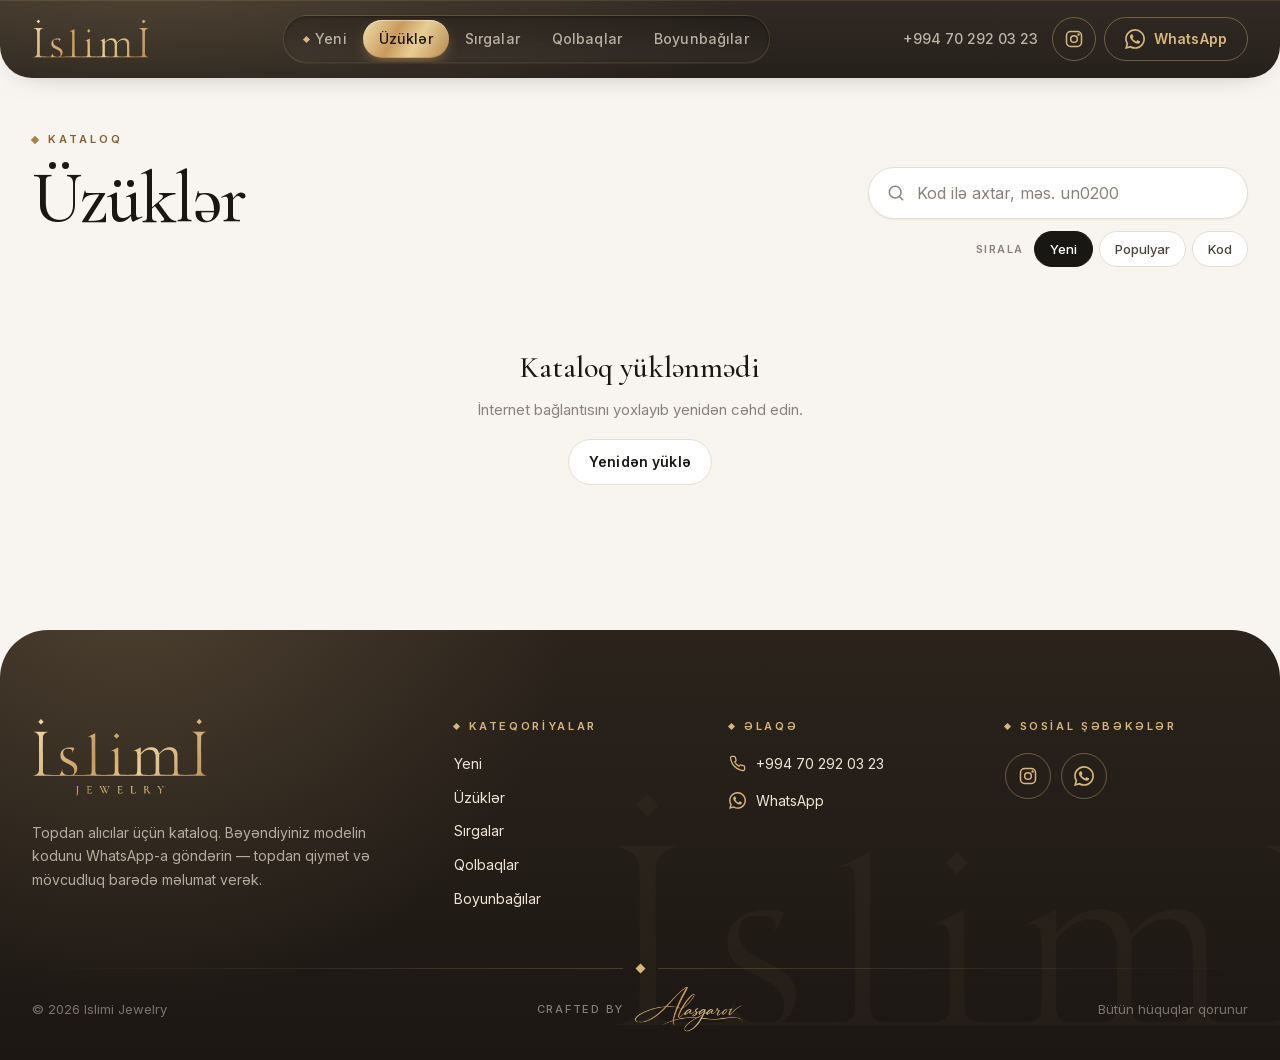
<file: uzukler.html>
<!DOCTYPE html>
<html lang="az">
<head>
  <meta charset="UTF-8" />
  <meta name="viewport" content="width=device-width, initial-scale=1, viewport-fit=cover" />
  <title>Üzüklər | Kataloq — Islimi Jewelry</title>
  <meta name="description" content="Islimi Jewelry üzük kataloqu (topdan satış). Bəyəndiyiniz üzüyün kodunu WhatsApp-a göndərin." />
  <meta name="theme-color" content="#2b231c" />
  <link rel="canonical" href="https://catalog.islimi.az/uzukler" />
  <meta property="og:type" content="website" />
  <meta property="og:site_name" content="Islimi Jewelry" />
  <meta property="og:title" content="Üzüklər | Kataloq — Islimi Jewelry" />
  <meta property="og:description" content="Islimi Jewelry üzük kataloqu (topdan satış). Bəyəndiyiniz üzüyün kodunu WhatsApp-a göndərin." />
  <meta property="og:url" content="https://catalog.islimi.az/uzukler" />
  <meta property="og:image" content="https://catalog.islimi.az/assets/og.jpg" />
  <meta property="og:image:width" content="1200" />
  <meta property="og:image:height" content="630" />
  <meta property="og:locale" content="az_AZ" />
  <meta name="twitter:card" content="summary_large_image" />
  <link rel="icon" href="data:image/svg+xml,%3Csvg xmlns='http://www.w3.org/2000/svg' viewBox='0 0 64 64'%3E%3Crect width='64' height='64' rx='16' fill='%23191714'/%3E%3Crect x='23' y='23' width='18' height='18' fill='%23c9a76f' transform='rotate(45 32 32)'/%3E%3C/svg%3E" />
  <link rel="apple-touch-icon" href="/assets/apple-touch-icon.png" />

  <link rel="preconnect" href="https://video.islimi.az" />
  <link rel="preload" href="/assets/fonts/cormorant-garamond-v4.woff2" as="font" type="font/woff2" crossorigin />
  <link rel="preload" href="/assets/fonts/inter-v4.woff2" as="font" type="font/woff2" crossorigin />
  <link rel="stylesheet" href="/assets/catalog.css?v=079d27b0" />
  <script defer src="/assets/catalog.js?v=df672673"></script>

  <script type="text/javascript">
    (function(c,l,a,r,i,t,y){
        c[a]=c[a]||function(){(c[a].q=c[a].q||[]).push(arguments)};
        t=l.createElement(r);t.async=1;t.src="https://www.clarity.ms/tag/"+i;
        y=l.getElementsByTagName(r)[0];y.parentNode.insertBefore(t,y);
    })(window, document, "clarity", "script", "shfkj35kk3");
  </script>
</head>
<body class="is-cat">
  <a class="skip" href="#grid">Kataloqa keç</a>

  <header class="header" id="header">
    <div class="header__inner wrap">
      <a class="header__logo" href="/" aria-label="Islimi Jewelry — ana səhifə"><span class="logo-mark" role="img" aria-label="Islimi"></span></a>
      <nav class="cats" id="cats" aria-label="Kateqoriyalar">
        <span class="cats__pill" aria-hidden="true"></span>
        <a class="chip" href="/" data-slug=""><span class="diamond" aria-hidden="true"></span>Yeni</a>
        <a class="chip" href="/uzukler" data-slug="uzukler" aria-current="page">Üzüklər <span class="chip__count"></span></a>
        <a class="chip" href="/sirqalar" data-slug="sirqalar">Sırgalar <span class="chip__count"></span></a>
        <a class="chip" href="/qolbaqlar" data-slug="qolbaqlar">Qolbaqlar <span class="chip__count"></span></a>
        <a class="chip" href="/boyunbagilar" data-slug="boyunbagilar">Boyunbağılar <span class="chip__count"></span></a>
      </nav>
      <div class="header__actions">
        <a class="header__phone" href="tel:+994702920323">+994 70 292 03 23</a>
        <a class="icon-btn header__call" href="tel:+994702920323" aria-label="Zəng edin: +994 70 292 03 23"><svg class="icon" viewBox="0 0 24 24" fill="none" stroke="currentColor" stroke-width="1.8" stroke-linecap="round" stroke-linejoin="round" aria-hidden="true"><path d="M22 16.92v3a2 2 0 0 1-2.18 2 19.79 19.79 0 0 1-8.63-3.07 19.5 19.5 0 0 1-6-6 19.79 19.79 0 0 1-3.07-8.67A2 2 0 0 1 4.11 2h3a2 2 0 0 1 2 1.72c.13.96.36 1.9.7 2.81a2 2 0 0 1-.45 2.11L8.09 9.91a16 16 0 0 0 6 6l1.27-1.27a2 2 0 0 1 2.11-.45c.91.34 1.85.57 2.81.7A2 2 0 0 1 22 16.92z"/></svg></a>
        <a class="icon-btn" href="https://www.instagram.com/islimi_jewellery/" target="_blank" rel="noopener" aria-label="Instagram"><svg class="icon" viewBox="0 0 24 24" fill="none" stroke="currentColor" stroke-width="1.8" stroke-linecap="round" stroke-linejoin="round" aria-hidden="true"><rect x="3" y="3" width="18" height="18" rx="5"/><circle cx="12" cy="12" r="4"/><circle cx="17.5" cy="6.5" r=".6" fill="currentColor"/></svg></a>
        <a class="btn btn--wa header__wa" href="https://wa.me/994702920323?text=Salam%21" target="_blank" rel="noopener" aria-label="WhatsApp ilə yazın"><svg class="icon" viewBox="0 0 24 24" fill="currentColor" aria-hidden="true"><path d="M17.47 14.38c-.3-.15-1.76-.87-2.03-.97-.27-.1-.47-.15-.67.15-.2.3-.77.97-.94 1.16-.17.2-.35.22-.64.08-.3-.15-1.26-.47-2.39-1.48-.88-.79-1.48-1.76-1.65-2.06-.17-.3-.02-.46.13-.6.13-.14.3-.35.45-.52.15-.18.2-.3.3-.5.1-.2.05-.37-.03-.52-.07-.15-.67-1.61-.92-2.2-.24-.58-.49-.5-.67-.51h-.57c-.2 0-.52.07-.79.37-.27.3-1.04 1.02-1.04 2.48 0 1.46 1.07 2.88 1.21 3.07.15.2 2.1 3.2 5.08 4.49.71.31 1.26.49 1.7.63.71.22 1.36.19 1.87.12.57-.09 1.76-.72 2-1.41.25-.7.25-1.29.18-1.42-.08-.12-.28-.2-.57-.35M12.05 21.79h-.01a9.87 9.87 0 0 1-5.03-1.38l-.36-.21-3.74.98 1-3.65-.24-.37a9.86 9.86 0 0 1-1.51-5.26c0-5.45 4.44-9.88 9.89-9.88 2.64 0 5.12 1.03 6.99 2.9a9.83 9.83 0 0 1 2.89 6.99c0 5.45-4.44 9.88-9.88 9.88m8.41-18.3A11.82 11.82 0 0 0 12.05 0C5.5 0 .16 5.34.16 11.89c0 2.1.55 4.14 1.59 5.95L.06 24l6.3-1.65a11.88 11.88 0 0 0 5.69 1.45c6.55 0 11.89-5.34 11.89-11.89 0-3.18-1.24-6.17-3.48-8.42"/></svg><span>WhatsApp</span></a>
      </div>
    </div>
  </header>

  <main>
    <section class="hero home-only is-loading" id="hero" hidden>
      <div class="wrap hero__grid">
        <div class="hero__text reveal">
          <p class="eyebrow"><span class="diamond" aria-hidden="true"></span><span lang="en">Islimi Jewelry</span><span aria-hidden="true">·</span><span>Topdan satış</span></p>
          <h1 class="hero__title">Mağazanız üçün <em>zəriflik</em></h1>
          <div class="hero__cta">
            <a class="btn btn--dark btn--lg" href="#catalog" data-scroll><svg class="icon" viewBox="0 0 24 24" fill="none" stroke="currentColor" stroke-width="1.8" stroke-linecap="round" stroke-linejoin="round" aria-hidden="true"><path d="M12 5v14M6 13l6 6 6-6"/></svg>Kataloqa bax</a>
            <a class="btn btn--ghost btn--lg" href="https://wa.me/994702920323?text=Salam%21" target="_blank" rel="noopener"><svg class="icon" viewBox="0 0 24 24" fill="currentColor" aria-hidden="true"><path d="M17.47 14.38c-.3-.15-1.76-.87-2.03-.97-.27-.1-.47-.15-.67.15-.2.3-.77.97-.94 1.16-.17.2-.35.22-.64.08-.3-.15-1.26-.47-2.39-1.48-.88-.79-1.48-1.76-1.65-2.06-.17-.3-.02-.46.13-.6.13-.14.3-.35.45-.52.15-.18.2-.3.3-.5.1-.2.05-.37-.03-.52-.07-.15-.67-1.61-.92-2.2-.24-.58-.49-.5-.67-.51h-.57c-.2 0-.52.07-.79.37-.27.3-1.04 1.02-1.04 2.48 0 1.46 1.07 2.88 1.21 3.07.15.2 2.1 3.2 5.08 4.49.71.31 1.26.49 1.7.63.71.22 1.36.19 1.87.12.57-.09 1.76-.72 2-1.41.25-.7.25-1.29.18-1.42-.08-.12-.28-.2-.57-.35M12.05 21.79h-.01a9.87 9.87 0 0 1-5.03-1.38l-.36-.21-3.74.98 1-3.65-.24-.37a9.86 9.86 0 0 1-1.51-5.26c0-5.45 4.44-9.88 9.89-9.88 2.64 0 5.12 1.03 6.99 2.9a9.83 9.83 0 0 1 2.89 6.99c0 5.45-4.44 9.88-9.88 9.88m8.41-18.3A11.82 11.82 0 0 0 12.05 0C5.5 0 .16 5.34.16 11.89c0 2.1.55 4.14 1.59 5.95L.06 24l6.3-1.65a11.88 11.88 0 0 0 5.69 1.45c6.55 0 11.89-5.34 11.89-11.89 0-3.18-1.24-6.17-3.48-8.42"/></svg>Topdan sifariş</a>
          </div>
          <dl class="hero__stats">
            <div class="stat"><dt class="stat__label">model</dt><dd class="stat__num" id="statTotal"></dd></div>
            <div class="stat"><dt class="stat__label">kateqoriya</dt><dd class="stat__num">4</dd></div>
            <div class="stat"><dt class="stat__label">yenilənib</dt><dd class="stat__num" id="statUpdated"></dd></div>
          </dl>
        </div>
        <div class="hero__visual reveal" aria-hidden="true">
          <div class="hero__arch">
            <img class="hero__orn" src="/assets/ornament.svg" alt="" width="400" height="400" />
            <span class="logo-mark logo-mark--full hero__mark"></span>
            <span class="hero__rule"><span class="diamond"></span></span>
            <span class="hero__spark" style="--x: 14%; --y: 64%; --d: 0s"></span>
            <span class="hero__spark" style="--x: 84%; --y: 58%; --d: 1.6s"></span>
            <span class="hero__spark" style="--x: 22%; --y: 90%; --d: 3.1s"></span>
          </div>
        </div>
      </div>
    </section>

    <section class="section home-only reveal" hidden>
      <div class="wrap">
        <div class="section-head">
          <div>
            <p class="eyebrow"><span class="diamond" aria-hidden="true"></span>Kolleksiyalar</p>
            <h2 class="section-title">Kateqoriyalar</h2>
          </div>
        </div>
        <div class="tiles" id="tiles">
          <a class="tile tile--uzukler" href="/uzukler" data-slug="uzukler">
            <span class="tile__index">01</span>
            <span class="tile__icon" aria-hidden="true"><svg viewBox="0 0 120 120" fill="none" stroke="currentColor" stroke-width="1.6" stroke-linecap="round" stroke-linejoin="round"><circle cx="60" cy="76" r="30"/><circle cx="60" cy="76" r="24"/><path d="M46 33 52 25h16l6 8-14 15z"/><path d="M46 33h28M52 25l4 8 4 15 4-15 4-8"/><path d="M54 46.5l-3 3.5M66 46.5l3 3.5"/></svg></span>
            <span class="tile__body"><span><span class="tile__name">Üzüklər</span><span class="tile__count" data-count="uzukler">&nbsp;</span></span><span class="tile__arrow"><svg class="icon" viewBox="0 0 24 24" fill="none" stroke="currentColor" stroke-width="1.8" stroke-linecap="round" stroke-linejoin="round" aria-hidden="true"><path d="M5 12h14M13 6l6 6-6 6"/></svg></span></span>
          </a>
          <a class="tile tile--sirqalar" href="/sirqalar" data-slug="sirqalar">
            <span class="tile__index">02</span>
            <span class="tile__icon" aria-hidden="true"><svg viewBox="0 0 120 120" fill="none" stroke="currentColor" stroke-width="1.6" stroke-linecap="round" stroke-linejoin="round"><path d="M40 22a6 6 0 1 1 6 6v10"/><path d="M46 46l5 6-5 6-5-6z"/><path d="M46 58v4"/><path d="M46 62c-9 12-9 26 0 32 9-6 9-20 0-32z"/><path d="M46 70v16"/><path d="M74 22a6 6 0 1 1 6 6v10"/><path d="M80 46l5 6-5 6-5-6z"/><path d="M80 58v4"/><path d="M80 62c-9 12-9 26 0 32 9-6 9-20 0-32z"/><path d="M80 70v16"/></svg></span>
            <span class="tile__body"><span><span class="tile__name">Sırgalar</span><span class="tile__count" data-count="sirqalar">&nbsp;</span></span><span class="tile__arrow"><svg class="icon" viewBox="0 0 24 24" fill="none" stroke="currentColor" stroke-width="1.8" stroke-linecap="round" stroke-linejoin="round" aria-hidden="true"><path d="M5 12h14M13 6l6 6-6 6"/></svg></span></span>
          </a>
          <a class="tile tile--qolbaqlar" href="/qolbaqlar" data-slug="qolbaqlar">
            <span class="tile__index">03</span>
            <span class="tile__icon" aria-hidden="true"><svg viewBox="0 0 120 120" fill="none" stroke="currentColor" stroke-width="1.6" stroke-linecap="round" stroke-linejoin="round"><ellipse cx="60" cy="62" rx="40" ry="20"/><ellipse cx="60" cy="62" rx="33" ry="14"/><path d="M60 76l4 4-4 6-4-6z"/><path d="M44 74.5l3 3.5-3 4.5-3-4.5zM76 74.5l3 3.5-3 4.5-3-4.5z"/><path d="M30 70.5l2.5 3-2.5 3.5-2.5-3.5zM90 70.5l2.5 3-2.5 3.5-2.5-3.5z"/></svg></span>
            <span class="tile__body"><span><span class="tile__name">Qolbaqlar</span><span class="tile__count" data-count="qolbaqlar">&nbsp;</span></span><span class="tile__arrow"><svg class="icon" viewBox="0 0 24 24" fill="none" stroke="currentColor" stroke-width="1.8" stroke-linecap="round" stroke-linejoin="round" aria-hidden="true"><path d="M5 12h14M13 6l6 6-6 6"/></svg></span></span>
          </a>
          <a class="tile tile--boyunbagilar" href="/boyunbagilar" data-slug="boyunbagilar">
            <span class="tile__index">04</span>
            <span class="tile__icon" aria-hidden="true"><svg viewBox="0 0 120 120" fill="none" stroke="currentColor" stroke-width="1.6" stroke-linecap="round" stroke-linejoin="round"><path d="M26 24c2 40 22 52 34 52s32-12 34-52"/><path d="M32 24c2 34 18 46 28 46s26-12 28-46" stroke-dasharray="1.5 4"/><path d="M60 76v6"/><path d="M60 82l9 11-9 15-9-15z"/><path d="M51 93h18M60 82l-3 11 3 15 3-15z"/></svg></span>
            <span class="tile__body"><span><span class="tile__name">Boyunbağılar</span><span class="tile__count" data-count="boyunbagilar">&nbsp;</span></span><span class="tile__arrow"><svg class="icon" viewBox="0 0 24 24" fill="none" stroke="currentColor" stroke-width="1.8" stroke-linecap="round" stroke-linejoin="round" aria-hidden="true"><path d="M5 12h14M13 6l6 6-6 6"/></svg></span></span>
          </a>
        </div>
      </div>
    </section>

    <section class="wrap" id="catalog">
      <div class="intro">
        <div>
          <p class="eyebrow" id="pageEyebrow"><span class="diamond" aria-hidden="true"></span>Kataloq</p>
          <h1 class="intro__title" id="pageTitle">Üzüklər</h1>
          <p class="intro__meta" id="pageMeta" aria-live="polite"></p>
        </div>
        <div class="intro__tools">
          <label class="search" role="search">
            <svg class="icon" viewBox="0 0 24 24" fill="none" stroke="currentColor" stroke-width="1.8" stroke-linecap="round" stroke-linejoin="round" aria-hidden="true"><circle cx="11" cy="11" r="7"/><path d="m20 20-3.5-3.5"/></svg>
            <input id="search" type="search" placeholder="Kod ilə axtar, məs. un0200" autocomplete="off" autocapitalize="off" spellcheck="false" enterkeyhint="search" aria-label="Kod ilə axtar" />
            <button class="search__clear" id="searchClear" type="button" aria-label="Təmizlə" hidden><svg class="icon" viewBox="0 0 24 24" fill="none" stroke="currentColor" stroke-width="2" stroke-linecap="round" stroke-linejoin="round" aria-hidden="true"><path d="M6 6l12 12M18 6 6 18"/></svg></button>
          </label>
          <div class="sort" id="sort" role="group" aria-label="Sıralama">
            <span class="sort__label">Sırala</span>
            <button class="sort__btn" type="button" data-sort="new" aria-pressed="true">Yeni</button>
            <button class="sort__btn" type="button" data-sort="pop" aria-pressed="false">Populyar</button>
            <button class="sort__btn" type="button" data-sort="code" aria-pressed="false">Kod</button>
          </div>
        </div>
      </div>

      <div class="grid" id="grid"></div>
      <div class="status" id="status" aria-live="polite"></div>
      <button class="btn btn--outline more" id="more" type="button" hidden>Daha çox göstər</button>
      <div class="sentinel" id="sentinel" aria-hidden="true"></div>
    </section>

  </main>

  <footer class="footer">
    <div class="wrap">
      <div class="footer__grid">
        <div class="footer__about">
          <a href="/" class="footer__logo" aria-label="Islimi Jewelry"><span class="logo-mark logo-mark--full" role="img" aria-label="Islimi Jewelry"></span></a>
          <p>Topdan alıcılar üçün kataloq. Bəyəndiyiniz modelin kodunu WhatsApp-a göndərin — topdan qiymət və mövcudluq barədə məlumat verək.</p>
        </div>
        <div>
          <h4>Kateqoriyalar</h4>
          <ul class="footer__cats">
            <li><a href="/">Yeni</a></li>
            <li><a href="/uzukler">Üzüklər</a></li>
            <li><a href="/sirqalar">Sırgalar</a></li>
            <li><a href="/qolbaqlar">Qolbaqlar</a></li>
            <li><a href="/boyunbagilar">Boyunbağılar</a></li>
          </ul>
        </div>
        <div>
          <h4>Əlaqə</h4>
          <ul>
            <li><a class="contact" href="tel:+994702920323"><svg class="icon" viewBox="0 0 24 24" fill="none" stroke="currentColor" stroke-width="1.8" stroke-linecap="round" stroke-linejoin="round" aria-hidden="true"><path d="M22 16.92v3a2 2 0 0 1-2.18 2 19.79 19.79 0 0 1-8.63-3.07 19.5 19.5 0 0 1-6-6 19.79 19.79 0 0 1-3.07-8.67A2 2 0 0 1 4.11 2h3a2 2 0 0 1 2 1.72c.13.96.36 1.9.7 2.81a2 2 0 0 1-.45 2.11L8.09 9.91a16 16 0 0 0 6 6l1.27-1.27a2 2 0 0 1 2.11-.45c.91.34 1.85.57 2.81.7A2 2 0 0 1 22 16.92z"/></svg>+994 70 292 03 23</a></li>
            <li><a class="contact" href="https://wa.me/994702920323?text=Salam%21" target="_blank" rel="noopener"><svg class="icon" viewBox="0 0 24 24" fill="currentColor" aria-hidden="true"><path d="M17.47 14.38c-.3-.15-1.76-.87-2.03-.97-.27-.1-.47-.15-.67.15-.2.3-.77.97-.94 1.16-.17.2-.35.22-.64.08-.3-.15-1.26-.47-2.39-1.48-.88-.79-1.48-1.76-1.65-2.06-.17-.3-.02-.46.13-.6.13-.14.3-.35.45-.52.15-.18.2-.3.3-.5.1-.2.05-.37-.03-.52-.07-.15-.67-1.61-.92-2.2-.24-.58-.49-.5-.67-.51h-.57c-.2 0-.52.07-.79.37-.27.3-1.04 1.02-1.04 2.48 0 1.46 1.07 2.88 1.21 3.07.15.2 2.1 3.2 5.08 4.49.71.31 1.26.49 1.7.63.71.22 1.36.19 1.87.12.57-.09 1.76-.72 2-1.41.25-.7.25-1.29.18-1.42-.08-.12-.28-.2-.57-.35M12.05 21.79h-.01a9.87 9.87 0 0 1-5.03-1.38l-.36-.21-3.74.98 1-3.65-.24-.37a9.86 9.86 0 0 1-1.51-5.26c0-5.45 4.44-9.88 9.89-9.88 2.64 0 5.12 1.03 6.99 2.9a9.83 9.83 0 0 1 2.89 6.99c0 5.45-4.44 9.88-9.88 9.88m8.41-18.3A11.82 11.82 0 0 0 12.05 0C5.5 0 .16 5.34.16 11.89c0 2.1.55 4.14 1.59 5.95L.06 24l6.3-1.65a11.88 11.88 0 0 0 5.69 1.45c6.55 0 11.89-5.34 11.89-11.89 0-3.18-1.24-6.17-3.48-8.42"/></svg>WhatsApp</a></li>
            <li class="contact-ig"><a class="contact" href="https://www.instagram.com/islimi_jewellery/" target="_blank" rel="noopener"><svg class="icon" viewBox="0 0 24 24" fill="none" stroke="currentColor" stroke-width="1.8" stroke-linecap="round" stroke-linejoin="round" aria-hidden="true"><rect x="3" y="3" width="18" height="18" rx="5"/><circle cx="12" cy="12" r="4"/><circle cx="17.5" cy="6.5" r=".6" fill="currentColor"/></svg>@islimi_jewellery</a></li>
          </ul>
        </div>
        <div>
          <h4>Sosial şəbəkələr</h4>
          <div class="footer__social">
            <a href="https://www.instagram.com/islimi_jewellery/" target="_blank" rel="noopener" aria-label="Instagram"><svg class="icon" viewBox="0 0 24 24" fill="none" stroke="currentColor" stroke-width="1.8" stroke-linecap="round" stroke-linejoin="round" aria-hidden="true"><rect x="3" y="3" width="18" height="18" rx="5"/><circle cx="12" cy="12" r="4"/><circle cx="17.5" cy="6.5" r=".6" fill="currentColor"/></svg></a>
            <a href="https://wa.me/994702920323?text=Salam%21" target="_blank" rel="noopener" aria-label="WhatsApp"><svg class="icon" viewBox="0 0 24 24" fill="currentColor" aria-hidden="true"><path d="M17.47 14.38c-.3-.15-1.76-.87-2.03-.97-.27-.1-.47-.15-.67.15-.2.3-.77.97-.94 1.16-.17.2-.35.22-.64.08-.3-.15-1.26-.47-2.39-1.48-.88-.79-1.48-1.76-1.65-2.06-.17-.3-.02-.46.13-.6.13-.14.3-.35.45-.52.15-.18.2-.3.3-.5.1-.2.05-.37-.03-.52-.07-.15-.67-1.61-.92-2.2-.24-.58-.49-.5-.67-.51h-.57c-.2 0-.52.07-.79.37-.27.3-1.04 1.02-1.04 2.48 0 1.46 1.07 2.88 1.21 3.07.15.2 2.1 3.2 5.08 4.49.71.31 1.26.49 1.7.63.71.22 1.36.19 1.87.12.57-.09 1.76-.72 2-1.41.25-.7.25-1.29.18-1.42-.08-.12-.28-.2-.57-.35M12.05 21.79h-.01a9.87 9.87 0 0 1-5.03-1.38l-.36-.21-3.74.98 1-3.65-.24-.37a9.86 9.86 0 0 1-1.51-5.26c0-5.45 4.44-9.88 9.89-9.88 2.64 0 5.12 1.03 6.99 2.9a9.83 9.83 0 0 1 2.89 6.99c0 5.45-4.44 9.88-9.88 9.88m8.41-18.3A11.82 11.82 0 0 0 12.05 0C5.5 0 .16 5.34.16 11.89c0 2.1.55 4.14 1.59 5.95L.06 24l6.3-1.65a11.88 11.88 0 0 0 5.69 1.45c6.55 0 11.89-5.34 11.89-11.89 0-3.18-1.24-6.17-3.48-8.42"/></svg></a>
          </div>
        </div>
      </div>
      <div class="footer__divider" aria-hidden="true"><span class="diamond"></span></div>
      <div class="footer__bottom">
        <span class="footer__copy">© <span data-year>2026</span> Islimi Jewelry</span>
        <a class="sig" href="https://alasgarov.com" target="_blank" rel="noopener" aria-label="Crafted by Alasgarov"><span>Crafted by</span><svg viewBox="0 0 380 160" aria-hidden="true"><mask id="islSigMask"><g fill="none" stroke="#fff" stroke-linecap="round" stroke-linejoin="round"><path d="M5,115.8l.4,2.4l.6,1.6l1.8,2.1l2,1.3l2.2,1l4.2,.8l4.8,.5l4,0l7-1l4.2-.9l4.3-1.2l5.5-1.9l9-3.8l11.5-6.5l12.3-8.3l10.2-8.4l6.8-6l10-9.7l1.8-2l1.3-2.8l5.2-2.8l1-2.2l2.1-2.5l16.6-18l9.2-9.7l15.5-15.3l8-7.1l7.7-6.1l3.8-2.4l3.8-.9l.8,.5l.1,0l4.8-2l-4.8,2l.2,.6l-.8,3.7l-8.5,15.2l-8,15.5l-8.9,18.7l-4.5,10.3l-.6,2.2l-2.1,2.8l-.5,2.5l-4.8,12.5l-3.2,9.7l-2.1,7.6l-1.5,6.4l-1.2,8.3l.6,7.3l.6,2.7l1.4,2.3l1.4,1.4" pathLength="1" stroke-width="8.5" class="sig-stroke" style="animation-delay:0.1s;animation-duration:0.35s"/><path d="M5,115.8l.5-2l1.1-2.3l1.8-2.5l3.1-3.4l6.7-5.3l9.3-5.6l11.5-5.6l12.8-5l12.2-4.1l16-4.1l10.5-2l12-1.7l4.5-.2l2.1,.8l5-2.3l1.9,.7l10.8,0l9.7,.6l10.7,1.3l2.6,1.4l1.8-1.2l2.2,1.5l6.2,1.7l3.5,1.3l1.5,.9l.5,0l3-3.2l.7-.2l2.3,.1l1.3-.5l3.7-2.9l10.3-9.5l8-8.7l4.8-6l4.3-6l3.7-6l1.4-3.3l.5-2l-.4-1l-1.1-.6l-1.2,0l-1.3,.5l-4.3,2.7l-7.2,6.9l-3.8,4.2l-7.8,9.8l-7.3,10.5l-4.7,7.5l-1.5,4l-3.9,4.5l-.6,2l-5.8,11.5l-2.8,7.2l-.9,3.6l0,2.4l.6,1.8l.7,.7l1.3,.1l3-1.3l6-5l7.3-6.7l1.7-.5l.7,.2l.8,.7l.5,1.5l.7,.5l2.6-.4l4.4-2.9l6-5l3.7-1.3l1.8-2.4l.3-1.2l-.2-.6l3.7-.9l-3.7,.9l0-.2l-.8-1.4l-.8-.8l-2-.5l-1,.1l-2.7,1l-3.7,2.5l-3,2.7l-2.6,3l-2.3,3l-.8,2l.4,1.9l1,.5l2.3-.4l1.2-.6l3.2-2.3l6-5l2.6-.9l.6,.2l.2,.3l-.4,3l.4,2l.5,1.2l.7,.4l1,.1l3-.7l4.7-2.8l6.5-5.1l2.5-1.2l.7-.9l.8-2.3l2.5-2.6l2.5-1.4l1.9-.2l-1.9,.2l-2,1.1l-2,1.7l-1.4,2l-.2,2l.4,1.5l1.9,3l.7,2.5l-.3,2.8l-.8,2l-1.8,2l-3.5,2.5l-3.2,1.3l-2.6,.2l-1.3-.6l-.2-1l.5-1.2l1.6-1.6l3-2.1l4.7-2.6l3.6-.8l1.1-1.5l1.3-.8l2-.6l3.5-1.5l2-.4l.8,.1l.6,.6l.2,1l-1.2,3.2l-.2,2.2l.6,.7l1.2,0l2-.6l1.5-.9l3.3-2.3l6-5.2l1.2-.6l2-.3l.7-1l.1-2l-1-1.2l-1.6-1l-2.2-.2l-2.2,.8l-2,1.1l-7.5,6.2l6.2-5.3l3.5-2.2l2-.6l1.8,0l1.2,.5l1.5,1.4l4-2l-4,2l.4,1l-.2,1.5l-.9,2l-1.3,6.2l-4.3,7.3l-.6,.2l-1.4-.5l-2,.5l-11.7,6.3l-1.7,1.7l-5.4,1.1l-1.6,2l-13,7.8l-8.8,6.3l-7,6.1l-4.6,5l-2.4,3.2l-2,3.8l-1,3.5l.3,2.7l1.5,2.6l2.2,1.4l3,.8l4.8-.2l2.4-.6l4-1.4l6.8-3.6l5.8-4.1l4.7-4.1l5.3-5.2l8.1-10l7-10.8l1.1-3l2.5-2.3l.7-2.5l1.8-3.4l.7-2.5l4.2-6.8l.6-.2l1.3,.2l2-.5l3.7-2.2l2-.5l.7,.3l.4,.6l.2,2.6l.4,1.3l.8,.3l2.2-.6l1.3-.5l2-1.4l6.5-5.2l2.8-.9l.9-.6l1.3-1.7l.6-1.5l0-.1l2.9-.4l-2.9,.4l-.1-.9l-1-1.7l-1.5-.7l-1.8-.1l-3,1.1l-2.4,1.5l-2.6,2.1l-5.8,6.3l-.6,1.5l.2,3l1,.4l3.2-1l8.3-6.4l1-.6l2-.5l.5,.2l.1,.4l-.1,4l.4,1.5l1.1,.9l2-.1l1.3-.4l2-1.1l2.7-1.9l5.3-4.4l2-2l1.3-2.2l1.8-1.6l.7-1l.6-2.2l-.3-.8l-1.1,0l-1.1,.8l-.6,1.2l.1,1.8l.8,.8l1.2,.6l4,.4l.8,.7l.4,1l-.5,2.5l-3.7,6l-1.9,4l.3,2.2l.7,.8l.9,.1l2.3-.5l1.5-.8l4.5-3.2l5-4.1l2-.9l1,0l.5,.4l0,2l.4,2.2l.8,1.4l.8,.3l1.5-.2l2.5-1.2l2.8-2.3l2.3-2.4l1.4-2l1.4-2.8l.3-2.5l-.5-1.3l-1.9-1.1l-1,0l-1,.3l-2,1.3l-2.6,2.3l-4.5,5.7l3.3-4.2l2.5-2.7l2.3-1.8l1.4-.8l1-.2l1,.2l2,1.3l.8,.1l4.8-.5l5.4-1.5l1.8-.1l.7,.4l.4,.6l5.4-3l-5.4,3l-.3,2.3l-3.2,6l-1.6,4.2l-.2,1.5l.1,1.3l.6,.7l.7,.1l1.8-.4l2-1.1l18-16.3l8.2-6.5l6.3-3.6l2.7-1.2l3-.9l1.6-.1" pathLength="1" stroke-width="7.5" class="sig-stroke" style="animation-delay:0.5s;animation-duration:0.95s"/><path d="M99.5,135.5l3.3-2l7.7-3.8l12.5-5.2l10-3.5l3.1-.6l1-1.4l3.7-.4l13.4-3.5l14.8-2.9l12.2-1.7l13.3-1l19.5,.3l2.6,.8l5.2-.8l1.7,.8l7.7,.7l2,1l2.3-1.1l2,.8l13.5,1.8l17.5,1.4l19.5,0l3-.2l16-1.8l20.2-3l7.6-.7l11.7-.3l7,.6l8.5,1.6l3.8,1.1l4.2,1.9l2.2,1.5l2.5,2.3l1.3,2.3l0,2" pathLength="1" stroke-width="7.5" class="sig-stroke" style="animation-delay:1.5s;animation-duration:0.3s"/></g></mask><image href="/assets/alasgarov-gold.webp" width="380" height="160" mask="url(#islSigMask)"/></svg></a>
        <span class="footer__rights">Bütün hüquqlar qorunur</span>
      </div>
    </div>
  </footer>

  <div class="floating">
    <button class="fab fab--top" id="toTop" type="button" aria-label="Yuxarı"><svg class="icon" viewBox="0 0 24 24" fill="none" stroke="currentColor" stroke-width="2" stroke-linecap="round" stroke-linejoin="round" aria-hidden="true"><path d="m18 15-6-6-6 6"/></svg></button>
    <a class="fab fab--wa" href="https://wa.me/994702920323?text=Salam%21" target="_blank" rel="noopener" aria-label="WhatsApp ilə yazın"><svg class="icon" viewBox="0 0 24 24" fill="currentColor" aria-hidden="true"><path d="M17.47 14.38c-.3-.15-1.76-.87-2.03-.97-.27-.1-.47-.15-.67.15-.2.3-.77.97-.94 1.16-.17.2-.35.22-.64.08-.3-.15-1.26-.47-2.39-1.48-.88-.79-1.48-1.76-1.65-2.06-.17-.3-.02-.46.13-.6.13-.14.3-.35.45-.52.15-.18.2-.3.3-.5.1-.2.05-.37-.03-.52-.07-.15-.67-1.61-.92-2.2-.24-.58-.49-.5-.67-.51h-.57c-.2 0-.52.07-.79.37-.27.3-1.04 1.02-1.04 2.48 0 1.46 1.07 2.88 1.21 3.07.15.2 2.1 3.2 5.08 4.49.71.31 1.26.49 1.7.63.71.22 1.36.19 1.87.12.57-.09 1.76-.72 2-1.41.25-.7.25-1.29.18-1.42-.08-.12-.28-.2-.57-.35M12.05 21.79h-.01a9.87 9.87 0 0 1-5.03-1.38l-.36-.21-3.74.98 1-3.65-.24-.37a9.86 9.86 0 0 1-1.51-5.26c0-5.45 4.44-9.88 9.89-9.88 2.64 0 5.12 1.03 6.99 2.9a9.83 9.83 0 0 1 2.89 6.99c0 5.45-4.44 9.88-9.88 9.88m8.41-18.3A11.82 11.82 0 0 0 12.05 0C5.5 0 .16 5.34.16 11.89c0 2.1.55 4.14 1.59 5.95L.06 24l6.3-1.65a11.88 11.88 0 0 0 5.69 1.45c6.55 0 11.89-5.34 11.89-11.89 0-3.18-1.24-6.17-3.48-8.42"/></svg></a>
  </div>

  <div class="toast" id="toast" role="status" aria-live="polite"></div>

  <button class="picks-bar" id="picksBar" type="button" aria-haspopup="dialog" aria-controls="picks" hidden>
    <span class="picks-bar__icon"><svg class="icon" viewBox="0 0 24 24" fill="none" stroke="currentColor" stroke-width="1.8" stroke-linecap="round" stroke-linejoin="round" aria-hidden="true"><path d="M9 6h11M9 12h11M9 18h11"/><path d="M4.5 6h.01M4.5 12h.01M4.5 18h.01" stroke-width="2.6"/></svg></span>
    <span class="picks-bar__text"><b id="picksCount">0</b> model seçilib</span>
    <span class="picks-bar__go">Siyahı<svg class="icon" viewBox="0 0 24 24" fill="none" stroke="currentColor" stroke-width="2" stroke-linecap="round" stroke-linejoin="round" aria-hidden="true"><path d="m18 15-6-6-6 6"/></svg></span>
  </button>

  <div class="picks" id="picks" role="dialog" aria-modal="true" aria-labelledby="picksTitle" hidden>
    <div class="picks__backdrop" data-picks-close></div>
    <div class="picks__panel">
      <div class="picks__head">
        <div>
          <p class="eyebrow"><span class="diamond" aria-hidden="true"></span>Topdan sifariş</p>
          <h2 class="picks__title" id="picksTitle">Seçilmiş modellər</h2>
          <p class="picks__sub" id="picksSub"></p>
        </div>
        <button class="picks__close" type="button" data-picks-close aria-label="Bağla"><svg class="icon" viewBox="0 0 24 24" fill="none" stroke="currentColor" stroke-width="2" stroke-linecap="round" stroke-linejoin="round" aria-hidden="true"><path d="M6 6l12 12M18 6 6 18"/></svg></button>
      </div>
      <ol class="picks__list" id="picksList"></ol>
      <div class="picks__foot">
        <p class="picks__note" id="picksNote" hidden></p>
        <div class="picks__send" id="picksSend"></div>
        <button class="btn btn--outline btn--block picks__clear" id="picksClear" type="button">Hamısını sil</button>
      </div>
    </div>
  </div>

  <div class="lb" id="lb" role="dialog" aria-modal="true" aria-labelledby="lbCode" hidden>
    <div class="lb__backdrop" data-close></div>
    <div class="lb__panel">
      <button class="lb__close" type="button" data-close aria-label="Bağla"><svg class="icon" viewBox="0 0 24 24" fill="none" stroke="currentColor" stroke-width="2" stroke-linecap="round" stroke-linejoin="round" aria-hidden="true"><path d="M6 6l12 12M18 6 6 18"/></svg></button>
      <div class="lb__media">
        <video id="lbVideo" playsinline muted loop tabindex="0" aria-label="Video: oynat və ya dayandır"></video>
        <button class="lb__nav lb__nav--prev" id="lbPrev" type="button" aria-label="Əvvəlki"><svg class="icon" viewBox="0 0 24 24" fill="none" stroke="currentColor" stroke-width="2" stroke-linecap="round" stroke-linejoin="round" aria-hidden="true"><path d="m15 18-6-6 6-6"/></svg></button>
        <button class="lb__nav lb__nav--next" id="lbNext" type="button" aria-label="Növbəti"><svg class="icon" viewBox="0 0 24 24" fill="none" stroke="currentColor" stroke-width="2" stroke-linecap="round" stroke-linejoin="round" aria-hidden="true"><path d="m9 18 6-6-6-6"/></svg></button>
        <span class="lb__counter" id="lbCounter"></span>
      </div>
      <div class="lb__info">
        <p class="eyebrow lb__cat"><span class="diamond" aria-hidden="true"></span><span id="lbCat"></span></p>
        <h2 class="lb__code" id="lbCode"></h2>
        <p class="lb__date" id="lbDate"></p>
        <div class="lb__actions">
          <div class="lb__row">
            <button class="btn btn--ghost" id="lbFull" type="button"><svg class="icon" viewBox="0 0 24 24" fill="none" stroke="currentColor" stroke-width="1.8" stroke-linecap="round" stroke-linejoin="round" aria-hidden="true"><path d="M8 3H5a2 2 0 0 0-2 2v3M21 8V5a2 2 0 0 0-2-2h-3M3 16v3a2 2 0 0 0 2 2h3M16 21h3a2 2 0 0 0 2-2v-3"/></svg>Tam ekranda bax</button>
            <button class="btn btn--ghost" id="lbShare" type="button"><svg class="icon" viewBox="0 0 24 24" fill="none" stroke="currentColor" stroke-width="1.8" stroke-linecap="round" stroke-linejoin="round" aria-hidden="true"><path d="M12 3v12M7 8l5-5 5 5"/><path d="M5 13v5a3 3 0 0 0 3 3h8a3 3 0 0 0 3-3v-5"/></svg>Paylaş</button>
          </div>
          <button class="btn btn--ghost btn--block lb__pick" id="lbPick" type="button" aria-pressed="false"><svg class="icon pick-icon--add" viewBox="0 0 24 24" fill="none" stroke="currentColor" stroke-width="2" stroke-linecap="round" stroke-linejoin="round" aria-hidden="true"><path d="M12 5v14M5 12h14"/></svg><svg class="icon pick-icon--on" viewBox="0 0 24 24" fill="none" stroke="currentColor" stroke-width="2.2" stroke-linecap="round" stroke-linejoin="round" aria-hidden="true"><path d="m5 12.5 4.5 4.5L19 7.5"/></svg><span>Siyahıya əlavə et</span></button>
          <a class="btn btn--wa btn--block" id="lbWa" href="#" target="_blank" rel="noopener"><svg class="icon" viewBox="0 0 24 24" fill="currentColor" aria-hidden="true"><path d="M17.47 14.38c-.3-.15-1.76-.87-2.03-.97-.27-.1-.47-.15-.67.15-.2.3-.77.97-.94 1.16-.17.2-.35.22-.64.08-.3-.15-1.26-.47-2.39-1.48-.88-.79-1.48-1.76-1.65-2.06-.17-.3-.02-.46.13-.6.13-.14.3-.35.45-.52.15-.18.2-.3.3-.5.1-.2.05-.37-.03-.52-.07-.15-.67-1.61-.92-2.2-.24-.58-.49-.5-.67-.51h-.57c-.2 0-.52.07-.79.37-.27.3-1.04 1.02-1.04 2.48 0 1.46 1.07 2.88 1.21 3.07.15.2 2.1 3.2 5.08 4.49.71.31 1.26.49 1.7.63.71.22 1.36.19 1.87.12.57-.09 1.76-.72 2-1.41.25-.7.25-1.29.18-1.42-.08-.12-.28-.2-.57-.35M12.05 21.79h-.01a9.87 9.87 0 0 1-5.03-1.38l-.36-.21-3.74.98 1-3.65-.24-.37a9.86 9.86 0 0 1-1.51-5.26c0-5.45 4.44-9.88 9.89-9.88 2.64 0 5.12 1.03 6.99 2.9a9.83 9.83 0 0 1 2.89 6.99c0 5.45-4.44 9.88-9.88 9.88m8.41-18.3A11.82 11.82 0 0 0 12.05 0C5.5 0 .16 5.34.16 11.89c0 2.1.55 4.14 1.59 5.95L.06 24l6.3-1.65a11.88 11.88 0 0 0 5.69 1.45c6.55 0 11.89-5.34 11.89-11.89 0-3.18-1.24-6.17-3.48-8.42"/></svg>WhatsApp ilə sifariş et</a>
          <p class="lb__hint"><span class="diamond" aria-hidden="true"></span>Adətən bir neçə dəqiqə ərzində cavab veririk.</p>
        </div>
      </div>
    </div>
  </div>
</body>
</html>
</file>
<file: assets/catalog.css>
/* Islimi — каталог. Общие стили для всех страниц каталога. */

/* Шрифты лежат на сайте (исходники Google Fonts, OFL), обрезаны до латиницы и азербайджанских
   букв. Кэшируются «навсегда» (см. _headers): при замене файла меняйте и его имя (…-v5.woff2). */
@font-face {
  font-family: "Inter"; font-style: normal; font-weight: 400 600; font-display: swap;
  src: url(/assets/fonts/inter-v4.woff2) format("woff2");
}
@font-face {
  font-family: "Cormorant Garamond"; font-style: normal; font-weight: 500 600; font-display: swap;
  src: url(/assets/fonts/cormorant-garamond-v4.woff2) format("woff2");
}
@font-face {
  font-family: "Cormorant Garamond"; font-style: italic; font-weight: 500; font-display: swap;
  src: url(/assets/fonts/cormorant-garamond-italic-v4.woff2) format("woff2");
}

:root {
  --bg: #f8f5f0;
  --bg-2: #f1ebe2;
  --surface: #ffffff;
  --ink: #191714;
  --ink-2: #4a443d;
  --muted: #8a8278;
  --line: #e6ded2;
  --line-2: #eee8df;
  --gold: #a9824a;
  --gold-2: #c9a76f;
  --gold-ink: #80602c;
  --gold-soft: #f3eadb;
  --cream: #efe7da;
  --wa: #1f9d55;
  --wa-hover: #198547;
  --wa-soft: #e5f4eb;

  /* тёмная кофейная рамка страницы: шапка и подвал */
  --esp-1: #2b231c;
  --esp-2: #1c1713;
  --champagne: #d8b77f;
  --cream-text: #efe5d6;
  --gold-grad: linear-gradient(120deg, #f1dcae 0%, #c99b5c 38%, #e9cd96 62%, #b78a4f 100%);

  --radius: 22px;
  --radius-lg: 28px;
  --shadow-sm: 0 1px 2px rgba(25, 23, 20, .05);
  --shadow: 0 1px 2px rgba(25, 23, 20, .04), 0 12px 32px -18px rgba(25, 23, 20, .22);
  --shadow-lg: 0 2px 6px rgba(25, 23, 20, .05), 0 30px 60px -28px rgba(25, 23, 20, .38);

  --font-sans: "Inter", system-ui, -apple-system, "Segoe UI", Roboto, sans-serif;
  --font-serif: "Cormorant Garamond", "Times New Roman", Georgia, serif;
  --ease: cubic-bezier(.2, .7, .2, 1);
  --gutter: 16px;
  --max: 1280px;
  --bar-h: 60px;

  color-scheme: light;
}

@media (min-width: 720px) { :root { --gutter: 32px; } }

*, *::before, *::after { box-sizing: border-box; }

html { -webkit-text-size-adjust: 100%; scroll-padding-top: 80px; }

body {
  margin: 0;
  min-height: 100vh;
  background: var(--bg);
  color: var(--ink);
  font-family: var(--font-sans);
  font-size: 15px;
  line-height: 1.55;
  -webkit-font-smoothing: antialiased;
  -webkit-tap-highlight-color: transparent;
}
body.no-scroll { overflow: hidden; }

img, svg, video { display: block; }
a { color: inherit; text-decoration: none; }
button { font: inherit; color: inherit; cursor: pointer; }
[hidden] { display: none !important; }

.wrap {
  width: 100%;
  max-width: var(--max);
  margin: 0 auto;
  padding-left: max(var(--gutter), env(safe-area-inset-left));
  padding-right: max(var(--gutter), env(safe-area-inset-right));
}

.skip { position: absolute; left: 12px; top: -60px; z-index: 100; background: var(--ink); color: #fff; padding: 10px 14px; border-radius: 10px; }
.skip:focus { top: 12px; }
:focus-visible { outline: 2px solid var(--gold); outline-offset: 2px; }

.icon { width: 20px; height: 20px; flex: none; }

/* Логотип: SVG как маска — один файл, любой цвет (берётся из color) */
.logo-mark {
  display: block; background: currentColor;
  -webkit-mask: url(/assets/logo-wordmark.svg) center / contain no-repeat;
  mask: url(/assets/logo-wordmark.svg) center / contain no-repeat;
  aspect-ratio: 3 / 1;
}
.logo-mark--full {
  -webkit-mask-image: url(/assets/logo.svg);
  mask-image: url(/assets/logo.svg);
  aspect-ratio: 2.237 / 1;
}

/* Ромбик — мотив из логотипа */
.diamond { display: inline-block; width: 6px; height: 6px; background: var(--gold); transform: rotate(45deg); flex: none; }

/* ---------- Кнопки ---------- */

.btn {
  display: inline-flex; align-items: center; justify-content: center; gap: 9px;
  height: 46px; padding: 0 20px;
  border: 1px solid transparent; border-radius: 999px;
  font-size: 14px; font-weight: 600; letter-spacing: .01em; white-space: nowrap;
  transition: background-color .2s, border-color .2s, color .2s, transform .15s var(--ease), box-shadow .2s;
  -webkit-user-select: none; user-select: none;
}
.btn:active { transform: scale(.97); }
.btn--wa { background: var(--wa); color: #fff; box-shadow: 0 10px 24px -12px rgba(31, 157, 85, .6); }
.btn--wa:hover { background: var(--wa-hover); }
.btn--dark { background: var(--ink); color: #fff; }
.btn--dark:hover { background: #2c2823; }
.btn--ghost { background: var(--surface); border-color: var(--line); color: var(--ink); }
.btn--ghost:hover { border-color: var(--ink-2); }
.btn--outline { background: transparent; border-color: var(--line); }
.btn--outline:hover { border-color: var(--ink-2); background: var(--surface); }
.btn--block { width: 100%; height: 54px; font-size: 15px; }
.btn--lg { height: 54px; padding: 0 26px; font-size: 15px; }

.icon-btn {
  display: inline-grid; place-items: center;
  width: 44px; height: 44px; border-radius: 999px;
  border: 1px solid var(--line); background: var(--surface); color: var(--ink);
  transition: border-color .2s, transform .15s var(--ease);
}
.icon-btn:hover { border-color: var(--ink-2); }
.icon-btn:active { transform: scale(.94); }
.icon-btn--wa { background: var(--wa); border-color: var(--wa); color: #fff; }
.icon-btn--wa:hover { background: var(--wa-hover); border-color: var(--wa-hover); }

/* ---------- Шапка ---------- */
/* На телефоне: строка с логотипом уезжает при прокрутке, категории остаются (sticky с отрицательным top). */

.header {
  /* при прокрутке строка с логотипом уезжает, но над категориями остаётся 8 px — капсула не упирается в край экрана */
  position: sticky; top: calc(-1 * var(--bar-h) + 8px - env(safe-area-inset-top)); z-index: 40;
  padding-top: env(safe-area-inset-top);
  background:
    radial-gradient(600px 160px at 12% 0%, rgba(216, 183, 127, .16), rgba(216, 183, 127, 0)),
    linear-gradient(180deg, rgba(43, 35, 28, .97), rgba(31, 25, 20, .97));
  -webkit-backdrop-filter: saturate(1.4) blur(14px);
  backdrop-filter: saturate(1.4) blur(14px);
  color: var(--cream-text);
  border-radius: 0 0 24px 24px;
  box-shadow: 0 1px 0 rgba(216, 183, 127, .14) inset, 0 10px 30px -22px rgba(28, 23, 19, .5);
  transition: box-shadow .25s;
}
.header.is-stuck { box-shadow: 0 1px 0 rgba(216, 183, 127, .14) inset, 0 16px 36px -18px rgba(28, 23, 19, .6); }
@media (min-width: 1024px) { .header { border-radius: 0 0 32px 32px; } }

.header__inner {
  display: grid; align-items: center;
  grid-template-columns: 1fr auto;
  grid-template-areas: "logo actions" "nav nav";
}
.header__logo { grid-area: logo; display: flex; align-items: center; height: var(--bar-h); }
.header__logo .logo-mark { width: 104px; background: var(--gold-grad); }
.header__actions { grid-area: actions; display: flex; align-items: center; gap: 8px; }
.header__phone { display: none; font-size: 14px; font-weight: 500; color: rgba(239, 229, 214, .75); margin-right: 6px; transition: color .2s; }
.header__phone:hover { color: var(--champagne); }
.header__wa span { display: none; }
.header .icon-btn { background: transparent; border-color: rgba(216, 183, 127, .4); color: var(--champagne); }
.header .icon-btn:hover { background: var(--champagne); border-color: var(--champagne); color: var(--esp-2); }
/* WhatsApp в шапке — в том же стиле, что звонок и Instagram: золотая обводка */
.header .header__wa {
  background: transparent; border: 1px solid rgba(216, 183, 127, .4); color: var(--champagne);
  box-shadow: none; height: 44px;
}
.header .header__wa:hover { background: var(--champagne); border-color: var(--champagne); color: var(--esp-2); }

/* Категории — сегментированный переключатель: углублённая «дорожка», по которой
   переезжает золотая «таблетка» (её двигает catalog.js). Без JS выбранный пункт
   просто залит золотом. */
.cats {
  grid-area: nav; position: relative; isolation: isolate;
  display: flex; gap: 0; margin: 0 0 10px; padding: 3px;
  background: linear-gradient(180deg, rgba(0, 0, 0, .22), rgba(255, 255, 255, .03));
  border: 1px solid rgba(216, 183, 127, .18); border-radius: 999px;
  box-shadow: inset 0 1px 3px rgba(0, 0, 0, .35), 0 1px 0 rgba(255, 255, 255, .05);
  overflow-x: auto; scrollbar-width: none; -webkit-overflow-scrolling: touch;
}
.cats::-webkit-scrollbar { display: none; }

.cats__pill {
  position: absolute; z-index: 0; top: 0; left: 0; width: 0; height: 0;
  border-radius: 999px; background: var(--gold-grad); pointer-events: none; opacity: 0;
  box-shadow: 0 6px 16px -6px rgba(201, 155, 92, .75), inset 0 1px 0 rgba(255, 255, 255, .45), inset 0 -1px 0 rgba(120, 82, 36, .25);
  transition: transform .5s cubic-bezier(.3, 1.25, .45, 1), width .5s cubic-bezier(.3, 1.25, .45, 1), opacity .2s;
}
.cats.has-pill .cats__pill { opacity: 1; }

.chip {
  flex: 1 1 auto; position: relative; z-index: 1;
  display: inline-flex; align-items: center; justify-content: center; gap: 6px;
  height: 34px; padding: 0 clamp(5px, 1.7vw, 14px); border: 0; border-radius: 999px;
  background: transparent; color: rgba(239, 229, 214, .72);
  font-size: clamp(11.5px, 3.3vw, 14px); font-weight: 500; letter-spacing: .01em; white-space: nowrap;
  -webkit-user-select: none; user-select: none; -webkit-tap-highlight-color: transparent;
  transition: color .3s, background-color .2s, transform .15s var(--ease);
}
.chip:active { transform: scale(.94); }
.chip[aria-current="page"] { color: var(--esp-2); }
.cats:not(.has-pill) .chip[aria-current="page"] { background: var(--gold-grad); }
@media (hover: hover) {
  .chip:not([aria-current="page"]):hover { color: #fff; background: rgba(255, 255, 255, .06); }
}
.chip__count { font-size: 11.5px; color: rgba(239, 229, 214, .45); font-variant-numeric: tabular-nums; transition: color .3s; }
.chip__count:empty { display: none; }
.chip[aria-current="page"] .chip__count { color: rgba(28, 23, 19, .6); }
.chip .diamond { width: 5px; height: 5px; background: var(--champagne); transition: background-color .3s; }
.chip[aria-current="page"] .diamond { background: var(--esp-2); }

/* Шапка на телефоне и планшете: компактнее, кнопки — одинаковые круги */
@media (max-width: 1023px) {
  :root { --bar-h: 58px; }
  .header { border-radius: 0 0 22px 22px; }
  .header__logo .logo-mark { width: 90px; }
  .header__actions { gap: 6px; }
  .header .icon-btn, .header .header__wa { width: 40px; height: 40px; }
  .header .icon-btn .icon, .header .header__wa .icon { width: 18px; height: 18px; }
  .header .header__wa { padding: 0; border-radius: 50%; }
  .header__wa span { display: none; }
  .chip { height: 40px; }
}
/* на телефоне счётчики и ромбик не помещаются — прячем, чтобы все 5 пунктов встали в ряд */
@media (max-width: 639px) {
  .cats .chip__count, .cats .chip .diamond { display: none; }
}
/* самые узкие телефоны (320 px): ещё плотнее, чтобы ряд не прокручивался */
@media (max-width: 349px) {
  .cats .chip { padding: 0 3px; font-size: 11px; }
}
@media (min-width: 1240px) { .header__call { display: none; } }
@media (min-width: 1024px) { .header__wa span { display: inline; } }
@media (min-width: 1240px) { .header__phone { display: inline; } }

@media (min-width: 1024px) {
  .header { top: 0; }
  .header__inner { grid-template-columns: auto 1fr auto; grid-template-areas: "logo nav actions"; height: 78px; gap: 24px; }
  .header__logo { height: auto; }
  .header__logo .logo-mark { width: 118px; }
  .cats { min-width: 0; justify-self: center; margin: 0; padding: 4px; }
  .chip { flex: none; height: 38px; padding: 0 16px; font-size: 14px; }
}

/* ---------- Главная: первый экран ---------- */

.hero { position: relative; padding: 28px 0 4px; overflow-x: clip; }
.hero::before, .hero::after { /* мягкое золотое свечение */
  content: ""; position: absolute; z-index: -1; pointer-events: none; border-radius: 50%;
}
.hero::before { width: 820px; height: 820px; right: -260px; top: -360px; background: radial-gradient(closest-side, rgba(201, 167, 111, .26), rgba(201, 167, 111, 0)); }
.hero::after { width: 560px; height: 560px; left: -260px; bottom: -280px; background: radial-gradient(closest-side, rgba(201, 167, 111, .14), rgba(201, 167, 111, 0)); }

.hero__grid { display: grid; gap: 28px; align-items: center; }
@media (min-width: 900px) {
  .hero { padding: 40px 0 12px; }
  .hero__grid { grid-template-columns: minmax(0, 1.1fr) minmax(0, 1fr); gap: 56px; min-height: min(640px, calc(100vh - 120px)); }
}

.eyebrow {
  display: inline-flex; align-items: center; gap: 10px;
  margin: 0 0 14px; font-size: 11px; font-weight: 600;
  letter-spacing: .28em; text-transform: uppercase; color: var(--gold-ink);
}

.hero__title {
  margin: 0; font-family: var(--font-serif); font-weight: 500;
  font-size: clamp(46px, 6vw, 80px); line-height: .96; letter-spacing: -.02em;
}
.hero__title em { display: block; font-style: italic; color: var(--gold); padding-left: .04em; }

.hero__cta { display: flex; flex-wrap: wrap; gap: 10px; margin-top: 32px; }
@media (min-width: 900px) { .hero__cta { margin-top: 40px; } }
@media (max-width: 559px) {
  .hero__cta { flex-wrap: nowrap; margin-top: 24px; }
  .hero__cta .btn { flex: 1 1 0; padding: 0 12px; height: 50px; }
}

/* Цифры: подпись сверху, число снизу, между ними тонкие разделители */
.hero__stats {
  display: grid; grid-template-columns: repeat(3, auto); justify-content: start;
  margin: 30px 0 0; padding: 0;
}
@media (min-width: 900px) { .hero__stats { margin-top: 48px; } }
.stat { display: flex; flex-direction: column-reverse; gap: 6px; padding: 0 22px; border-left: 1px solid var(--line); }
.stat:first-child { padding-left: 0; border-left: 0; }
.stat__label { font-size: 11px; font-weight: 600; letter-spacing: .14em; text-transform: uppercase; color: var(--muted); }
.stat__num { margin: 0; font-family: var(--font-serif); font-size: 36px; line-height: 1; font-weight: 500; font-variant-numeric: lining-nums; white-space: nowrap; min-height: 36px; }
.stat__num:empty::before { /* скелетон, пока цифра не загрузилась */
  content: ""; display: inline-block; width: 64px; height: 30px; border-radius: 8px;
  background: linear-gradient(100deg, #ece5db 30%, #f6f2ec 50%, #ece5db 70%); background-size: 300% 100%;
  animation: shimmer 1.4s linear infinite;
}
@media (max-width: 380px) { .stat { padding: 0 14px; } .stat__num { font-size: 30px; } }

/* Правая часть первого экрана: тёмная кофейная арка (в цвет шапки), в своде — золотой
   медальон-ислими (assets/ornament.svg, кольца медленно вращаются), под ним логотип с бликом. */
.hero__visual { display: grid; place-items: center; }
.hero__arch {
  position: relative; isolation: isolate; overflow: hidden;
  display: flex; flex-direction: column; align-items: center;
  width: min(100%, 290px); padding: 8% 0 11%;
  border-radius: 999px 999px var(--radius-lg) var(--radius-lg);
  background:
    radial-gradient(52% 34% at 50% 36%, rgba(216, 183, 127, .22), rgba(216, 183, 127, 0) 72%),
    radial-gradient(120% 80% at 50% 0%, #3f3227 0%, var(--esp-1) 48%, var(--esp-2) 100%);
  box-shadow: 0 2px 6px rgba(28, 23, 19, .12), 0 50px 90px -40px rgba(28, 23, 19, .6);
}
@media (min-width: 900px) { .hero__arch { width: min(100%, 450px, calc((100vh - 170px) / 1.32)); } }
.hero__arch::before { /* тонкая золотая линия, повторяющая арку */
  content: ""; position: absolute; inset: 12px; z-index: -1; pointer-events: none;
  border: 1px solid rgba(216, 183, 127, .34);
  border-radius: 999px 999px calc(var(--radius-lg) - 12px) calc(var(--radius-lg) - 12px);
}

.hero__orn { display: block; width: 84%; height: auto; animation: orn-in 1.6s var(--ease) both; }
@keyframes orn-in { from { opacity: 0; transform: scale(.9) rotate(-24deg); } }

.hero__mark {
  width: 44%; margin-top: 5%;
  background: var(--gold-grad); background-size: 250% 100%;
  animation: mark-shine 7s ease-in-out infinite;
}
@keyframes mark-shine { 0%, 100% { background-position: 0 0; } 50% { background-position: 100% 0; } }

.hero__rule { display: flex; align-items: center; gap: 10px; width: 34%; margin-top: 5%; }
.hero__rule::before, .hero__rule::after { content: ""; flex: 1; height: 1px; }
.hero__rule::before { background: linear-gradient(90deg, rgba(216, 183, 127, 0), rgba(216, 183, 127, .6)); }
.hero__rule::after { background: linear-gradient(90deg, rgba(216, 183, 127, .6), rgba(216, 183, 127, 0)); }
.hero__rule .diamond { background: var(--champagne); }

.hero__spark { /* мерцающие звёздочки */
  position: absolute; left: var(--x); top: var(--y); width: 11px; height: 11px; pointer-events: none;
  background: var(--champagne);
  -webkit-mask: url("data:image/svg+xml,%3Csvg xmlns='http://www.w3.org/2000/svg' viewBox='0 0 10 10'%3E%3Cpath d='M5 0C5.4 3.6 6.4 4.6 10 5 6.4 5.4 5.4 6.4 5 10 4.6 6.4 3.6 5.4 0 5 3.6 4.6 4.6 3.6 5 0Z'/%3E%3C/svg%3E") center / contain no-repeat;
  mask: url("data:image/svg+xml,%3Csvg xmlns='http://www.w3.org/2000/svg' viewBox='0 0 10 10'%3E%3Cpath d='M5 0C5.4 3.6 6.4 4.6 10 5 6.4 5.4 5.4 6.4 5 10 4.6 6.4 3.6 5.4 0 5 3.6 4.6 4.6 3.6 5 0Z'/%3E%3C/svg%3E") center / contain no-repeat;
  opacity: 0; animation: twinkle 4.8s ease-in-out var(--d) infinite;
}
@keyframes twinkle { 0%, 100% { opacity: 0; transform: scale(.4) rotate(0deg); } 45% { opacity: .9; transform: scale(1) rotate(45deg); } 70% { opacity: 0; } }

/* ---------- Плитки категорий ---------- */

.section { padding-top: 56px; }
@media (min-width: 900px) { .section { padding-top: 88px; } }

.section-head { display: flex; align-items: end; justify-content: space-between; gap: 20px; margin-bottom: 22px; }
.section-title {
  margin: 0; font-family: var(--font-serif); font-weight: 500;
  font-size: clamp(34px, 5vw, 52px); line-height: 1; letter-spacing: -.01em;
}

.tiles { display: grid; gap: 10px; grid-template-columns: repeat(2, minmax(0, 1fr)); }
@media (min-width: 900px) { .tiles { gap: 18px; grid-template-columns: repeat(4, minmax(0, 1fr)); } }

.tile {
  --tile-bg: linear-gradient(160deg, #fdfaf5, #efe4d3);
  position: relative; display: flex; flex-direction: column; overflow: hidden;
  aspect-ratio: 1 / 1.12; border-radius: var(--radius);
  background: var(--tile-bg); color: var(--ink);
  box-shadow: var(--shadow-sm), inset 0 0 0 1px rgba(169, 130, 74, .14);
  isolation: isolate;
  transition: transform .45s var(--ease), box-shadow .45s var(--ease), color .35s;
}
.tile--sirqalar { --tile-bg: linear-gradient(160deg, #fdf8f5, #f1e1d8); }
.tile--qolbaqlar { --tile-bg: linear-gradient(160deg, #fbfaf6, #e7e3d6); }
.tile--boyunbagilar { --tile-bg: linear-gradient(160deg, #fdf9f0, #ecdcc0); }

.tile::before { /* тёмная заливка при наведении */
  content: ""; position: absolute; inset: 0; z-index: -1;
  background: radial-gradient(120% 90% at 50% 20%, #2a2520, var(--ink));
  opacity: 0; transition: opacity .45s var(--ease);
}
.tile::after { /* тонкое кольцо-орнамент за иконкой */
  content: ""; position: absolute; z-index: -1; left: 50%; top: 42%;
  width: 78%; aspect-ratio: 1; transform: translate(-50%, -50%);
  border-radius: 50%; border: 1px solid rgba(169, 130, 74, .22);
  background: radial-gradient(closest-side, rgba(255, 255, 255, .7), rgba(255, 255, 255, 0));
  transition: border-color .45s, background .45s, transform .6s var(--ease);
}

.tile__index {
  position: absolute; top: 14px; left: 16px;
  font-family: var(--font-serif); font-size: 15px; letter-spacing: .08em; color: var(--gold-ink);
  font-variant-numeric: lining-nums; transition: color .35s;
}
.tile__icon {
  flex: 1; min-height: 0; display: grid; place-items: center;
  padding: 34px 10% 4px; color: var(--gold);
  transition: color .35s, transform .6s var(--ease);
}
.tile__icon svg { width: min(100%, 190px); height: auto; max-height: 100%; overflow: visible; }

.tile__body { display: flex; align-items: end; justify-content: space-between; gap: 8px; padding: 0 14px 14px 16px; }
.tile__name { display: block; font-family: var(--font-serif); font-size: 24px; line-height: 1; font-weight: 500; }
.tile__count { display: block; margin-top: 6px; font-size: 12px; color: var(--muted); transition: color .35s; }
.tile__arrow {
  flex: none; display: grid; place-items: center; width: 36px; height: 36px; border-radius: 50%;
  background: rgba(255, 255, 255, .7); border: 1px solid rgba(169, 130, 74, .25); color: var(--ink);
  transition: background-color .3s, color .3s, border-color .3s, transform .3s var(--ease);
}
.tile__arrow .icon { width: 17px; height: 17px; }

@media (max-width: 1279px) {
  .tile { aspect-ratio: 1 / 1.18; }
  .tile__icon { padding: 30px 0 6px; }
  .tile__icon svg { width: 60%; }
  .tile::after { top: 40%; width: 74%; }
  .tile__body { padding: 0 12px 14px 14px; }
  .tile__name { font-size: 22px; }
  .tile__arrow { position: absolute; top: 10px; right: 10px; width: 32px; height: 32px; }
  .tile__arrow .icon { width: 15px; height: 15px; }
}
@media (min-width: 900px) and (max-width: 1279px) { .tile__name { font-size: 26px; } .tile__body { padding: 0 16px 18px 18px; } }
@media (min-width: 1280px) {
  .tile__index { top: 20px; left: 22px; }
  .tile__body { padding: 0 20px 20px 22px; }
  .tile__name { font-size: 32px; }
  .tile__count { font-size: 13px; }
  .tile__arrow { width: 40px; height: 40px; }
}

@media (hover: hover) {
  .tile:hover { transform: translateY(-4px); box-shadow: var(--shadow-lg); color: #fff; }
  .tile:hover::before { opacity: 1; }
  .tile:hover::after { border-color: rgba(201, 167, 111, .35); background: radial-gradient(closest-side, rgba(201, 167, 111, .14), rgba(201, 167, 111, 0)); transform: translate(-50%, -50%) scale(1.06); }
  .tile:hover .tile__icon { color: var(--gold-2); transform: translateY(-4px) rotate(-4deg); }
  .tile:hover .tile__index { color: var(--gold-2); }
  .tile:hover .tile__count { color: rgba(255, 255, 255, .6); }
  .tile:hover .tile__arrow { background: var(--gold-2); border-color: var(--gold-2); color: var(--ink); transform: translateX(3px); }
}
.tile:active { transform: scale(.98); }

/* ---------- Заголовок каталога + поиск ---------- */

.intro { display: grid; gap: 18px; padding-top: 28px; margin-bottom: 22px; }
.is-home .intro { padding-top: 56px; }
@media (min-width: 820px) {
  .intro { grid-template-columns: 1fr minmax(280px, 380px); align-items: end; padding-top: 48px; margin-bottom: 30px; }
  .is-home .intro { padding-top: 88px; }
}
.intro__title {
  margin: 0; font-family: var(--font-serif); font-weight: 500;
  font-size: clamp(42px, 7vw, 72px); line-height: .98; letter-spacing: -.015em;
}
.intro__meta { margin: 12px 0 0; font-size: 14px; color: var(--muted); min-height: 22px; }

.search { position: relative; display: block; }
.search .icon { position: absolute; left: 18px; top: 50%; transform: translateY(-50%); color: var(--muted); pointer-events: none; }
.search input {
  width: 100%; height: 52px; padding: 0 48px;
  border: 1px solid var(--line); border-radius: 999px; background: var(--surface);
  font: inherit; font-size: 16px; color: var(--ink);
  box-shadow: var(--shadow-sm);
  transition: border-color .2s, box-shadow .2s;
  -webkit-appearance: none; appearance: none;
}
.search input::placeholder { color: var(--muted); }
.search input:focus { outline: none; border-color: var(--gold); box-shadow: 0 0 0 4px rgba(169, 130, 74, .16); }
.search input::-webkit-search-cancel-button { display: none; }
.search__clear {
  position: absolute; right: 7px; top: 50%; transform: translateY(-50%);
  width: 38px; height: 38px; border: 0; border-radius: 50%; background: transparent;
  display: grid; place-items: center; color: var(--muted);
}
.search__clear:hover { background: var(--line-2); color: var(--ink); }

.intro__tools { display: grid; gap: 12px; }

/* Сортировка: в разделах и в результатах поиска */
.sort { display: flex; align-items: center; gap: 6px; }
.sort__label {
  margin-right: auto; font-size: 11px; font-weight: 600; letter-spacing: .14em; text-transform: uppercase; color: var(--muted);
}
.sort__btn {
  height: 40px; padding: 0 15px; border: 1px solid var(--line); border-radius: 999px;
  background: var(--surface); color: var(--ink-2); font-size: 13px; font-weight: 500; white-space: nowrap;
  -webkit-user-select: none; user-select: none;
  transition: background-color .2s, border-color .2s, color .2s, transform .15s var(--ease);
}
.sort__btn:active { transform: scale(.95); }
.sort__btn[aria-pressed="true"] { background: var(--ink); border-color: var(--ink); color: #fff; }
@media (hover: hover) { .sort__btn[aria-pressed="false"]:hover { border-color: var(--ink-2); color: var(--ink); } }
@media (min-width: 820px) {
  .sort { justify-content: flex-end; }
  .sort__label { margin-right: 4px; }
  .sort__btn { height: 36px; }
}

/* ---------- Сетка товаров ---------- */

.grid { display: grid; gap: 22px 10px; grid-template-columns: repeat(2, minmax(0, 1fr)); }
@media (min-width: 720px) { .grid { gap: 34px 18px; grid-template-columns: repeat(3, minmax(0, 1fr)); } }
@media (min-width: 1100px) { .grid { gap: 40px 22px; grid-template-columns: repeat(4, minmax(0, 1fr)); } }

.card { position: relative; min-width: 0; animation: card-in .55s var(--ease) both; }
@keyframes card-in { from { opacity: 0; transform: translateY(12px); } }

.media { position: relative; isolation: isolate; background: #fff; }
.media::before { /* скелетон, пока видео не готово */
  content: ""; position: absolute; inset: 0; z-index: -1;
  background: linear-gradient(100deg, #f2ede6 30%, #faf8f4 50%, #f2ede6 70%);
  background-size: 300% 100%;
  animation: shimmer 1.4s linear infinite;
}
.media.is-ready::before { animation: none; background: #fff; }
.media video { opacity: 0; transition: opacity .5s var(--ease), transform .9s var(--ease); }
.media.is-ready video { opacity: 1; }
@keyframes shimmer { from { background-position: 100% 0; } to { background-position: -100% 0; } }

.card__media {
  display: block; width: 100%; aspect-ratio: 1 / 1; padding: 0; border: 0;
  border-radius: var(--radius); overflow: hidden; cursor: zoom-in;
  box-shadow: var(--shadow-sm), inset 0 0 0 1px var(--line-2);
  transition: transform .45s var(--ease), box-shadow .45s var(--ease);
}
.card__media video { position: relative; width: 100%; height: 100%; object-fit: cover; }
/* Постер (первый кадр) лежит под видео; видео проявляется поверх, когда готово */
.card__poster {
  position: absolute; inset: 0; width: 100%; height: 100%; object-fit: cover;
  transition: transform .9s var(--ease);
}
.media.has-poster::before { animation: none; background: #fff; }
.card__view { /* «Bax» при наведении */
  position: absolute; right: 12px; bottom: 12px; z-index: 2;
  display: inline-flex; align-items: center; gap: 6px; height: 32px; padding: 0 12px; border-radius: 999px;
  background: rgba(255, 255, 255, .92); box-shadow: 0 0 0 1px var(--line-2);
  font-size: 12px; font-weight: 600; color: var(--ink);
  opacity: 0; transform: translateY(6px); transition: opacity .25s, transform .3s var(--ease);
}
.card__view .icon { width: 14px; height: 14px; }
@media (hover: hover) {
  .card:hover .card__media { transform: translateY(-4px); box-shadow: var(--shadow-lg), inset 0 0 0 1px var(--line-2); }
  .card:hover .card__media video, .card:hover .card__poster { transform: scale(1.04); }
  .card:hover .card__view { opacity: 1; transform: none; }
}

.badges { position: absolute; top: 12px; left: 12px; z-index: 2; display: flex; flex-wrap: wrap; gap: 6px; pointer-events: none; }
.badge {
  display: inline-flex; align-items: center; gap: 6px;
  height: 24px; padding: 0 10px; border-radius: 999px;
  font-size: 11px; font-weight: 600; letter-spacing: .04em;
  background: rgba(255, 255, 255, .92); color: var(--ink);
  box-shadow: 0 0 0 1px var(--line-2);
  -webkit-backdrop-filter: blur(6px); backdrop-filter: blur(6px);
}
.badge .diamond { width: 5px; height: 5px; }
.badge--pin { background: var(--ink); color: #fff; box-shadow: none; }
.badge--pin .diamond { background: var(--gold-2); }

.card { cursor: pointer; }

/* Отметка «в список» в углу карточки */
.card__pick {
  position: absolute; top: 10px; right: 10px; z-index: 3;
  display: grid; place-items: center; width: 36px; height: 36px; padding: 0; border: 0; border-radius: 50%;
  background: rgba(255, 255, 255, .92); color: var(--ink);
  box-shadow: 0 0 0 1px var(--line-2), 0 6px 14px -8px rgba(25, 23, 20, .4);
  -webkit-backdrop-filter: blur(6px); backdrop-filter: blur(6px);
  transition: background-color .2s, color .2s, box-shadow .2s, transform .45s var(--ease);
}
.card__pick::before { content: ""; position: absolute; inset: -6px; border-radius: 50%; } /* зона нажатия 48 px */
.card__pick .icon { width: 18px; height: 18px; }
.card__pick[aria-pressed="true"] { background: var(--gold-grad); color: var(--esp-2); box-shadow: 0 0 0 1px rgba(169, 130, 74, .5), 0 6px 14px -6px rgba(169, 130, 74, .7); }
.card__pick:active { transform: scale(.9); }
@media (hover: hover) {
  .card:hover .card__pick { transform: translateY(-4px); }
  .card__pick[aria-pressed="false"]:hover { background: var(--ink); color: #fff; }
}
.pick-icon--on { display: none; }
[aria-pressed="true"] > .pick-icon--add { display: none; }
[aria-pressed="true"] > .pick-icon--on { display: block; }
.card__body { padding: 14px 4px 0; }
.card__cat {
  display: flex; align-items: center; gap: 6px; margin-bottom: 5px;
  font-size: 10.5px; font-weight: 600; letter-spacing: .14em; text-transform: uppercase; color: var(--gold-ink);
}
.card__cat .diamond { width: 4px; height: 4px; }
.card__row { display: flex; align-items: baseline; justify-content: space-between; gap: 10px; }
.card__code {
  min-width: 0; overflow: hidden; text-overflow: ellipsis; white-space: nowrap;
  font-family: var(--font-serif); font-size: 21px; line-height: 1.1; font-weight: 600;
  letter-spacing: .02em; text-transform: uppercase; font-variant-numeric: lining-nums;
  transition: color .25s;
}
.card__views {
  flex: none; display: inline-flex; align-items: center; gap: 5px;
  font-size: 12px; color: var(--muted); font-variant-numeric: tabular-nums;
}
.card__views[hidden] { display: none; }
.card__views .icon { width: 15px; height: 15px; transform: translateY(.5px); }
@media (min-width: 720px) {
  .card__body { padding-top: 16px; }
  .card__code { font-size: 23px; }
  .card__views { font-size: 13px; }
}
@media (hover: hover) { .card:hover .card__code { color: var(--gold-ink); } }

/* WhatsApp в плашке на первом экране — в стиле кнопок шапки: золотая обводка, при наведении заливка */
.card__wa {
  flex: none; display: grid; place-items: center;
  width: 40px; height: 40px; border-radius: 50%;
  background: rgba(255, 255, 255, .6); border: 1px solid rgba(169, 130, 74, .4); color: var(--gold-ink);
  transition: background-color .2s, color .2s, border-color .2s, transform .15s var(--ease);
}
.card__wa:hover { background: var(--gold); border-color: var(--gold); color: #fff; }
.card__wa:active { transform: scale(.92); }
.card__wa .icon { width: 19px; height: 19px; }

.card.is-skeleton { animation: none; cursor: default; }
.card.is-skeleton .card__media { cursor: default; box-shadow: none; }
.card.is-skeleton .line { height: 10px; border-radius: 6px; background: var(--line-2); }
.card.is-skeleton .card__body { padding-top: 16px; }

/* ---------- Статусы, подгрузка ---------- */

.status { text-align: center; padding: 48px 16px; color: var(--muted); }
.status:empty { display: none; }
.status__title { margin: 0 0 6px; font-family: var(--font-serif); font-size: 30px; color: var(--ink); font-weight: 500; }
.status p { margin: 0 0 18px; }

.more { display: flex; margin: 36px auto 0; min-width: 220px; }
.sentinel { height: 1px; }

.view-all { display: flex; justify-content: center; margin-top: 36px; }

/* ---------- Подвал ---------- */
/* Тёплая кофейная гамма + шампань/золото — продолжение палитры бренда */

.footer {
  --f-bg-1: #2b231c;
  --f-bg-2: #1c1713;
  --f-text: rgba(239, 229, 214, .7);
  --f-link: #efe5d6;
  --f-gold: #d8b77f;
  --f-line: rgba(216, 183, 127, .22);
  --gold-grad: linear-gradient(120deg, #f1dcae 0%, #c99b5c 38%, #e9cd96 62%, #b78a4f 100%);

  position: relative; overflow: hidden; isolation: isolate;
  margin-top: 96px;
  padding: 72px 0 calc(28px + env(safe-area-inset-bottom));
  background: linear-gradient(180deg, var(--f-bg-1) 0%, var(--f-bg-2) 100%);
  color: var(--f-text); font-size: 14px;
  border-radius: 32px 32px 0 0;
}
@media (min-width: 900px) { .footer { border-radius: 48px 48px 0 0; padding-top: 88px; } }
.footer::before { /* мягкое золотое свечение */
  content: ""; position: absolute; z-index: -1; pointer-events: none;
  width: 900px; height: 900px; left: -320px; top: -520px; border-radius: 50%;
  background: radial-gradient(closest-side, rgba(216, 183, 127, .2), rgba(216, 183, 127, 0));
}
.footer::after { /* большой логотип-водяной знак */
  content: ""; position: absolute; z-index: -1; pointer-events: none;
  right: -4%; bottom: -12%; width: min(720px, 90vw); aspect-ratio: 2.237 / 1;
  background: var(--f-gold); opacity: .035;
  -webkit-mask: url(/assets/logo.svg) center / contain no-repeat;
  mask: url(/assets/logo.svg) center / contain no-repeat;
}

.footer a { color: var(--f-link); transition: color .2s; }
.footer a:hover { color: var(--f-gold); }
.footer__grid { position: relative; display: grid; gap: 40px 32px; grid-template-columns: 1fr 1fr; }
@media (min-width: 820px) { .footer__grid { grid-template-columns: 1.6fr 1fr 1fr 1fr; } }
.footer__about { grid-column: 1 / -1; max-width: 360px; }
@media (min-width: 820px) { .footer__about { grid-column: auto; } }
.footer__logo { display: block; width: 176px; }
.footer__logo .logo-mark { background: var(--gold-grad); }
.footer__about p { margin: 24px 0 0; line-height: 1.7; }
.footer h4 {
  display: flex; align-items: center; gap: 10px;
  margin: 0 0 18px; font-size: 11px; font-weight: 600; letter-spacing: .24em; text-transform: uppercase; color: var(--f-gold);
}
.footer h4::before { content: ""; width: 5px; height: 5px; background: var(--f-gold); transform: rotate(45deg); flex: none; }
/* контакты с иконками */
.footer .contact { display: inline-flex; align-items: center; gap: 10px; }
.footer .contact .icon { width: 17px; height: 17px; color: var(--f-gold); flex: none; transition: transform .2s var(--ease); }
.footer .contact:hover .icon { transform: scale(1.1); }
/* на десктопе Instagram есть в «Sosial şəbəkələr» — в контактах не дублируем (на телефоне соцсетей нет, там он нужен) */
@media (min-width: 820px) { .footer .contact-ig { display: none; } }
.footer ul { list-style: none; margin: 0; padding: 0; display: grid; gap: 12px; }
@media (max-width: 819px) { .footer__grid > div:last-child { grid-column: 1 / -1; } }
.footer__social { display: flex; gap: 10px; }
.footer__social a {
  display: grid; place-items: center; width: 46px; height: 46px; border-radius: 50%;
  border: 1px solid rgba(216, 183, 127, .4); color: var(--f-gold);
  transition: background-color .25s, color .25s, border-color .25s, transform .2s var(--ease);
}
.footer__social a:hover { background: var(--f-gold); border-color: var(--f-gold); color: var(--f-bg-2); transform: translateY(-2px); }

.footer__divider { /* золотая линия с ромбиком */
  position: relative; display: flex; align-items: center; gap: 14px; margin-top: 56px;
}
.footer__divider::before, .footer__divider::after { content: ""; flex: 1; height: 1px; }
.footer__divider::before { background: linear-gradient(90deg, rgba(216, 183, 127, 0), var(--f-line)); }
.footer__divider::after { background: linear-gradient(90deg, var(--f-line), rgba(216, 183, 127, 0)); }
.footer__divider .diamond { background: var(--f-gold); width: 7px; height: 7px; }

/* Нижняя строка: © слева, подпись ровно по центру (под ромбиком), права справа */
.footer__bottom {
  position: relative; display: grid; grid-template-columns: minmax(0, 1fr) auto minmax(0, 1fr);
  align-items: center; gap: 8px 24px;
  padding-top: 14px; font-size: 13px; color: rgba(239, 229, 214, .45);
}
.footer__copy { justify-self: start; }
.footer__rights { justify-self: end; text-align: right; }

/* Подпись «Crafted by Alasgarov» — как в Zumibee/Mansy: штрихи прописываются при появлении и при наведении */
.footer .sig {
  justify-self: center; display: inline-flex; align-items: center; gap: 10px; min-height: 44px;
  font-size: 11px; font-weight: 500; letter-spacing: .16em; text-transform: uppercase;
  color: rgba(239, 229, 214, .5); text-decoration: none; transition: color .3s;
}
.footer .sig:hover { color: var(--f-gold); }
.sig svg { height: 46px; width: auto; aspect-ratio: 380 / 160; opacity: .92; transition: opacity .3s, filter .3s; }
.sig:hover svg { opacity: 1; filter: drop-shadow(0 0 10px rgba(216, 183, 127, .35)); }
.sig-stroke { stroke-dasharray: 1 2; stroke-dashoffset: 1.01; }
.sig.play .sig-stroke { animation-name: sigDraw; animation-timing-function: ease-in-out; animation-fill-mode: both; }
@keyframes sigDraw { to { stroke-dashoffset: 0; } }
@media (prefers-reduced-motion: reduce) { .sig-stroke { stroke-dashoffset: 0; } }

/* Подвал на телефоне: компактно, по центру, ссылки «пилюлями» без заголовков */
@media (max-width: 819px) {
  .footer { margin-top: 64px; padding-top: 40px; padding-bottom: calc(18px + env(safe-area-inset-bottom)); border-radius: 26px 26px 0 0; text-align: center; }
  .footer::after { display: none; }
  .footer__grid { grid-template-columns: 1fr; gap: 20px; }
  .footer__about { max-width: 340px; margin: 0 auto; }
  .footer__logo { width: 124px; margin: 0 auto; }
  .footer__about p { margin-top: 14px; font-size: 13px; line-height: 1.55; }
  .footer h4 { display: none; }
  .footer ul { display: flex; flex-wrap: wrap; justify-content: center; gap: 6px; }
  .footer ul a {
    display: inline-flex; align-items: center; height: 40px; padding: 0 14px; border-radius: 999px;
    border: 1px solid rgba(216, 183, 127, .22); background: rgba(255, 255, 255, .03); font-size: 13px;
  }
  @media (hover: hover) { .footer ul a:hover { border-color: var(--f-gold); } }
  .footer .footer__cats {
    flex-wrap: nowrap; gap: 0; padding: 3px; max-width: 520px; margin: 0 auto;
    border: 1px solid rgba(216, 183, 127, .18); border-radius: 999px;
    background: linear-gradient(180deg, rgba(0, 0, 0, .22), rgba(255, 255, 255, .03));
    box-shadow: inset 0 1px 3px rgba(0, 0, 0, .35), 0 1px 0 rgba(255, 255, 255, .05);
  }
  .footer .footer__cats li { flex: 1 1 auto; }
  .footer .footer__cats a {
    width: 100%; justify-content: center; height: 40px; padding: 0 clamp(5px, 1.6vw, 12px);
    border: 0; background: transparent; font-size: clamp(11.5px, 3.3vw, 13.5px); white-space: nowrap;
  }
  @media (hover: hover) { .footer .footer__cats a:hover { background: rgba(255, 255, 255, .06); color: var(--f-gold); } }
  .footer .footer__cats a:active { transform: scale(.95); }
  @media (max-width: 349px) { .footer .footer__cats a { padding: 0 3px; font-size: 11px; } }
  .footer .contact { gap: 7px; padding-left: 11px; }
  .footer .contact .icon { width: 15px; height: 15px; }
  .footer__grid > div:last-child { display: none; } /* Instagram и WhatsApp уже есть в контактах */
  .footer__divider { margin-top: 26px; }
  .footer__bottom { display: flex; flex-wrap: wrap; justify-content: center; align-items: center; gap: 0 6px; padding-top: 10px; font-size: 12px; }
  .footer__copy::after { content: "·"; margin-left: 6px; }
  .footer__rights { text-align: center; }
  .footer .sig { order: 3; flex-basis: 100%; justify-content: center; margin-top: 4px; gap: 10px; font-size: 9.5px; min-height: 0; }
  .sig svg { height: 36px; }
}

/* ---------- Плавающие кнопки ---------- */

.floating {
  position: fixed; z-index: 50;
  right: max(16px, env(safe-area-inset-right));
  bottom: max(16px, env(safe-area-inset-bottom));
  display: flex; flex-direction: column; align-items: center; gap: 10px; /* «наверх» ровно по центру над WhatsApp */
}
.fab {
  display: grid; place-items: center; width: 54px; height: 54px; border-radius: 50%;
  border: 0; box-shadow: var(--shadow-lg);
  transition: transform .2s var(--ease), opacity .25s, visibility .25s;
}
.fab:active { transform: scale(.92); }
/* у низа подвала плавающие кнопки прячутся, чтобы не закрывать подпись */
.floating { transition: opacity .3s, transform .3s var(--ease); }
.floating.is-away { opacity: 0; transform: translateY(12px); pointer-events: none; }
/* Плавающая WhatsApp — в стиле шапки: кофейный круг, золотая иконка и кольцо */
.fab--wa {
  background: radial-gradient(circle at 30% 25%, #3a2f25, var(--esp-2));
  color: var(--champagne);
  box-shadow: 0 0 0 1px rgba(216, 183, 127, .45), 0 14px 30px -12px rgba(28, 23, 19, .55);
  transition: transform .2s var(--ease), background .25s, color .25s;
}
.fab--wa:hover { background: var(--gold-grad); color: var(--esp-2); }
.fab--wa .icon { width: 26px; height: 26px; }
.fab--top { width: 44px; height: 44px; background: var(--surface); color: var(--gold-ink); box-shadow: var(--shadow), 0 0 0 1px rgba(169, 130, 74, .35); }
.fab--top:not(.is-visible) { opacity: 0; visibility: hidden; transform: translateY(8px); }
@media (min-width: 1024px) { .fab--wa { display: none; } }

.toast {
  position: fixed; left: 50%; bottom: calc(24px + env(safe-area-inset-bottom)); z-index: 300;
  transform: translate(-50%, 16px); opacity: 0; pointer-events: none;
  background: var(--ink); color: #fff; padding: 12px 18px; border-radius: 999px;
  font-size: 14px; font-weight: 500; box-shadow: var(--shadow-lg);
  transition: opacity .25s, transform .25s var(--ease);
}
.toast.is-visible { opacity: 1; transform: translate(-50%, 0); }

/* ---------- Просмотр товара (лайтбокс) ---------- */

.lb { position: fixed; inset: 0; z-index: 200; display: grid; place-items: center; }
.lb__backdrop {
  position: absolute; inset: 0; background: rgba(20, 18, 15, .6);
  -webkit-backdrop-filter: blur(8px); backdrop-filter: blur(8px);
  animation: fade-in .25s ease both;
}
.lb__panel {
  position: relative; display: grid;
  width: min(1040px, calc(100vw - 48px)); max-height: calc(100vh - 48px);
  grid-template-columns: minmax(0, 1fr) 360px;
  background: var(--surface); border-radius: var(--radius-lg); overflow: hidden;
  box-shadow: 0 40px 90px -30px rgba(0, 0, 0, .5);
  animation: pop-in .34s var(--ease) both;
}
.lb__media { position: relative; background: #fff; aspect-ratio: 1 / 1; max-height: calc(100vh - 48px); }
.lb__media video { width: 100%; height: 100%; object-fit: contain; background: #fff; }
.lb__media video::-webkit-media-controls-start-playback-button { display: none !important; -webkit-appearance: none; } /* вместо него свой .lb__play */
.lb__media video { cursor: pointer; -webkit-tap-highlight-color: transparent; }
.lb__play { /* значок «пуск» — только пока видео на паузе, без затемнения */
  position: absolute; top: 50%; left: 50%; z-index: 2; translate: -50% -50%;
  width: 64px; height: 64px; border-radius: 50%; display: grid; place-items: center;
  background: rgba(255, 255, 255, .9); color: var(--ink);
  box-shadow: 0 0 0 1px var(--line-2), 0 10px 24px -12px rgba(0, 0, 0, .4);
  pointer-events: none; opacity: 0; scale: .9; transition: opacity .2s, scale .2s var(--ease);
}
.lb__play.is-on { opacity: 1; scale: 1; }
.lb__play .icon { width: 26px; height: 26px; margin-left: 3px; }
.lb__low { /* лёгкая копия поверх полного видео, пока то грузится */
  position: absolute; top: 0; left: 0; /* у <video> top+bottom не растягивают — только явная высота */
  pointer-events: none; opacity: 0; transition: opacity .35s var(--ease);
}
.lb__low.is-on { opacity: 1; transition: none; } /* появляется сразу, уходит плавно */
.lb__loading { /* «Orijinal video yüklənir…» — пока грузится полное видео */
  position: absolute; top: 14px; left: 50%; z-index: 3;
  display: inline-flex; align-items: center; gap: 8px; height: 32px; padding: 0 14px 0 11px; border-radius: 999px;
  background: rgba(25, 23, 20, .74); color: #fff; font-size: 12.5px; font-weight: 500; white-space: nowrap;
  -webkit-backdrop-filter: blur(6px); backdrop-filter: blur(6px);
  pointer-events: none; opacity: 0; transform: translate(-50%, -4px); transition: opacity .25s, transform .25s var(--ease);
}
.lb__loading.is-on { opacity: 1; transform: translate(-50%, 0); }
.lb__spin {
  width: 14px; height: 14px; border-radius: 50%; flex: none;
  border: 2px solid rgba(255, 255, 255, .3); border-top-color: var(--champagne);
  animation: lb-spin .8s linear infinite;
}
@keyframes lb-spin { to { transform: rotate(360deg); } }
.lb__info { display: flex; flex-direction: column; padding: 40px 30px 30px; border-left: 1px solid var(--line-2); background: linear-gradient(180deg, #fff, #fcfaf7); }
.lb__cat { margin-bottom: 12px; }
.lb__code {
  margin: 0; font-family: var(--font-serif); font-weight: 500;
  font-size: 48px; line-height: 1; letter-spacing: .04em; text-transform: uppercase;
  font-variant-numeric: lining-nums; font-feature-settings: "lnum" 1;
}
.lb__date { margin: 14px 0 0; color: var(--muted); font-size: 14px; }
.lb__actions { margin-top: auto; padding-top: 28px; display: grid; gap: 10px; }
.lb__row .btn { padding: 0 12px; } /* «Tam ekranda bax» помещается в половину ширины на телефоне */
/* «WhatsApp ilə sifariş et» — в стиле остальных кнопок: кофейная, золотая иконка и кольцо */
.lb__pick[aria-pressed="true"] { background: var(--gold-soft); border-color: rgba(169, 130, 74, .45); color: var(--gold-ink); }
.lb .btn--wa, .picks .btn--wa {
  background: radial-gradient(120% 160% at 30% 0%, #3a2f25, var(--esp-2));
  color: var(--cream-text);
  box-shadow: 0 0 0 1px rgba(216, 183, 127, .45), 0 14px 28px -16px rgba(28, 23, 19, .7);
  transition: background .3s, color .3s, transform .15s var(--ease);
}
.lb .btn--wa .icon, .picks .btn--wa .icon { color: var(--champagne); transition: color .3s; }
@media (hover: hover) {
  .lb .btn--wa:hover, .picks .btn--wa:hover { background: var(--gold-grad); color: var(--esp-2); }
  .lb .btn--wa:hover .icon, .picks .btn--wa:hover .icon { color: var(--esp-2); }
}
.lb__row { display: grid; grid-template-columns: 1fr 1fr; gap: 10px; }
.lb__hint { display: flex; gap: 10px; align-items: baseline; margin: 14px 0 0; font-size: 13px; line-height: 1.55; color: var(--muted); }
.lb__hint .diamond { transform: rotate(45deg) translateY(-2px); }

.lb__close, .lb__nav {
  position: absolute; z-index: 3;
  width: 44px; height: 44px; border-radius: 50%; border: 0;
  display: grid; place-items: center;
  background: rgba(255, 255, 255, .94); color: var(--ink);
  box-shadow: 0 0 0 1px var(--line-2), 0 8px 18px -10px rgba(0, 0, 0, .35);
  transition: opacity .2s, transform .15s var(--ease), background-color .2s;
}
.lb__close:hover, .lb__nav:hover { background: #fff; }
.lb__close { top: 14px; right: 14px; }
.lb__nav { top: 50%; transform: translateY(-50%); }
.lb__nav:active { transform: translateY(-50%) scale(.92); }
.lb__nav[disabled] { opacity: 0; pointer-events: none; }
.lb__nav--prev { left: 14px; }
.lb__nav--next { right: 14px; }
.lb__counter {
  position: absolute; left: 50%; bottom: 14px; transform: translateX(-50%); z-index: 2;
  padding: 4px 11px; border-radius: 999px; background: rgba(255, 255, 255, .92);
  font-size: 12px; font-weight: 500; color: var(--ink-2); font-variant-numeric: tabular-nums;
  box-shadow: 0 0 0 1px var(--line-2);
}

@media (max-width: 819px) {
  .lb { place-items: end center; }
  .lb__panel {
    width: 100%; max-height: 100%; height: 100%;
    grid-template-columns: 1fr; grid-template-rows: auto 1fr;
    border-radius: 0; overflow-y: auto;
    animation: sheet-in .36s var(--ease) both;
  }
  .lb__media { aspect-ratio: auto; height: min(100vw, 58vh); max-height: none; padding-top: env(safe-area-inset-top); }
  .lb__low { top: env(safe-area-inset-top); height: calc(100% - env(safe-area-inset-top)); }
  .lb__loading { top: calc(14px + env(safe-area-inset-top)); }
  .lb__close { top: calc(12px + env(safe-area-inset-top)); right: 12px; }
  .lb__info { border-left: 0; border-top: 1px solid var(--line-2); padding: 24px var(--gutter) calc(20px + env(safe-area-inset-bottom)); }
  .lb__code { font-size: 40px; }
  .lb__actions { padding-top: 22px; }
}

/* ---------- Список отбора: плашка внизу и панель ---------- */

.picks-bar {
  position: fixed; z-index: 60;
  left: max(16px, env(safe-area-inset-left)); right: max(16px, env(safe-area-inset-right));
  bottom: max(16px, env(safe-area-inset-bottom));
  margin: 0 auto; max-width: 440px; height: 56px; padding: 0 8px 0 10px;
  display: flex; align-items: center; gap: 12px; border: 0; border-radius: 999px;
  background: radial-gradient(120% 160% at 20% 0%, #3a2f25, var(--esp-2)); color: var(--cream-text);
  box-shadow: 0 0 0 1px rgba(216, 183, 127, .45), 0 18px 36px -14px rgba(28, 23, 19, .6);
  text-align: left; animation: bar-in .35s var(--ease) both;
  transition: transform .15s var(--ease);
}
.picks-bar:active { transform: scale(.98); }
@keyframes bar-in { from { opacity: 0; transform: translateY(16px); } }
.picks-bar__icon { display: grid; place-items: center; width: 38px; height: 38px; border-radius: 50%; background: rgba(216, 183, 127, .14); color: var(--champagne); flex: none; }
.picks-bar__icon .icon { width: 18px; height: 18px; }
.picks-bar__text { flex: 1; min-width: 0; font-size: 14px; white-space: nowrap; overflow: hidden; text-overflow: ellipsis; }
.picks-bar__text b { font-family: var(--font-serif); font-size: 22px; font-weight: 600; color: var(--champagne); margin-right: 2px; font-variant-numeric: lining-nums; }
.picks-bar__go {
  display: inline-flex; align-items: center; gap: 6px; height: 40px; padding: 0 16px; border-radius: 999px;
  background: var(--gold-grad); color: var(--esp-2); font-size: 13px; font-weight: 600; flex: none;
}
.picks-bar__go .icon { width: 16px; height: 16px; }

/* плавающие кнопки и тосты поднимаются над плашкой */
.has-picks .floating { bottom: calc(max(16px, env(safe-area-inset-bottom)) + 68px); }
.has-picks .toast { bottom: calc(max(16px, env(safe-area-inset-bottom)) + 72px); }
.has-picks .footer { padding-bottom: calc(100px + env(safe-area-inset-bottom)); }

.picks { position: fixed; inset: 0; z-index: 210; }
.picks__backdrop {
  position: absolute; inset: 0; background: rgba(20, 18, 15, .55);
  -webkit-backdrop-filter: blur(6px); backdrop-filter: blur(6px);
  animation: fade-in .25s ease both;
}
.picks__panel {
  position: absolute; left: 0; right: 0; bottom: 0;
  display: flex; flex-direction: column; max-height: min(86vh, 86dvh);
  background: linear-gradient(180deg, #fff, #fcfaf7); border-radius: 26px 26px 0 0;
  box-shadow: 0 -20px 60px -30px rgba(0, 0, 0, .5);
  animation: sheet-in .36s var(--ease) both;
}
.picks__head { display: flex; align-items: flex-start; justify-content: space-between; gap: 16px; padding: 24px var(--gutter) 14px; border-bottom: 1px solid var(--line-2); }
.picks__head .eyebrow { margin-bottom: 8px; }
.picks__title { margin: 0; font-family: var(--font-serif); font-weight: 500; font-size: 32px; line-height: 1; }
.picks__sub { margin: 8px 0 0; font-size: 13px; color: var(--muted); }
.picks__sub:empty { display: none; }
.picks__close {
  flex: none; width: 44px; height: 44px; border: 0; border-radius: 50%; display: grid; place-items: center;
  background: var(--surface); color: var(--ink); box-shadow: 0 0 0 1px var(--line-2);
}
.picks__close:hover { box-shadow: 0 0 0 1px var(--ink-2); }

.picks__list { flex: 1; min-height: 0; overflow-y: auto; overscroll-behavior: contain; list-style: none; margin: 0; padding: 6px var(--gutter); }
.picks__empty { padding: 28px 4px; color: var(--muted); text-align: center; }
.pick { display: flex; align-items: center; gap: 6px; border-bottom: 1px solid var(--line-2); }
.pick:last-child { border-bottom: 0; }
.pick__open {
  flex: 1; min-width: 0; display: flex; align-items: center; gap: 12px;
  padding: 10px 0; border: 0; background: none; text-align: left; border-radius: 14px;
}
.pick__open[disabled] { cursor: default; }
.pick__num { width: 22px; flex: none; font-size: 12px; color: var(--muted); text-align: right; font-variant-numeric: tabular-nums; }
.pick__thumb {
  width: 56px; height: 56px; flex: none; display: grid; place-items: center; overflow: hidden;
  border-radius: 14px; background: linear-gradient(160deg, #fdfaf5, #efe4d3); box-shadow: inset 0 0 0 1px var(--line-2);
}
.pick__thumb img { width: 100%; height: 100%; object-fit: cover; }
.pick__text { display: flex; flex-direction: column; min-width: 0; }
.pick__code { font-family: var(--font-serif); font-size: 22px; line-height: 1.1; font-weight: 600; letter-spacing: .02em; text-transform: uppercase; font-variant-numeric: lining-nums; }
.pick__cat { font-size: 10.5px; font-weight: 600; letter-spacing: .14em; text-transform: uppercase; color: var(--gold-ink); }
@media (hover: hover) { .pick__open:not([disabled]):hover .pick__code { color: var(--gold-ink); } }
.pick__remove {
  flex: none; width: 44px; height: 44px; border: 0; border-radius: 50%; display: grid; place-items: center;
  background: transparent; color: var(--muted); transition: background-color .2s, color .2s;
}
.pick__remove .icon { width: 18px; height: 18px; }
.pick__remove:hover { background: var(--line-2); color: var(--ink); }

.picks__foot { display: grid; gap: 10px; padding: 14px var(--gutter) calc(16px + env(safe-area-inset-bottom)); border-top: 1px solid var(--line-2); }
.picks__note { margin: 0; padding: 10px 14px; border-radius: 14px; background: var(--gold-soft); color: var(--gold-ink); font-size: 13px; line-height: 1.45; }
.picks__send { display: grid; gap: 8px; }
.picks__send:empty { display: none; }
.picks__clear { height: 46px; }
.picks__clear.is-confirm { border-color: #b4532a; color: #b4532a; }

@media (min-width: 820px) {
  .picks__panel {
    left: auto; top: 0; width: 420px; max-height: none;
    border-radius: var(--radius-lg) 0 0 var(--radius-lg);
    box-shadow: -30px 0 70px -30px rgba(0, 0, 0, .45);
    animation: side-in .36s var(--ease) both;
  }
  .picks__head { padding: 30px 28px 18px; }
  .picks__list { padding: 6px 28px; }
  .picks__foot { padding: 18px 28px 26px; }
}
@keyframes side-in { from { transform: translateX(40px); opacity: 0; } }

@keyframes fade-in { from { opacity: 0; } }
@keyframes pop-in { from { opacity: 0; transform: translateY(14px) scale(.98); } }
@keyframes sheet-in { from { transform: translateY(40px); opacity: 0; } }

/* Появление блоков при прокрутке */
.reveal { opacity: 0; transform: translateY(18px); transition: opacity .7s var(--ease), transform .7s var(--ease); }
.reveal.is-in { opacity: 1; transform: none; }

@media (prefers-reduced-motion: reduce) {
  *, *::before, *::after { animation-duration: .01ms !important; animation-iteration-count: 1 !important; transition-duration: .01ms !important; }
  .reveal { opacity: 1; transform: none; }
}
</file>
